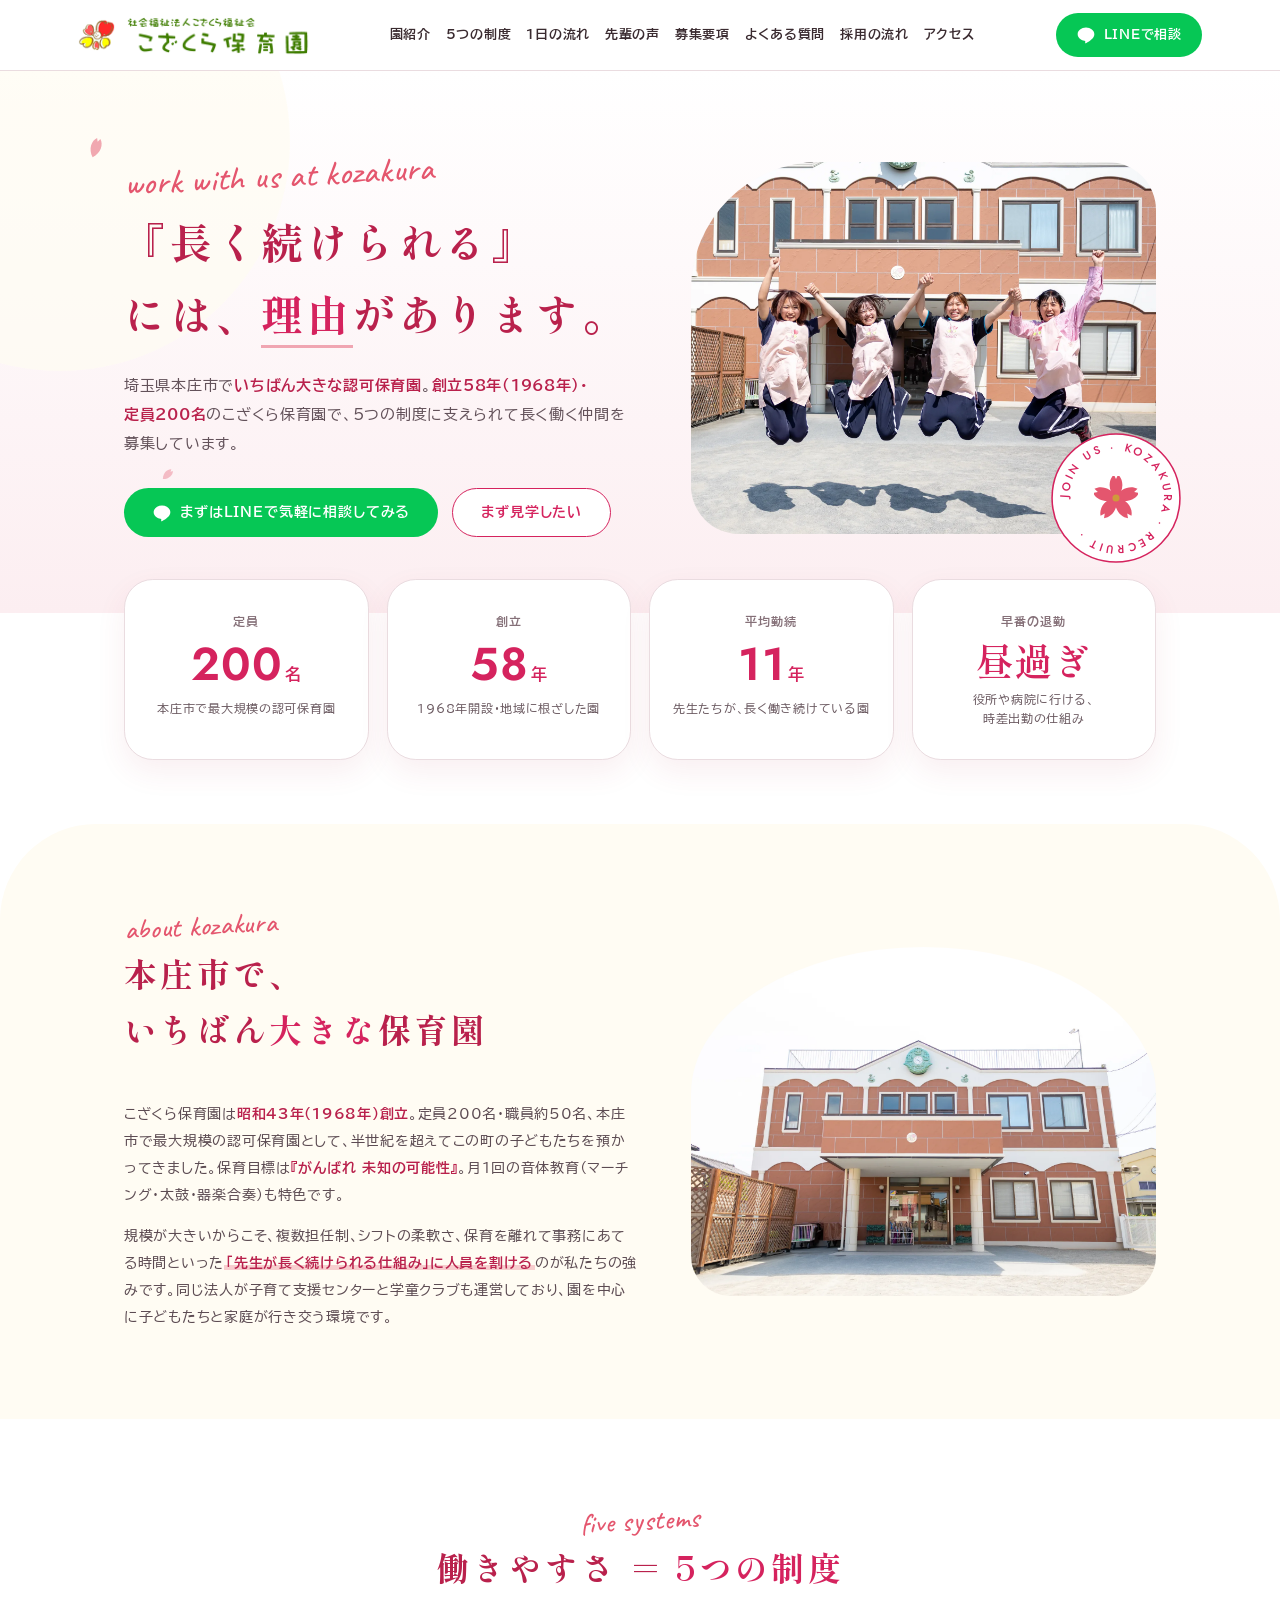
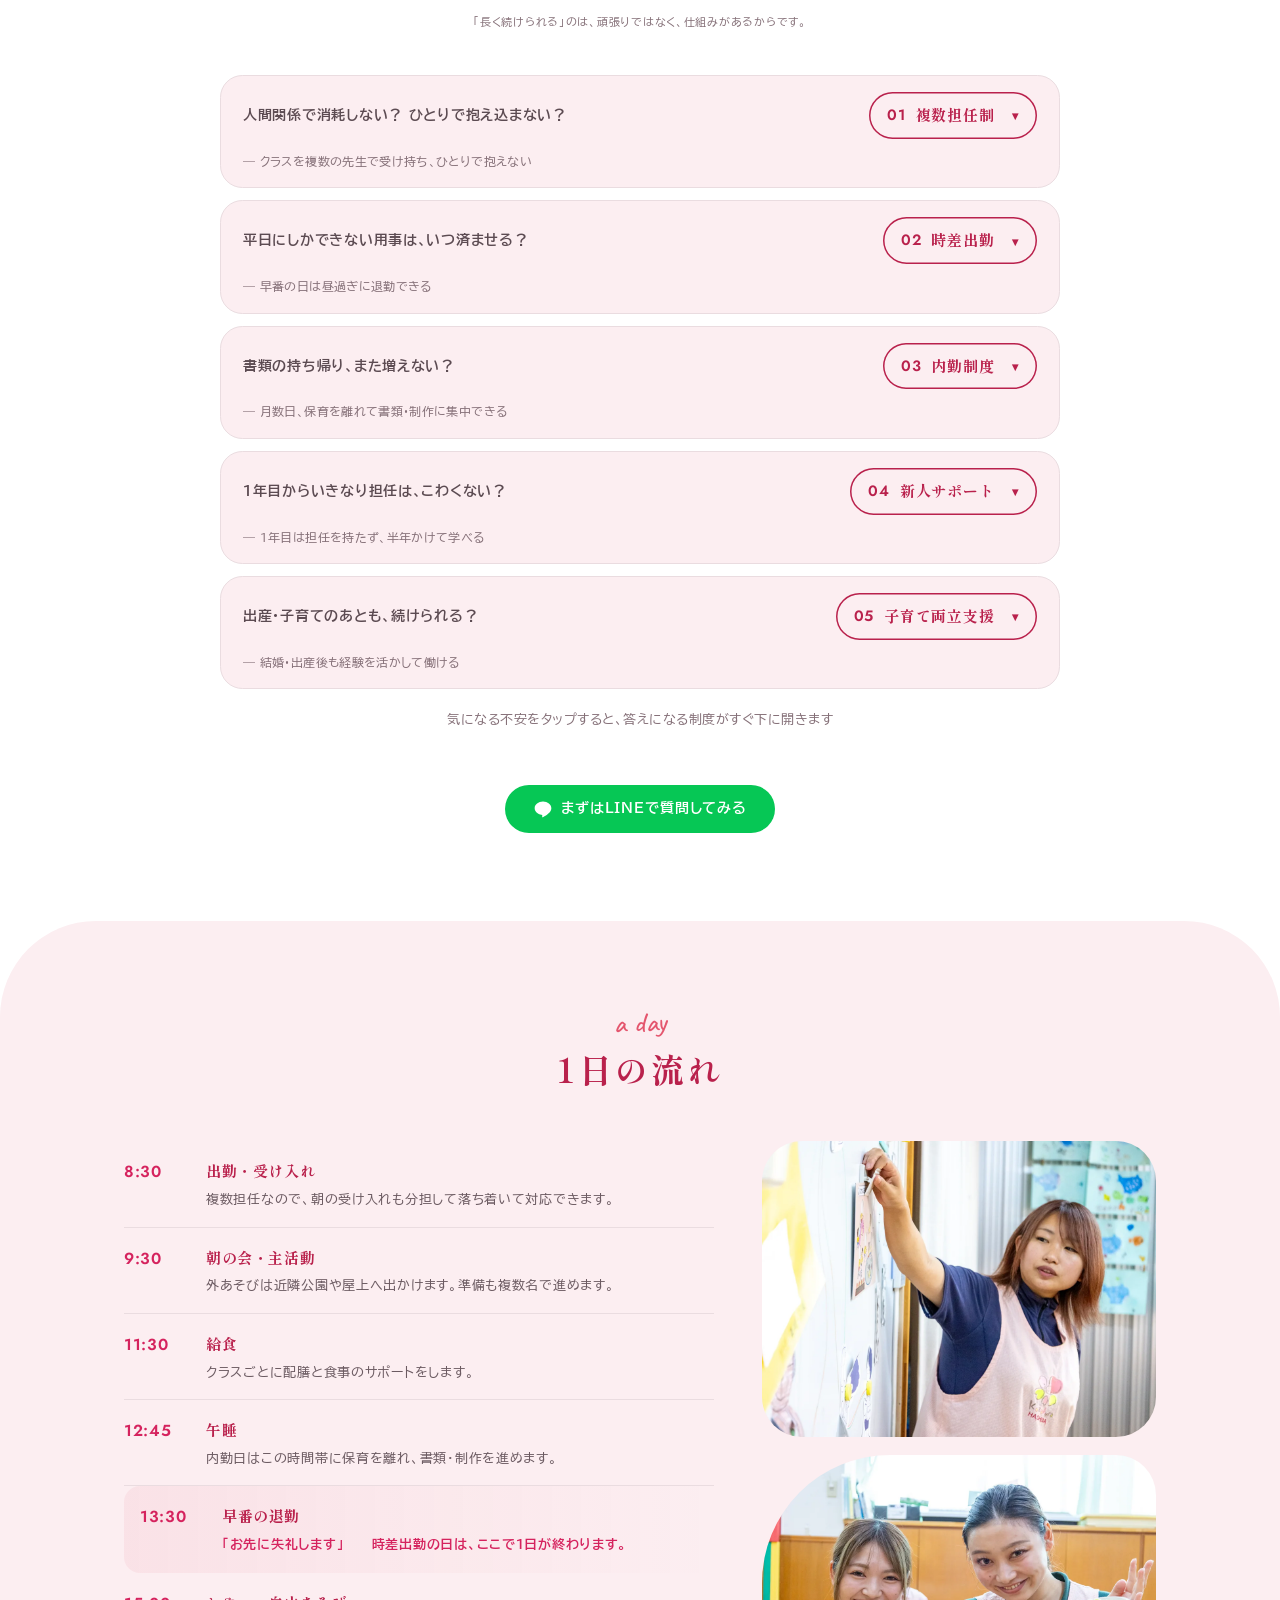
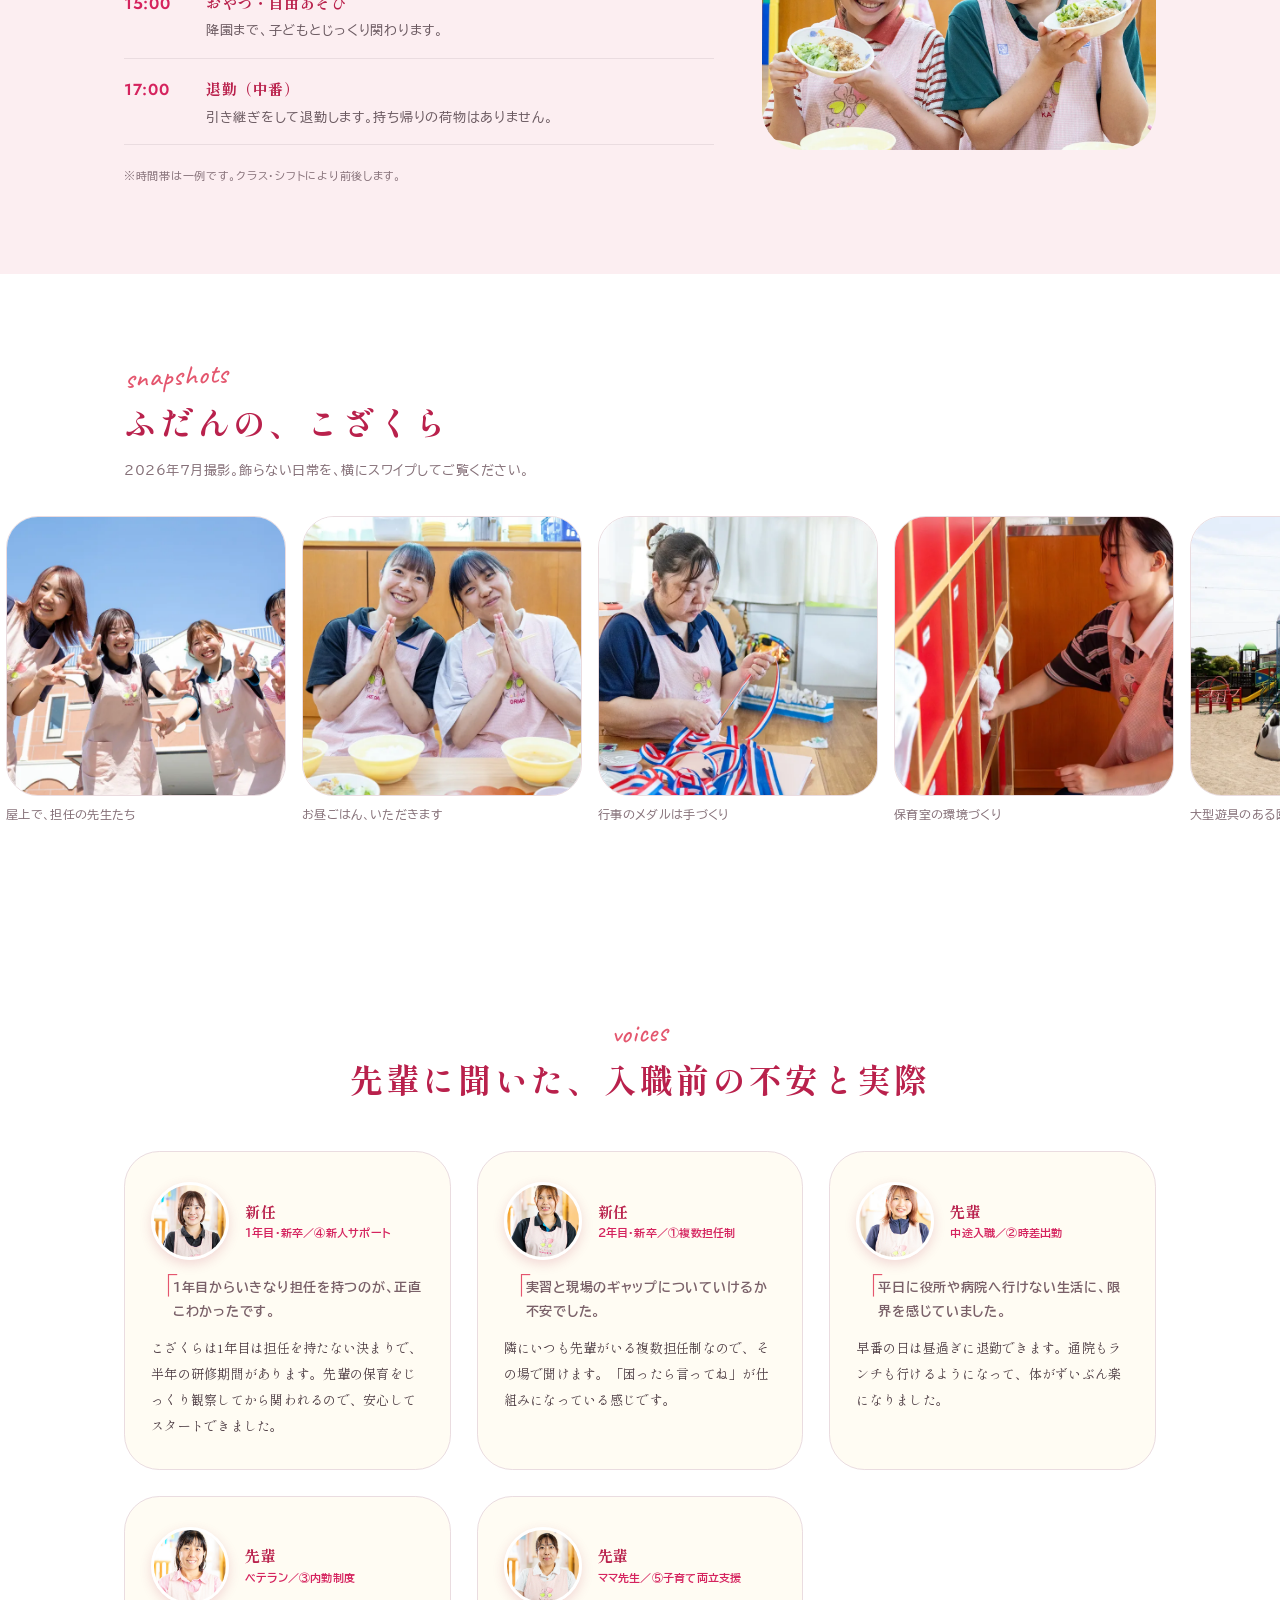
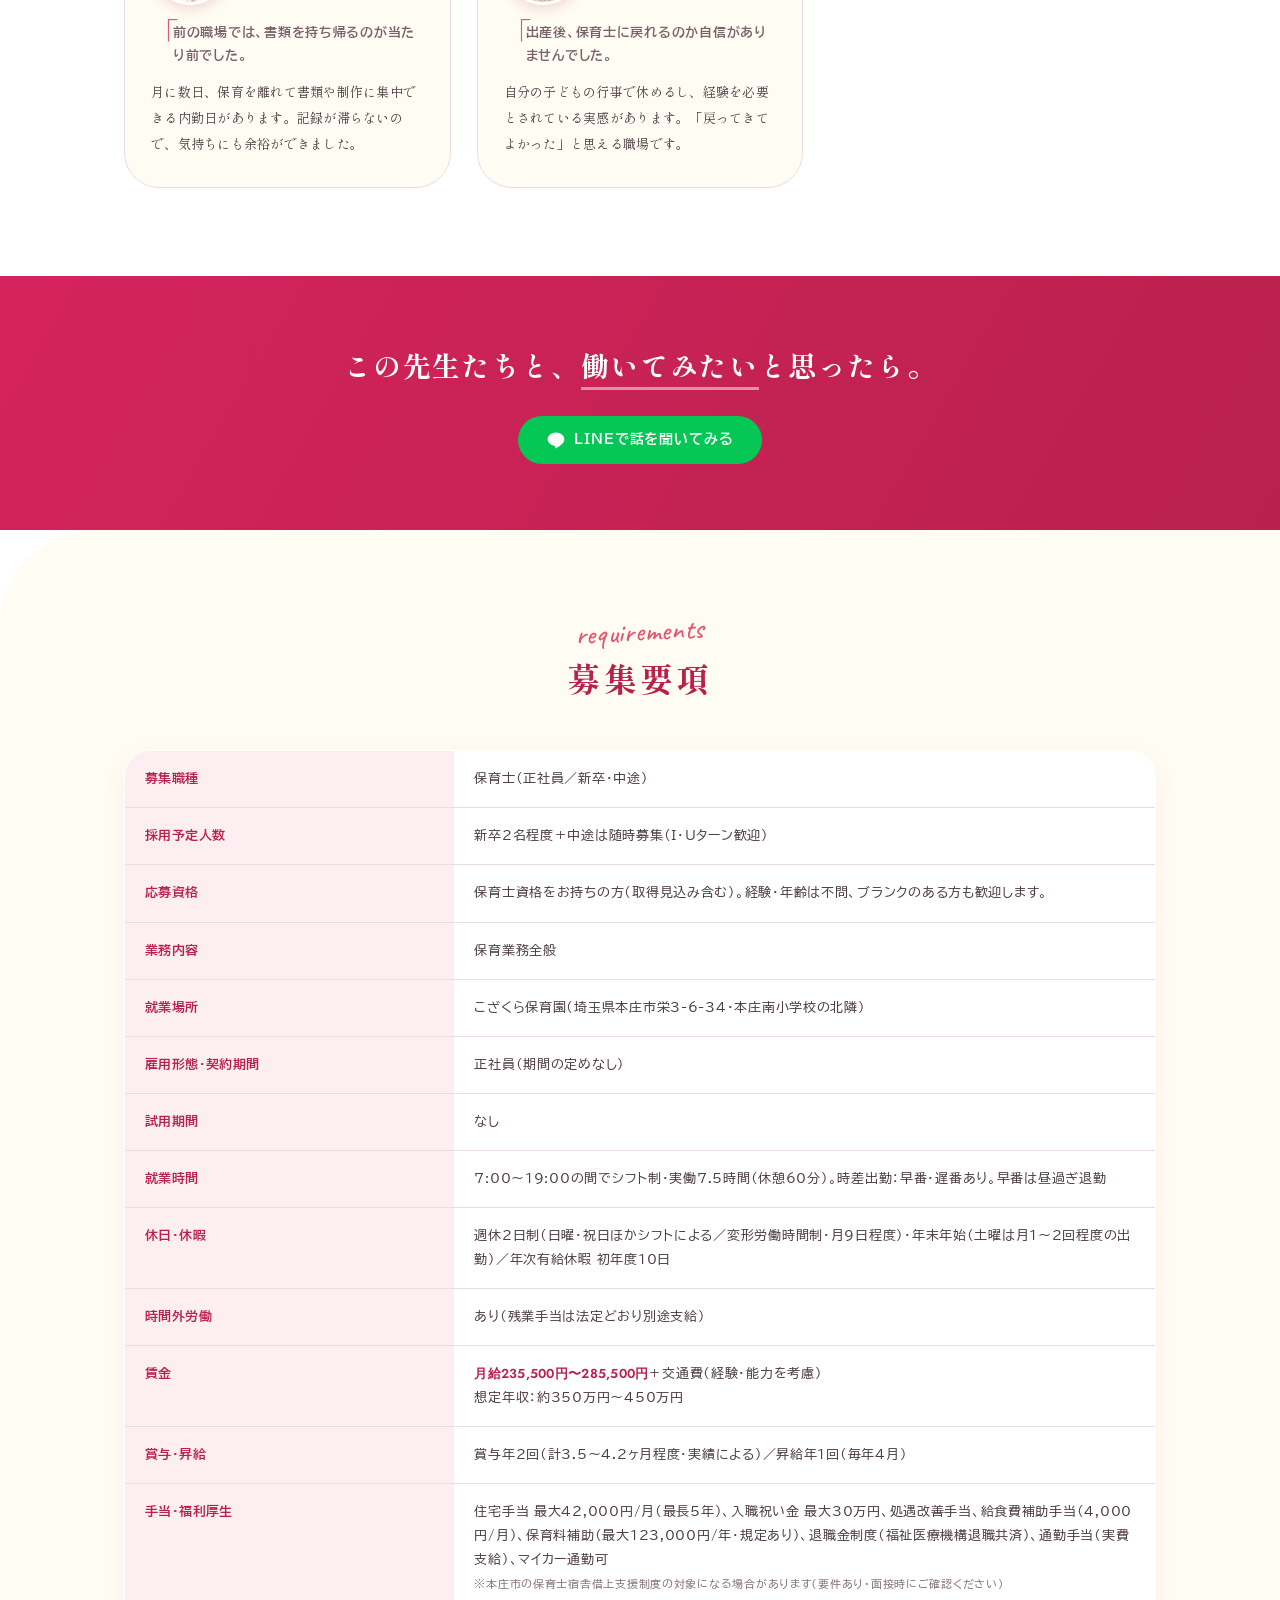
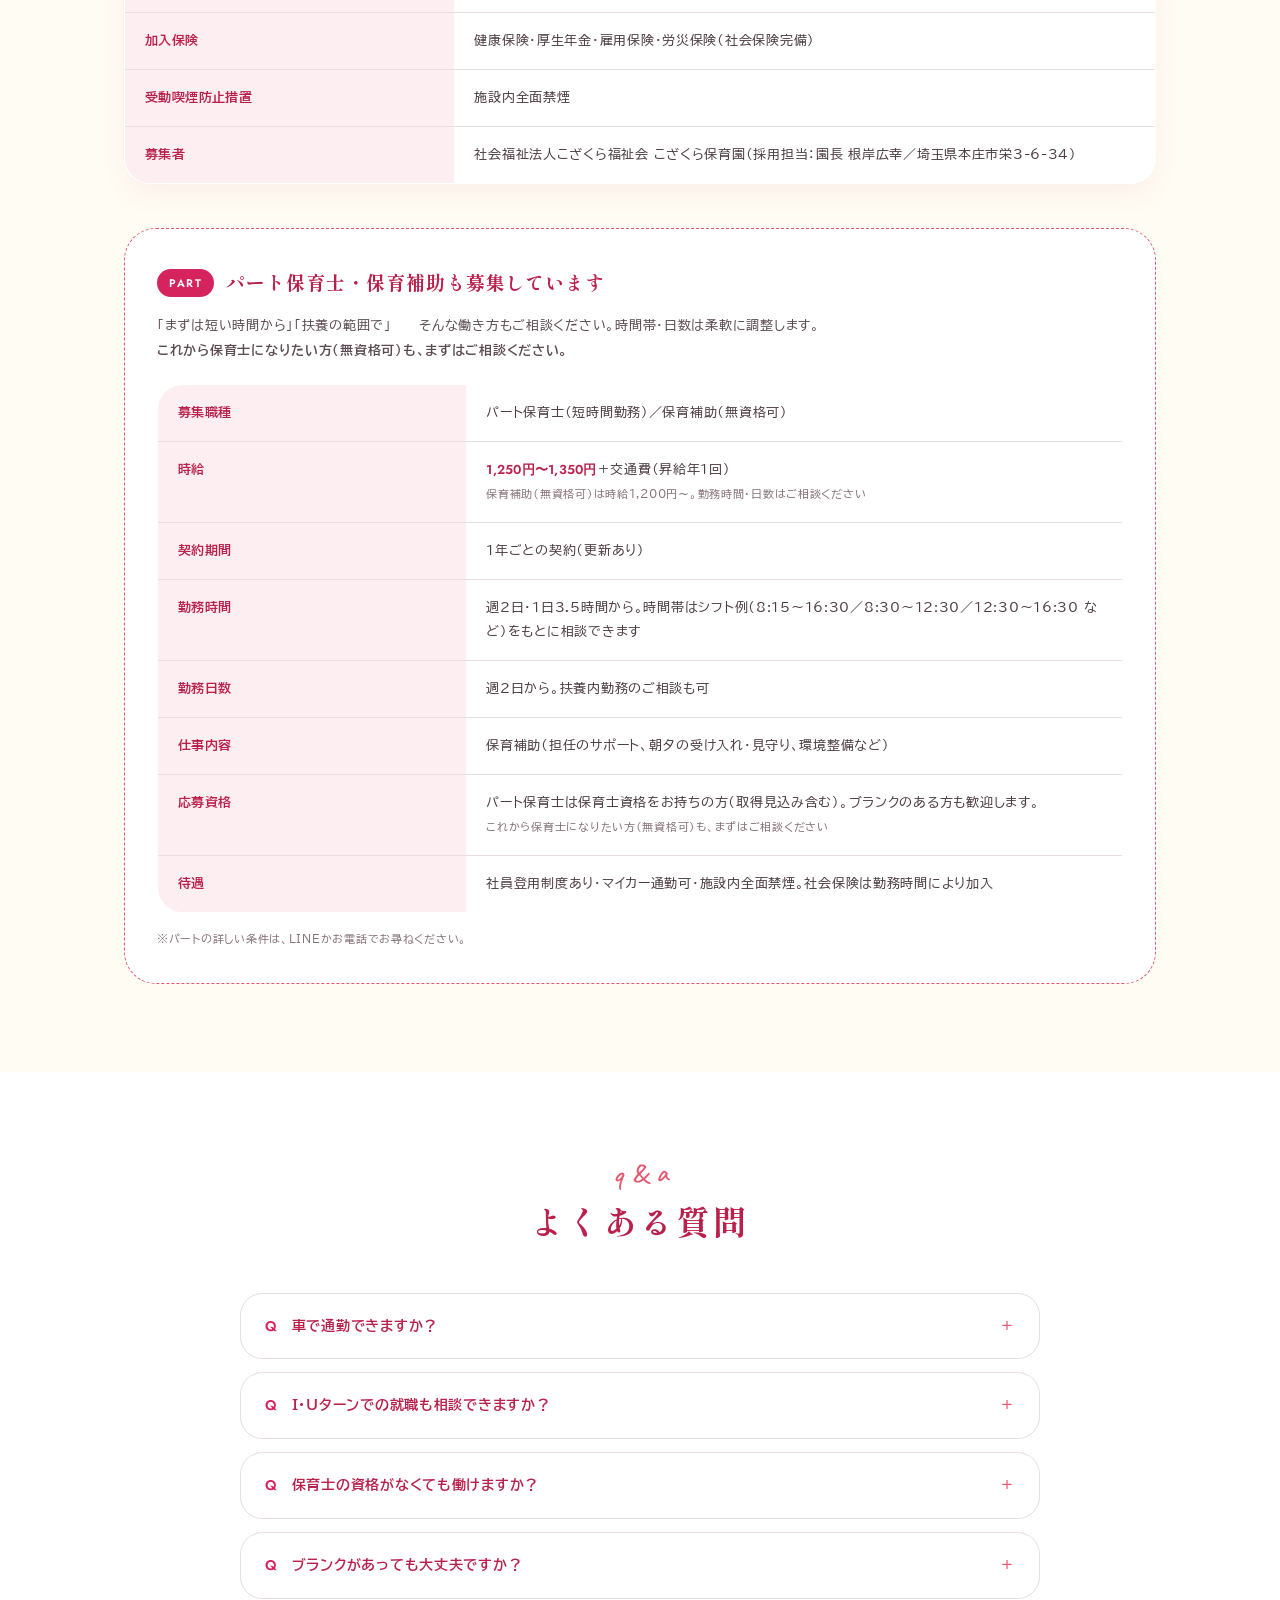
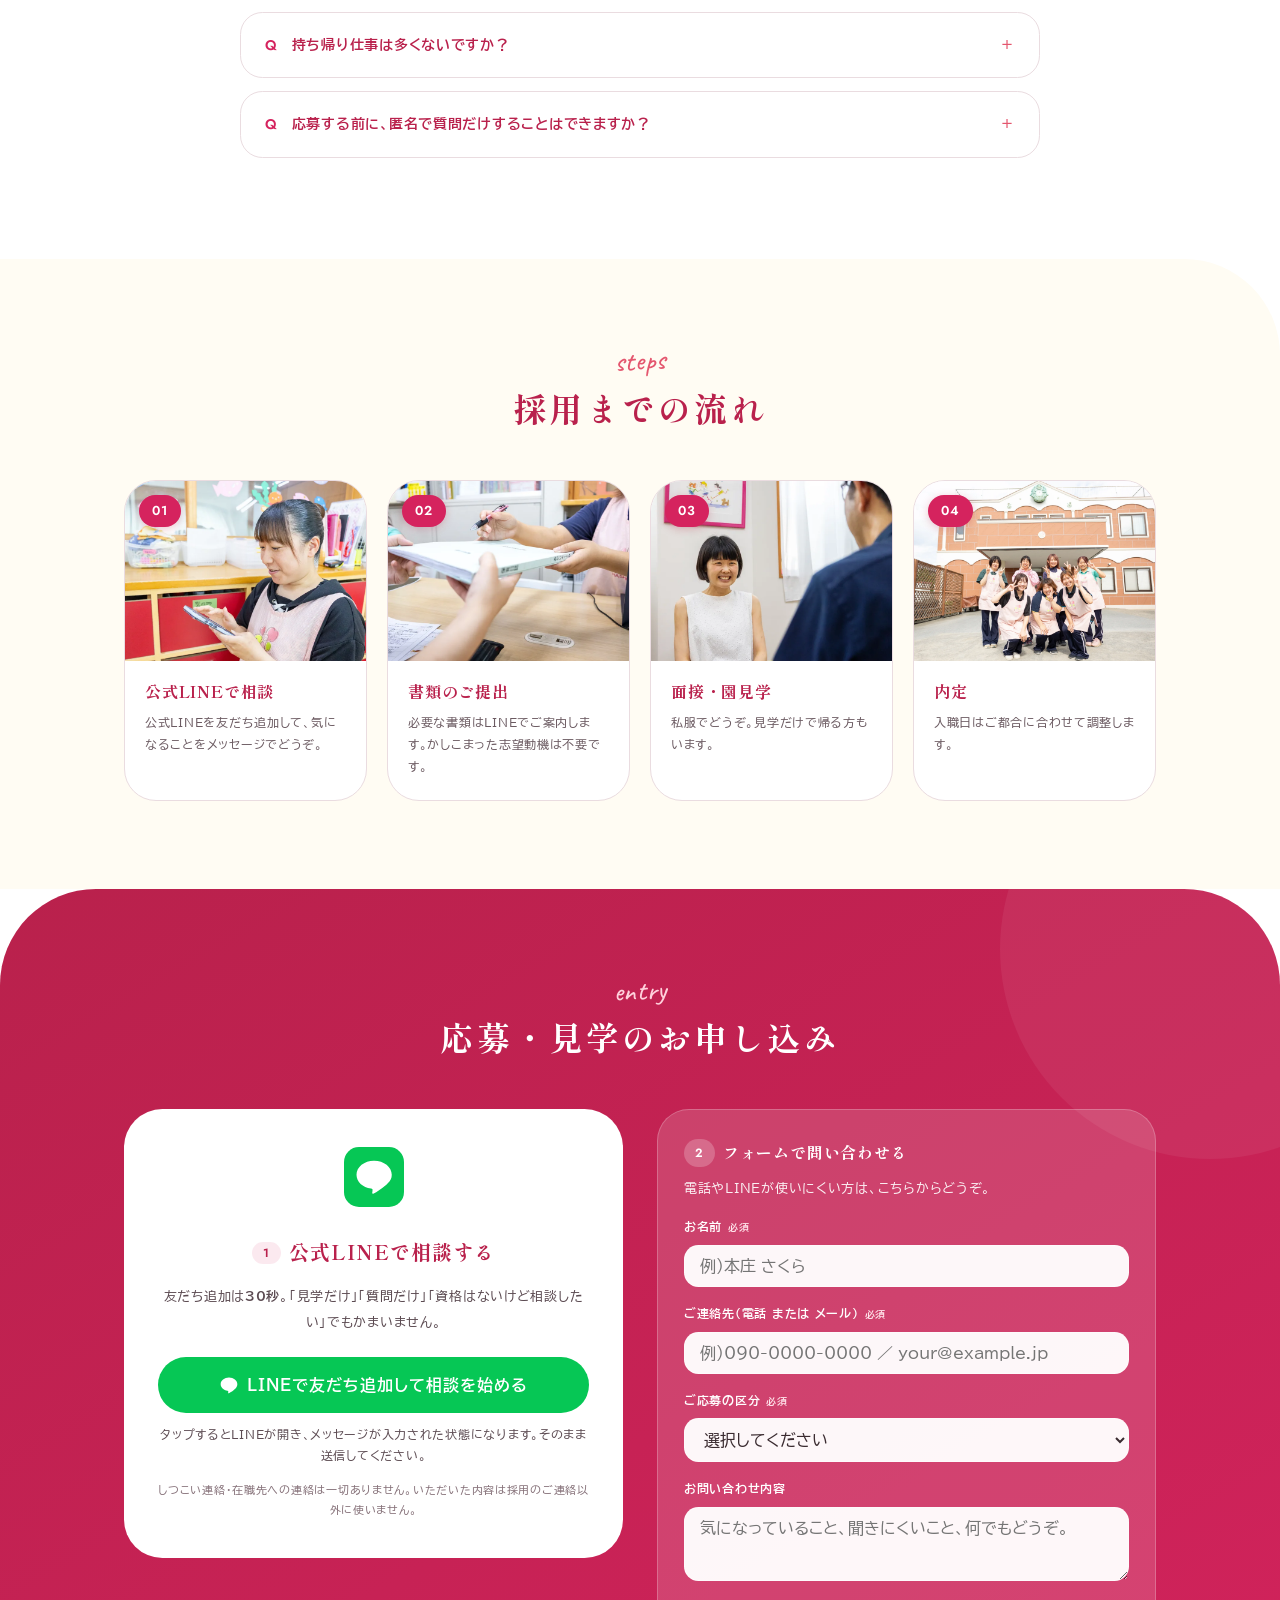
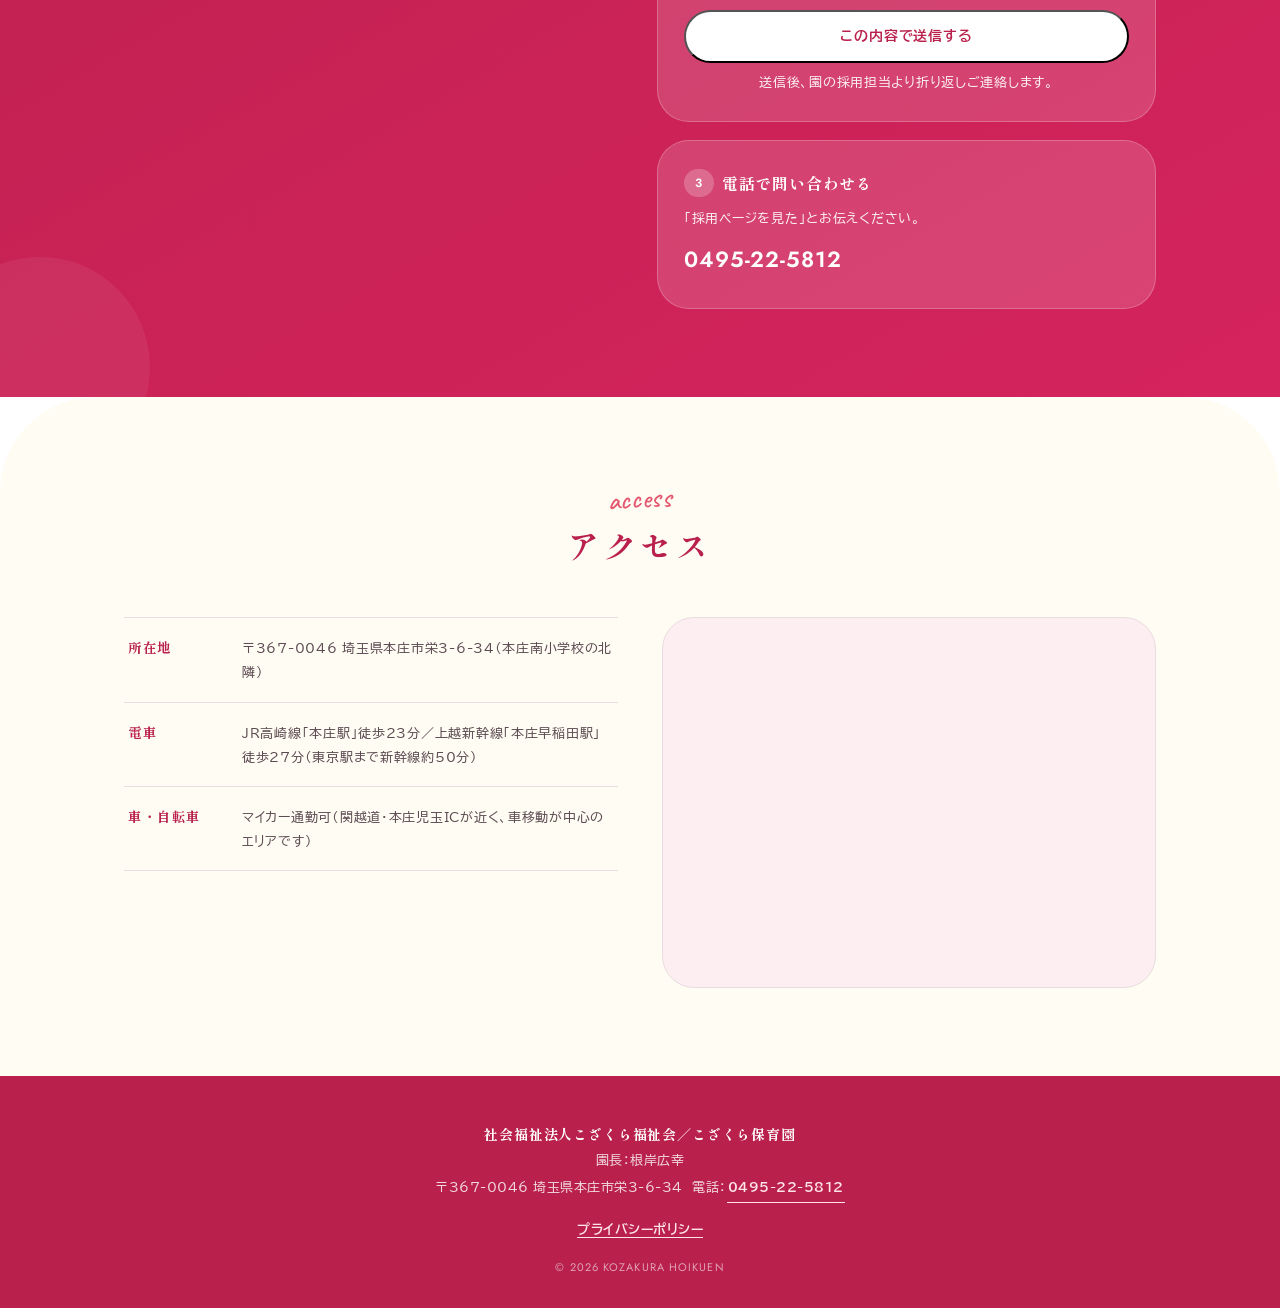
<file: index.html>
<!DOCTYPE html>
<html lang="ja">
<head>
<meta charset="UTF-8">
<meta name="viewport" content="width=device-width, initial-scale=1.0">
<!-- Google Tag Manager -->
<script>(function(w,d,s,l,i){w[l]=w[l]||[];w[l].push({'gtm.start':
new Date().getTime(),event:'gtm.js'});var f=d.getElementsByTagName(s)[0],
j=d.createElement(s),dl=l!='dataLayer'?'&l='+l:'';j.async=true;j.src=
'https://www.googletagmanager.com/gtm.js?id='+i+dl;f.parentNode.insertBefore(j,f);
})(window,document,'script','dataLayer','GTM-PXZXKWX7');</script>
<!-- End Google Tag Manager -->
<!-- 公開時: 本番ドメイン確定後にこのnoindexを削除する（レビューURLのまま公開しない） -->
<meta name="robots" content="noindex,nofollow">
<meta name="format-detection" content="telephone=no">
<title>保育士採用｜こざくら保育園（埼玉県本庄市）・5つの制度で長く働ける園</title>
<meta name="description" content="埼玉県本庄市で最大規模・創立58年のこざくら保育園の保育士採用ページ。複数担任制・時差出勤・内勤制度・新人サポート・子育て両立支援の5つの制度で、長く続けられる働き方を用意しています。相談はLINEから。">
<!-- favicon: ヘッダーロゴと同じ五弁桜（自己完結SVG・外部ファイル不要） -->
<link rel="icon" type="image/svg+xml" href="data:image/svg+xml,%3Csvg xmlns='http://www.w3.org/2000/svg' viewBox='-34 -34 68 68'%3E%3Cdefs%3E%3Cpath id='p' d='M0 8C-12 -4 -11 -20 -3 -27L0 -21L3 -27C11 -20 12 -4 0 8Z'/%3E%3C/defs%3E%3Cg fill='%23E4566E'%3E%3Cuse href='%23p' transform='translate(0 -6)'/%3E%3Cuse href='%23p' transform='rotate(72) translate(0 -6)'/%3E%3Cuse href='%23p' transform='rotate(144) translate(0 -6)'/%3E%3Cuse href='%23p' transform='rotate(216) translate(0 -6)'/%3E%3Cuse href='%23p' transform='rotate(288) translate(0 -6)'/%3E%3C/g%3E%3Ccircle r='4' fill='%23CF9A3C'/%3E%3C/svg%3E">
<!-- ▼公開時に有効化: OGP（本番ドメイン確定後にURLを入れて有効化する）
<meta property="og:type" content="website">
<meta property="og:title" content="保育士採用｜こざくら保育園（埼玉県本庄市）">
<meta property="og:description" content="5つの制度で長く続けられる園。ご相談はLINEから受け付けています。">
<meta property="og:url" content="https://＜本番ドメイン＞/">
<meta property="og:image" content="https://＜本番ドメイン＞/images/ogp.jpg">
<meta name="twitter:card" content="summary_large_image">
▲OGPここまで -->
<!-- 計測イベント: line_click / tel_click / form_submit / cta_click（本文末尾のスクリプトがdataLayerへpush） -->
<link rel="preconnect" href="https://fonts.googleapis.com">
<link rel="preconnect" href="https://fonts.gstatic.com" crossorigin>
<link href="https://fonts.googleapis.com/css2?family=Shippori+Mincho:wght@500;600;700;800&family=BIZ+UDPGothic:wght@400;700&family=Caveat:wght@500;600&family=Jost:wght@400;500;600&display=swap" rel="stylesheet">
<style>
/* ============================================================
   こざくら保育園 採用LP 確定版（ヒトトナリ流・2026-08-18 園決定）
   明朝×手書き英字×効かせ色=深い桜×有機的な丸×さりげない動き
   ============================================================ */
:root{
  /* --- 効かせ色（深い桜）--- */
  --accent:      #D5235E;   /* 主役 */
  --accent-deep: #B9214C;   /* 主役の暗部（見出し文字・フッター） */
  --accent-sub:  #E4566E;   /* 主役の明部（下線・hand英字・マーカー） */
  --accent-2nd:  #CF9A3C;   /* 第2アクセント（金茶・控えめに。文字には使わない=罫線・面のみ） */
  --accent-2nd-deep:#82611A; /* 金茶の文字用暗部（白地でAA 4.5:1以上・2026-08-18監査反映） */

  /* --- 受けの淡色 --- */
  --pale-1: #FCEEF1;   /* 桜の淡色 */
  --pale-2: #FFFCF3;   /* クリーム */
  --pale-3: #FDF0F1;   /* 差し色の淡色 */

  /* --- 基本色 --- */
  --ink:  #3a2b30;
  --gray: #857078;
  --line: #EADCE0;

  /* --- LINE緑（主導線）--- */
  --line-green: #06C755;
  --line-green-dark:#05A648;

  /* --- フォント3層 --- */
  --serif:"Shippori Mincho","Yu Mincho","Hiragino Mincho ProN",serif;
  --gothic:"BIZ UDPGothic","Hiragino Sans","Yu Gothic","Meiryo",sans-serif;
  --hand:"Caveat",cursive;
  --num:"Jost",sans-serif;
  --ease:cubic-bezier(0.4,0,0.2,1);
}
*{margin:0;padding:0;box-sizing:border-box}
html{scroll-behavior:smooth}
body{font-family:var(--gothic);color:var(--ink);line-height:2.05;letter-spacing:.05em;background:#fff;font-size:14.5px;overflow-x:hidden}
a{color:inherit;text-decoration:none}
img{max-width:100%;display:block}
.wrap{max-width:1080px;margin:0 auto;padding:0 24px}

.nw{white-space:nowrap}

/* 手書き英字ラベル（英字のみ・日本語には使わない） */
.hand{font-family:var(--hand);font-weight:500;font-size:30px;color:var(--accent-sub);transform:rotate(-3deg);display:inline-block;line-height:1}
/* 注意: 見出し下線・マーカー等の rgba(228,86,110,X) は --accent-sub の直書き値。効かせ色を変える際は手動同期が必要 */

/* ボタン */
.btn{display:inline-flex;align-items:center;justify-content:center;gap:8px;font-weight:700;border-radius:99px;font-size:14px;padding:13px 28px;min-height:48px;transition:all .4s var(--ease);font-family:var(--gothic);letter-spacing:.06em;text-align:center;line-height:1.5}
.btn:hover{transform:translateY(-2px);box-shadow:0 8px 20px rgba(0,0,0,.15)}
.btn:focus-visible{outline:3px solid var(--accent-sub);outline-offset:2px}
.btn{flex-wrap:wrap}
/* LINE緑=主導線 */
.btn-line-green{background:var(--line-green);color:#fff}
.btn-line-green:hover{box-shadow:0 8px 22px rgba(6,199,85,.38)}
.btn-line-green .ico{width:20px;height:20px;flex-shrink:0}
/* サブ導線（枠線・桜） */
.btn-outline{border:1.5px solid var(--accent);color:var(--accent);background:#fff}
/* （btn-ghost・chip-checkは未使用のため削除・2026-08-18監査反映） */

/* ============ ヘッダー（sticky） ============ */
.site-header{position:sticky;top:0;background:rgba(255,255,255,.94);backdrop-filter:blur(10px);z-index:100;border-bottom:1px solid var(--line)}
.hd-in{display:flex;align-items:center;justify-content:space-between;height:70px;max-width:1160px;margin:0 auto;padding:0 18px;gap:12px}
.logo{display:flex;align-items:center;gap:11px;font-family:var(--serif);font-weight:800;font-size:18px;color:var(--accent-deep);letter-spacing:.08em;white-space:nowrap}
.logo .logo-img{height:39px;width:auto;display:block}
.logo .logo-mark{height:32px;width:auto;display:block;flex-shrink:0}
nav.g ul{display:flex;gap:15px;list-style:none;font-size:12.5px;font-weight:700}
nav.g a{position:relative;padding:6px 0;color:var(--ink);white-space:nowrap}
nav.g a::after{content:"";position:absolute;left:0;bottom:0;width:0;height:2px;background:var(--accent);transition:width .4s var(--ease)}
nav.g a:hover::after{width:100%}
.hd-cta{display:flex;align-items:center;gap:10px}
.hd-cta .btn{padding:10px 20px;font-size:13px;min-height:44px;flex-wrap:nowrap;white-space:nowrap}
@media(max-width:1040px){nav.g{display:none}}
/* モバイルメニュー（PCナビ非表示帯=1040px以下で出す） */
.hd-cta{display:flex;align-items:center;gap:10px}
.sp-menu{display:none;position:relative}
@media(max-width:1040px){.sp-menu{display:block}}
.sp-menu summary{list-style:none;cursor:pointer;display:flex;align-items:center;gap:6px;min-height:44px;padding:9px 14px;border:1.5px solid var(--accent);border-radius:99px;color:var(--accent-deep);font-family:var(--gothic);font-weight:700;font-size:12.5px;letter-spacing:.06em;white-space:nowrap;user-select:none}
.sp-menu summary::-webkit-details-marker{display:none}
.sp-menu[open] summary{background:var(--pale-1)}
.sp-menu-panel{position:absolute;right:0;top:calc(100% + 10px);background:#fff;border-radius:1.6rem;box-shadow:0 14px 38px rgba(60,20,35,.16);padding:10px;min-width:216px;z-index:120}
.sp-menu-panel ul{list-style:none;margin:0;padding:0}
.sp-menu-panel a{display:block;padding:12px 18px;font-family:var(--gothic);font-size:14px;font-weight:700;color:var(--ink);border-radius:12px;letter-spacing:.04em}
.sp-menu-panel a:active,.sp-menu-panel a:hover{background:var(--pale-1);color:var(--accent-deep)}
section[id]{scroll-margin-top:64px}
@media(max-width:1120px){nav.g ul{gap:11px;font-size:12px}.hd-cta .btn{white-space:nowrap}} /* 8項目ナビ＋CTAを1行維持 */
@media(max-width:520px){.logo{gap:8px}.logo .logo-img{height:37px}.logo .logo-mark{height:34px}.hd-cta .btn{display:none}}  /* SPはスティッキー＋ヒーローがLINE導線＝ヘッダー内はメニューだけ残しロゴに幅を譲る */

/* ============ ヒーロー ============ */
.hero{position:relative;padding:88px 0 76px;overflow:hidden;background:linear-gradient(180deg,#fff 0%,var(--pale-1) 100%)}
.hero-bg-circle{position:absolute;border-radius:50%;background:var(--pale-2);z-index:1;opacity:.7}
/* 桜の花びら散らし */
.petal-deco{position:absolute;inset:0;z-index:1;pointer-events:none}
.petal-deco .p{position:absolute;width:34px;height:34px;opacity:.5;color:var(--accent-sub);animation:sway 7s ease-in-out infinite}
.petal-deco .p svg{width:100%;height:100%;fill:currentColor}
.petal-deco .p1{top:12%;left:6%;transform:rotate(18deg);animation-delay:-.5s}
.petal-deco .p2{top:26%;right:9%;width:24px;transform:rotate(-22deg);animation-delay:-2.4s;opacity:.4}
.petal-deco .p3{bottom:22%;left:12%;width:22px;transform:rotate(46deg);animation-delay:-4s;opacity:.35}
.petal-deco .p4{top:60%;right:16%;width:30px;transform:rotate(8deg);animation-delay:-1.2s}
.petal-deco .p5{bottom:12%;right:30%;width:20px;transform:rotate(-40deg);animation-delay:-3.2s;opacity:.4}
@keyframes sway{0%,100%{transform:translateY(0) rotate(0)}50%{transform:translateY(-12px) rotate(10deg)}}
.hero .wrap{display:grid;grid-template-columns:1.05fr .95fr;gap:52px;align-items:center;position:relative;z-index:2}
.hero .hand{font-size:34px;margin-bottom:12px}
/* 改行設計: 『長く続けられる』/には、理由があります。の2行固定（<br>）。
   サイズはこの2行が360px〜PCカラム(約515px)に収まる上限で決めている＝変えるときは両幅で再確認 */
.hero h1{font-family:var(--serif);font-weight:700;font-size:clamp(25px,4.4vw,42px);color:var(--accent-deep);line-height:1.72;letter-spacing:.09em}
@media(max-width:430px){.hero h1{font-size:24px;letter-spacing:.05em}} /* 360pxでも「には、理由があります。」を1行に収める（末尾1文字の泣き別れ防止） */
.hero h1 em{font-style:normal;color:var(--accent);border-bottom:3px solid rgba(228,86,110,.5);padding-bottom:2px}
.hero .lead{margin-top:22px;font-size:14.5px;color:#63525a;line-height:2}
.hero .lead strong{color:var(--accent-deep);font-weight:700}
.hero-cta{margin-top:30px;display:flex;gap:14px;flex-wrap:wrap}
.hero-cta .btn-note{flex-basis:100%;font-size:11.5px;color:var(--gray);margin-top:-2px;letter-spacing:.02em}
@media(max-width:767px){.hero-cta{justify-content:center}} /* SPは2段目の見学ボタンを中央に（リクレボ指示2026-08-20） */
.hero-visual{position:relative}
/* 運用: 実写真<img>への差し替え時もaspect-ratio指定を維持するか、width/height属性を必ず付与すること（CLS対策） */
.photo-ph{background:
  repeating-linear-gradient(45deg,rgba(255,255,255,.20) 0 16px,transparent 16px 32px),
  linear-gradient(140deg,#E88BA0,#D5235E 62%,#CF9A3C);
  display:flex;align-items:center;justify-content:center;color:#fff;font-weight:700;font-size:12.5px;letter-spacing:.08em;text-align:center;line-height:1.9;padding:20px}
.hero-visual .photo-ph{aspect-ratio:5/4;border-radius:8rem 3rem 3rem 3rem}
.ph-note{font-size:10.5px;letter-spacing:.04em;opacity:.9;display:block;margin-top:6px;font-weight:400}
/* 実写真差し替え済みスロット: プレースホルダ用paddingを打ち消し、枠形状は維持してcoverで敷き詰める */
img.photo-ph{object-fit:cover;width:100%;height:auto;padding:0;display:block}
/* 回転バッジ（桜色・中央に桜マーク） */
.spin-badge{position:absolute;right:-26px;bottom:-30px;width:132px;height:132px;z-index:3}
.spin-badge .rot{animation:rotation 20s linear infinite;transform-origin:50% 50%}
@keyframes rotation{to{transform:rotate(360deg)}}
.spin-badge .badge-core{position:absolute;left:50%;top:50%;transform:translate(-50%,-50%);width:44px;height:44px}
@media(prefers-reduced-motion:reduce){.spin-badge .rot,.petal-deco .p{animation:none}}
@media(max-width:900px){.hero .wrap{grid-template-columns:1fr;gap:40px}.hero{padding:52px 0 60px}.spin-badge{right:6px;width:112px;height:112px}}

/* ============ セクション共通 ============ */
section{padding:88px 0}
.sec-head{margin-bottom:44px}
.sec-head .hand{margin-bottom:2px;font-size:28px}
.sec-head h2{font-family:var(--serif);font-weight:700;font-size:clamp(23px,3vw,33px);color:var(--accent-deep);letter-spacing:.1em;line-height:1.7;text-wrap:balance}
.sec-head h2 em{font-style:normal;color:var(--accent);position:relative}
.sec-head h2 em::after{content:"";position:absolute;left:0;right:0;bottom:-2px;height:6px;background:rgba(228,86,110,.22);border-radius:99px;z-index:-1}
.sec-head.center{text-align:center}
.sec-note{font-size:11px;color:var(--gray);margin-top:16px;line-height:1.8}
@supports (animation-timeline: view()){
  @media(prefers-reduced-motion:no-preference){
    .fade-up{animation:fadeup both;animation-timeline:view();animation-range:entry 0% entry 40%}
    @keyframes fadeup{from{opacity:0;transform:translateY(30px)}to{opacity:1;transform:none}}
  }
}

/* ============ 数字 ============ */
.numbers{padding:0;margin-top:-34px;position:relative;z-index:5}
.num-grid{display:grid;grid-template-columns:repeat(4,1fr);gap:18px}
.num-card{background:#fff;border:1px solid var(--line);border-radius:1.8rem;text-align:center;padding:30px 16px;box-shadow:0 12px 30px rgba(184,50,79,.08)}
.num-card .k{font-size:11.5px;font-weight:700;color:var(--gray);letter-spacing:.08em}
.num-card .v{font-family:var(--num);font-weight:600;font-size:clamp(34px,4vw,46px);color:var(--accent);line-height:1.15;letter-spacing:.02em;margin-top:4px}
.num-card .v.txt{font-family:var(--serif);font-size:clamp(28px,3.4vw,38px)}
.num-card .v small{font-size:16px;font-family:var(--gothic);margin-left:2px}
.num-card .d{font-size:11.5px;font-weight:400;color:#6b5a61;margin-top:8px;line-height:1.7}
.num-card sup{font-size:9px;color:var(--gray)}
@media(max-width:900px){.num-grid{grid-template-columns:1fr 1fr}}
@media(max-width:460px){.num-grid{grid-template-columns:1fr}}

/* ============ 園紹介 ============ */
.about{background:var(--pale-2);border-radius:6rem 6rem 0 0;margin-top:64px}
.about-in{display:grid;grid-template-columns:1.05fr .95fr;gap:52px;align-items:center}
.about-in .photo-ph{aspect-ratio:16/12;border-radius:50% 50% 2.5rem 2.5rem / 42% 42% 2.5rem 2.5rem}
.about-body h3{font-family:var(--serif);font-weight:700;font-size:22px;color:var(--accent-deep);line-height:1.85;letter-spacing:.08em;margin-bottom:16px}
.about-body p{font-size:13.5px;color:#5c4b52;margin-top:14px;line-height:2}
.about-body strong{color:var(--accent-deep);font-weight:700}
.about-body .marker{background:linear-gradient(transparent 62%,rgba(228,86,110,.28) 62%);padding:0 2px}
.about-body .req-sub{font-size:11px;color:var(--gray)}
@media(max-width:900px){.about-in{grid-template-columns:1fr}.about{border-radius:4rem 4rem 0 0}}

/* ============ 5つの制度 ============ */
.features{background:#fff}
/* fear-map */
.fear-map{list-style:none;max-width:840px;margin:0 auto 52px;display:grid;gap:12px}
.fear-map li{display:grid;grid-template-columns:1fr auto;gap:16px;align-items:center;background:var(--pale-1);border:1px solid var(--line);border-radius:1.4rem;padding:16px 22px}
.fear-map .fear-q{font-size:13.5px;color:#5c4b52;font-weight:700;line-height:1.7}
.fear-map .fear-a{display:inline-flex;align-items:center;gap:10px;font-family:var(--serif);font-weight:700;font-size:15px;color:#fff;background:var(--accent);border-radius:99px;padding:8px 18px;white-space:nowrap;transition:all .3s var(--ease)}
.fear-map .fear-a:hover{background:var(--accent-deep);transform:translateY(-1px)}
.fear-map .fear-a .num{font-family:var(--num);font-weight:600;letter-spacing:.05em}
@media(max-width:640px){.fear-map li{grid-template-columns:1fr;gap:10px}.fear-map .fear-a{justify-self:start}}
/* --- 5制度のプルダウン化（2026-08-06）: 不安の行の直下に制度カードが開く。JS無効時は従来どおり全カード縦積み --- */
/* 1行要約: 閉じた状態でも5制度の便益を比較できるようにする（Codex反証R2の妥協案） */
.fear-sum{grid-column:1/-1;font-size:12px;color:var(--gray);letter-spacing:.03em;line-height:1.7;margin-top:-4px}
.fear-sum::before{content:"— ";opacity:.6}
.fear-hint{text-align:center;font-size:12.5px;color:var(--gray);margin:-40px auto 44px;letter-spacing:.04em}
.features.is-drop .fear-map{margin-bottom:0}
.features.is-drop .fear-hint{margin:18px auto 0}
.features.is-drop .fear-map li{cursor:pointer;transition:border-color .3s var(--ease),background-color .3s var(--ease),box-shadow .3s var(--ease)}
.features.is-drop .fear-map li.is-active{border-color:var(--accent);background:#fff;box-shadow:0 6px 18px rgba(43,43,58,.07)}
.features.is-drop .fear-a::after{content:"▾";margin-left:8px;display:inline-block;transition:transform .3s var(--ease);font-size:12px}
.features.is-drop li.is-active .fear-a::after{transform:rotate(180deg)}
.features.is-drop .fear-map li:not(.is-active) .fear-a{background:transparent;color:var(--accent-deep);box-shadow:inset 0 0 0 1.5px var(--accent-deep)}
.features.is-drop .fear-map li:not(.is-active) .fear-a:hover{background:var(--pale-3);transform:none}
.features.is-drop .fear-map li .feature-card{grid-column:1/-1;display:none;margin-top:16px;cursor:auto}
.features.is-drop .fear-map li .feature-card.is-open{display:grid;animation:featIn .45s var(--ease) both}
.features.is-drop .feature-list{display:none}
@keyframes featIn{from{opacity:0;transform:translateY(-8px)}to{opacity:1;transform:none}}
/* DOM移動でnth-childの偶奇・角丸バリエーションが失われるため、JS付与の.pos-Nで復元 */
.feature-card.pos-2,.feature-card.pos-4{grid-template-columns:1.1fr .9fr}
.feature-card.pos-2 .feature-media,.feature-card.pos-4 .feature-media{order:2}
.feature-card.pos-1 .photo-ph{border-radius:3rem 8rem 3rem 3rem}
.feature-card.pos-2 .photo-ph{border-radius:8rem 3rem 3rem 3rem}
.feature-card.pos-3 .photo-ph{border-radius:2.5rem 2.5rem 6rem 2.5rem}
.feature-card.pos-4 .photo-ph{border-radius:3rem 3rem 3rem 8rem}
.feature-card.pos-5 .photo-ph{border-radius:3rem 8rem 3rem 3rem}
@media(max-width:820px){.feature-card.pos-2,.feature-card.pos-4{grid-template-columns:1fr}.feature-card.pos-2 .feature-media,.feature-card.pos-4 .feature-media{order:0}}
/* 動きの抑制設定を尊重 */
@media(prefers-reduced-motion:reduce){
  html{scroll-behavior:auto}
  .fade-up,.features.is-drop .fear-map li .feature-card.is-open{animation:none}
  .spin-badge .rot{animation:none}
}
/* feature cards */
.feature-list{display:grid;gap:34px}
.feature-card{display:grid;grid-template-columns:.9fr 1.1fr;gap:40px;align-items:center;scroll-margin-top:90px}
.feature-card:nth-child(even){grid-template-columns:1.1fr .9fr}
.feature-card:nth-child(even) .feature-media{order:2}
.feature-media .photo-ph{aspect-ratio:4/3}
.feature-card:nth-child(4n+1) .photo-ph{border-radius:3rem 8rem 3rem 3rem}
.feature-card:nth-child(4n+2) .photo-ph{border-radius:8rem 3rem 3rem 3rem}
.feature-card:nth-child(4n+3) .photo-ph{border-radius:2.5rem 2.5rem 6rem 2.5rem}
.feature-card:nth-child(4n) .photo-ph{border-radius:3rem 3rem 3rem 8rem}
.num-label{font-family:var(--num);font-weight:600;font-size:15px;color:var(--accent-2nd-deep);letter-spacing:.28em;display:flex;align-items:center;gap:14px;margin-bottom:8px}
.num-label::after{content:"";width:52px;height:1px;background:var(--accent-2nd)}
.num-label .who{font-family:var(--gothic);font-size:11px;letter-spacing:.06em;color:#fff;background:var(--accent-2nd-deep);border-radius:99px;padding:2px 12px}
.feature-body h3{font-family:var(--serif);font-weight:700;font-size:22px;color:var(--accent-deep);letter-spacing:.06em;line-height:1.6}
.feature-body h3 .sub{display:block;font-family:var(--gothic);font-size:12.5px;font-weight:700;color:var(--accent);margin-top:6px;letter-spacing:.04em}
.feature-body .desc{font-size:13.5px;color:#5c4b52;margin-top:14px;line-height:2}
.feature-voice{margin-top:16px;background:var(--pale-2);border-left:3px solid var(--accent-sub);border-radius:0 1rem 1rem 0;padding:14px 18px;font-family:var(--serif);font-size:13px;color:#4d3c43;line-height:1.9}
.feature-voice span{display:block;font-family:var(--gothic);font-size:10.5px;color:var(--gray);margin-top:6px;font-weight:700;letter-spacing:.03em}
@media(max-width:820px){.feature-card,.feature-card:nth-child(even){grid-template-columns:1fr;gap:22px}.feature-card:nth-child(even) .feature-media{order:0}}
.sec-cta{text-align:center;margin-top:52px}

/* ============ 1日の流れ ============ */
.day{background:var(--pale-1);border-radius:6rem 6rem 0 0}
.day-in{display:grid;grid-template-columns:1.2fr .8fr;gap:48px;align-items:start}
.timeline{list-style:none}
.timeline li{display:flex;gap:22px;padding:15px 0;border-bottom:1px solid var(--line);align-items:baseline}
.timeline li.hot{background:linear-gradient(90deg,rgba(228,86,110,.08),transparent);border-radius:1rem;padding:15px 16px;border-bottom:1px solid transparent}
.timeline .t{font-family:var(--num);font-weight:600;color:var(--accent);width:60px;flex-shrink:0;font-size:16px}
.timeline .tl-body h4{font-family:var(--serif);font-weight:700;font-size:15px;color:var(--accent-deep);letter-spacing:.04em}
.timeline .tl-body p{font-size:12.5px;color:#6b5a61;margin-top:2px;line-height:1.8}
.timeline .tl-body strong{color:var(--accent);font-weight:700}
.day-photos{display:grid;gap:18px}
.day-photos .photo-ph{aspect-ratio:4/3;border-radius:2.5rem}
.day-photos .photo-ph:nth-child(2){border-radius:8rem 2.5rem 2.5rem 2.5rem}
@media(max-width:820px){.day-in{grid-template-columns:1fr}.day{border-radius:4rem 4rem 0 0}}

/* ============ 先輩の声 ============ */
.voices{background:#fff}
.voice-grid{display:grid;grid-template-columns:repeat(3,1fr);gap:26px}
.voice-card{background:var(--pale-2);border:1px solid var(--line);border-radius:2.2rem;padding:30px 26px}
.voice-head{display:flex;align-items:center;gap:16px;margin-bottom:16px}
.voice-face{width:78px;height:78px;border-radius:50%;flex-shrink:0;background:linear-gradient(135deg,#EDA9BA,#C64B6A);display:flex;align-items:center;justify-content:center;color:#fff;font-size:9.5px;font-weight:700;text-align:center;line-height:1.5;border:3px solid #fff;box-shadow:0 4px 12px rgba(184,50,79,.18);padding:6px}
.voice-name{font-family:var(--serif);font-weight:700;font-size:15px;color:var(--accent-deep);line-height:1.5}
/* 実写真差し替え済み: 円形のまま写真をcoverで敷き詰める */
img.voice-face{object-fit:cover;padding:0}
/* SPもPCと同じ横構図（玄関前ジャンプ・2026-08-20社長指示）＝基本の5/4がそのまま効く */
.voice-name span{display:block;font-family:var(--gothic);font-size:10.5px;font-weight:700;color:var(--accent);margin-top:3px;letter-spacing:.02em}
.voice-q{font-size:12.5px;color:#7a6169;font-weight:700;line-height:1.85;position:relative;padding-left:22px}
.voice-q::before{content:"「";position:absolute;left:0;top:-4px;font-family:var(--serif);font-size:28px;color:var(--accent-sub);line-height:1}
.voice-a{font-family:var(--serif);font-size:13px;color:#4d3c43;margin-top:12px;line-height:2;letter-spacing:.02em}
@media(max-width:900px){.voice-grid{grid-template-columns:1fr 1fr}}
@media(max-width:620px){.voice-grid{grid-template-columns:1fr}}

/* ============ CTAバンド（効かせ色地・全幅） ============ */
.cta-band{background:linear-gradient(120deg,var(--accent),var(--accent-deep));color:#fff;text-align:center;padding:66px 0}
.cta-band .copy{font-family:var(--serif);font-weight:700;font-size:clamp(20px,3vw,28px);letter-spacing:.06em;line-height:1.7;margin-bottom:26px}
.cta-band .copy em{font-style:normal;border-bottom:3px solid rgba(255,255,255,.5);padding-bottom:2px}
.cta-band .note{font-size:11.5px;opacity:.9;margin-top:16px}

/* ============ 募集要項 ============ */
.requirements{background:var(--pale-2);border-radius:6rem 0 0 0}
.req-table{width:100%;border-collapse:collapse;background:#fff;border-radius:1.6rem;overflow:hidden;box-shadow:0 10px 28px rgba(184,50,79,.06);border:1px solid var(--line)}
.req-table th,.req-table td{text-align:left;padding:16px 20px;font-size:13px;line-height:1.85;border-bottom:1px solid var(--line);vertical-align:top}
.req-table tr:last-child th,.req-table tr:last-child td{border-bottom:none}
.req-table th{width:32%;background:var(--pale-1);font-weight:700;color:var(--accent-deep);letter-spacing:.03em;white-space:nowrap}
.req-table td{color:#4d3c43}
.req-table td strong{color:var(--accent-deep);font-family:var(--num);font-weight:600;letter-spacing:.02em}
.req-sub{display:inline-block;font-size:10.5px;color:var(--gray);margin-top:2px}
.req-parttime{margin-top:44px;background:#fff;border:1px dashed var(--accent-sub);border-radius:2rem;padding:34px 32px}
.req-parttime-title{font-family:var(--serif);font-weight:700;font-size:19px;color:var(--accent-deep);display:flex;align-items:center;gap:12px;letter-spacing:.05em}
.tag-pt{font-family:var(--num);font-size:11px;font-weight:600;letter-spacing:.14em;color:#fff;background:var(--accent);border-radius:99px;padding:3px 12px}
.req-parttime-lead{font-size:13px;color:#5c4b52;margin:12px 0 20px;line-height:1.9}
.req-table--pt{box-shadow:none}
@media(max-width:720px){.req-table th,.req-table td{display:block;width:100%;white-space:normal}.req-table th{border-bottom:none;padding-bottom:4px}.req-table td{padding-top:4px;padding-bottom:16px}.requirements{border-radius:4rem 0 0 0}}

/* ============ FAQ ============ */
.faq{background:#fff}
.faq-list{max-width:800px;margin:0 auto}
details.faq-item{background:#fff;border:1px solid var(--line);border-radius:1.4rem;margin-bottom:13px;overflow:hidden;transition:box-shadow .3s}
details.faq-item[open]{box-shadow:0 8px 24px rgba(184,50,79,.08)}
details.faq-item summary{cursor:pointer;list-style:none;padding:18px 24px;font-weight:700;font-size:14px;color:var(--accent-deep);display:flex;gap:14px;align-items:baseline;min-height:44px}
details.faq-item summary::-webkit-details-marker{display:none}
details.faq-item summary::before{content:"Q";font-family:var(--num);font-weight:600;color:var(--accent);flex-shrink:0}
details.faq-item summary::after{content:"＋";margin-left:auto;color:var(--accent-sub);font-weight:700;flex-shrink:0}
details.faq-item[open] summary::after{content:"−"}
details.faq-item p{padding:0 24px 20px 52px;font-size:13px;color:#5c4b52;line-height:2}

/* 理事長メッセージのCSSは削除済み（本文は園の意向で非掲載・2026-08-05。復活時はgit履歴から） */

/* ============ 応募（効かせ色地） ============ */
.apply{background:linear-gradient(150deg,var(--accent-deep),var(--accent));color:#fff;border-radius:6rem 6rem 0 0;position:relative;overflow:hidden}
.apply .deco-circle{position:absolute;border-radius:50%;background:rgba(255,255,255,.06)}
.apply .wrap{position:relative;z-index:2}
.apply .sec-head .hand{color:#FFD1DC}
.apply .sec-head h2{color:#fff}
.apply-grid{display:grid;grid-template-columns:1fr 1fr;gap:34px;align-items:start}
/* 主役=LINE */
.apply-line{background:#fff;border-radius:2.4rem;padding:38px 34px;color:var(--ink);text-align:center}
.apply-line .lg-mark{width:60px;height:60px;margin:0 auto 14px}
.apply-line h3{font-family:var(--serif);font-weight:700;font-size:20px;color:var(--accent-deep);letter-spacing:.05em}
.apply-line .num2{font-family:var(--num);font-size:12px;background:rgba(213,35,94,.1);color:var(--accent-deep);border-radius:99px;padding:2px 11px;font-weight:600;letter-spacing:.06em;margin-right:8px;vertical-align:3px}
.apply-line .lead{font-size:13px;color:#5c4b52;margin:12px 0 22px;line-height:1.95}
.apply-line .btn{width:100%;font-size:16px;padding:16px}
.apply-line .safe{font-size:11px;color:var(--gray);margin-top:14px;line-height:1.8}
.apply-line .line-howto{font-size:11.5px;color:#5c4b52;margin-top:12px;line-height:1.8}
.apply-line .line-fb{font-size:11.5px;margin-top:10px;color:var(--accent-deep);font-weight:700}
.apply-line .line-fb a{border-bottom:1px solid currentColor}
/* 第2導線=フォーム / 第3=電話 */
.apply-secondary{display:flex;flex-direction:column;gap:18px}
.apply-box{background:rgba(255,255,255,.15);border:1px solid rgba(255,255,255,.22);border-radius:2rem;padding:26px 26px;scroll-margin-top:84px}
.apply-box h4{font-family:var(--serif);font-weight:700;font-size:16px;letter-spacing:.05em;display:flex;align-items:center;gap:8px}
.apply-box .num2{font-family:var(--num);font-size:12px;background:rgba(255,255,255,.22);border-radius:99px;padding:2px 11px;font-weight:600;letter-spacing:.06em}
.apply-box p{font-size:12.5px;opacity:.92;margin-top:8px;line-height:1.85}
.f-row{margin-bottom:14px}
.f-row label{display:block;font-size:12px;font-weight:700;margin-bottom:6px}
.f-row label .req{color:#FFE3EA;font-size:10px;margin-left:6px}
.f-row input,.f-row select,.f-row textarea{width:100%;border:1.5px solid rgba(255,255,255,.4);border-radius:.9rem;padding:12px 15px;font-size:16px;font-family:var(--gothic);background:rgba(255,255,255,.96);color:var(--ink)}
.f-row input:focus,.f-row select:focus,.f-row textarea:focus{outline:2px solid #fff;border-color:#fff}
.f-row textarea{resize:vertical;min-height:74px}
.apply-box .btn{margin-top:6px}
.apply-box .btn-form{width:100%;background:#fff;color:var(--accent-deep);font-size:14px;padding:14px}
.apply-box .btn-form:hover{box-shadow:0 8px 20px rgba(0,0,0,.25)}
.apply-box .tel-num{font-family:var(--num);font-size:22px;font-weight:600;letter-spacing:.04em;margin-top:6px;display:inline-block}
.form-note{font-size:10.5px;opacity:.82;margin-top:12px;text-align:center;line-height:1.7}
@media(max-width:820px){.apply-grid{grid-template-columns:1fr}.apply{border-radius:4rem 4rem 0 0}}

/* ============ アクセス ============ */
.access{background:var(--pale-2);border-radius:6rem 6rem 0 0}
@media(max-width:820px){.access{border-radius:4rem 4rem 0 0}}
.access-in{display:grid;grid-template-columns:1fr 1fr;gap:44px;align-items:start}
.access-info dl{border-top:1px solid var(--line)}
.access-info .row{display:grid;grid-template-columns:96px 1fr;gap:18px;padding:16px 4px;border-bottom:1px solid var(--line);align-items:baseline}
.access-info dt{font-family:var(--serif);font-weight:700;font-size:13.5px;color:var(--accent-deep);letter-spacing:.04em}
.access-info dd{font-size:13px;color:#5c4b52;line-height:1.85}
.access-map{border-radius:2rem;overflow:hidden;border:1px solid var(--line);background:var(--pale-1)}
.access-map iframe{display:block;width:100%;aspect-ratio:4/3;border:0}
@media(max-width:820px){.access-in{grid-template-columns:1fr}}

/* ============ フッター ============ */
footer{background:var(--accent-deep);color:#F1D8DF;padding:44px 0 30px;font-size:12.5px;text-align:center;letter-spacing:.04em;line-height:2}
footer .f-org{font-family:var(--serif);font-weight:700;font-size:14px;color:#fff;letter-spacing:.06em}
footer .f-nav{margin:14px 0}
footer .f-nav a{color:#FFE3EA;font-weight:700;border-bottom:1px solid currentColor;padding-bottom:1px}
footer .f-tel{color:#FFE3EA;font-weight:700;border-bottom:1px solid currentColor;padding:2px 1px;display:inline-block}
footer .f-draft{font-size:11px;opacity:.85;margin-top:12px;line-height:1.8}
footer .f-copy{font-family:var(--num);font-size:11px;opacity:.7;margin-top:12px;letter-spacing:.1em}

/* ============ スティッキーCTA（モバイル・LINE主導） ============ */
.s-req{flex:0 0 auto;white-space:nowrap;font-size:12.5px;font-weight:700;color:var(--accent-deep);background:var(--pale-1);border:1px solid var(--line);border-radius:99px;padding:0 13px;min-height:44px;display:flex;align-items:center}
.sticky-cta{position:fixed;left:0;right:0;bottom:0;z-index:90;display:none;gap:8px;padding:9px 12px calc(9px + env(safe-area-inset-bottom));background:rgba(255,255,255,.96);backdrop-filter:blur(8px);border-top:1px solid var(--line);box-shadow:0 -4px 18px rgba(0,0,0,.08)}
.sticky-cta .s-btn{flex:0 0 auto;display:inline-flex;align-items:center;justify-content:center;gap:6px;min-height:48px;border-radius:99px;font-size:12.5px;font-weight:700;padding:0 14px}
.sticky-cta .s-tel{flex:0 0 auto;border:1.5px solid var(--line);color:var(--accent-deep);background:#fff;gap:5px;padding:0 12px}
.sticky-cta .s-line{flex:1 1 auto;background:var(--line-green);color:#fff;white-space:nowrap}
/* 3ボタン（給与・条件／電話／LINE）が狭い端末でも1行に収まるよう詰める */
@media(max-width:400px){.sticky-cta{gap:6px;padding-left:8px;padding-right:8px}.sticky-cta .s-btn{font-size:11.5px}.s-req{padding:0 10px}.sticky-cta .s-tel{padding:0 9px;gap:4px}}
.sticky-cta .s-line .ico{width:18px;height:18px}
@media(max-width:1040px){.sticky-cta{display:flex}main{padding-bottom:0}footer{padding-bottom:calc(114px + env(safe-area-inset-bottom))}}

/* ============ ふだんのこざくら（横スワイプギャラリー・A案から移植 2026-08-18） ============ */
.snaps{background:#fff}
.snaps .sec-head{margin-bottom:8px} /* 左揃え=about・ヒーローと同じ左寄せ系の文法（意図的） */
.snaps .snaps-lead{font-size:12.5px;color:var(--gray);margin-bottom:26px;letter-spacing:.04em}
.snaps-strip{display:flex;gap:16px;overflow-x:auto;scroll-snap-type:x mandatory;-webkit-overflow-scrolling:touch;padding:6px max(24px,calc((100vw - 1032px)/2)) 18px;scrollbar-width:thin}
.snaps-strip figure{flex:0 0 auto;width:min(280px,70vw);scroll-snap-align:start;margin:0}
.snaps-strip img{width:100%;height:auto;aspect-ratio:1/1;object-fit:cover;border-radius:2rem;border:1px solid var(--line)}
.snaps-strip figcaption{font-size:11.5px;color:var(--gray);margin-top:9px;letter-spacing:.03em;line-height:1.7}

/* ============ 採用までの流れ（園の指定カット3枚＋集合・A案から移植 2026-08-18） ============ */
.flow{background:var(--pale-2);border-radius:0 6rem 0 0}
.flow-steps{list-style:none;display:grid;grid-template-columns:repeat(4,1fr);gap:20px;counter-reset:fs}
.flow-step{background:#fff;border:1px solid var(--line);border-radius:2rem;overflow:hidden;position:relative;display:flex;flex-direction:column}
.flow-step img{width:100%;height:auto;aspect-ratio:4/3;object-fit:cover}
.flow-step .fs-body{padding:18px 20px 22px;flex:1}
.flow-step .fs-num{position:absolute;left:14px;top:14px;font-family:var(--num);font-weight:600;font-size:13px;letter-spacing:.08em;color:#fff;background:var(--accent);border-radius:99px;padding:3px 13px;box-shadow:0 2px 8px rgba(184,50,79,.28)}
.flow-step h3{font-family:var(--serif);font-weight:700;font-size:16px;color:var(--accent-deep);letter-spacing:.05em;line-height:1.6}
.flow-step p{font-size:12px;color:#6b5a61;margin-top:6px;line-height:1.85}
@media(max-width:900px){.flow-steps{grid-template-columns:1fr 1fr}}
@media(max-width:520px){.flow-steps{grid-template-columns:1fr}.flow{border-radius:0 4rem 0 0}}

/* ============ CTA直前の顔（視線の受け皿・A案から移植 2026-08-18） ============ */

/* ============ レスポンシブ安全策（グリッド/フレックス子のはみ出し防止） ============ */
.hero .wrap>*,.about-in>*,.feature-card>*,.day-in>*,.director-in>*,.apply-grid>*,.access-in>*,.timeline li>.tl-body{min-width:0}

/* ============ 効かせ色トークン追従 ============
   ヒトトナリ流は「--accent系トークンの差し替えだけで着替わる」設計。
   桜モチーフ(花びら/バッジ/ロゴ)と写真プレースホルダも効かせ色に追従させ、全体を調和させる。
   確定色=桜（2026-08-18 園決定・:rootの値が正）。※LINE緑(--line-green)＝行動色は固定。 */
.spin-badge .badge-core g{fill:var(--accent-sub)}
.spin-badge .badge-core circle{fill:var(--accent-2nd)}
.spin-badge > svg.rot > circle{stroke:var(--accent)}
.spin-badge > svg.rot text{fill:var(--accent)}
.photo-ph{background:
  repeating-linear-gradient(45deg,rgba(255,255,255,.20) 0 16px,transparent 16px 32px),
  linear-gradient(140deg,var(--accent-sub),var(--accent) 62%,var(--accent-2nd))}
.voice-face{background:linear-gradient(135deg,var(--accent-sub),var(--accent))}
</style>
<!-- FAQPage構造化データ（本文FAQと文言完全一致・同時更新が規約） -->
<script type="application/ld+json">
{
  "@context": "https://schema.org",
  "@type": "FAQPage",
  "mainEntity": [
    {
      "@type": "Question",
      "name": "車で通勤できますか？",
      "acceptedAnswer": { "@type": "Answer", "text": "できます。マイカー通勤可で、JR高崎線「本庄駅」から徒歩23分の立地のため、車・自転車通勤の職員が多数です。" }
    },
    {
      "@type": "Question",
      "name": "I・Uターンでの就職も相談できますか？",
      "acceptedAnswer": { "@type": "Answer", "text": "はい、歓迎します。本庄市に住民票を移して勤務する場合、市の制度による家賃補助（最大47,000円/月・最長5年）の対象になります。本庄駅周辺の家賃相場は都心より大幅に低く、新幹線なら東京駅まで約50分です。まずはLINEでご状況をお聞かせください。" }
    },
    {
      "@type": "Question",
      "name": "保育士の資格がなくても働けますか？",
      "acceptedAnswer": { "@type": "Answer", "text": "働けます。保育補助として、資格がなくても働いていただけます（時給1,200円〜）。これから保育士をめざしたい方も歓迎です。勤務時間や日数はご相談に応じますので、まずはLINEからお問い合わせください。" }
    },
    {
      "@type": "Question",
      "name": "ブランクがあっても大丈夫ですか？",
      "acceptedAnswer": { "@type": "Answer", "text": "大丈夫です。全クラス複数担任制のため、一人で抱え込まずに再スタートできます。研修期間で少しずつ感覚を取り戻せます。" }
    },
    {
      "@type": "Question",
      "name": "持ち帰り仕事は多くないですか？",
      "acceptedAnswer": { "@type": "Answer", "text": "内勤制度で減らしています。月数日、保育を離れて書類・制作・事務にあてる時間があり、記録が滞らない仕組みです。" }
    },
    {
      "@type": "Question",
      "name": "応募する前に、匿名で質問だけすることはできますか？",
      "acceptedAnswer": { "@type": "Answer", "text": "できます。LINEでは名乗らずに質問だけでもかまいません。応募や見学の意思が固まっていなくても、給与や休日など聞きにくいことこそ気軽にお尋ねください。" }
    }
  ]
}
</script>
<!-- ▼公開時に有効化: JobPosting構造化データ。
     賃金235,500〜285,500円は園公式求人サイト値（2026-08-19取得）で記入済み＝本文と一致。
     有効化の条件: ①datePosted/validThroughを実日付にする ②全角＜＞placeholderの全置換 ③JSON.parseで機械検証
<script type="application/ld+json">
{
  "@context": "https://schema.org",
  "@type": "JobPosting",
  "title": "保育士（正社員／新卒・中途）",
  "description": "埼玉県本庄市で最大規模・創立58年のこざくら保育園での保育業務全般。複数担任制・時差出勤・内勤制度・新人サポート・子育て両立支援の5つの制度があります。",
  "datePosted": "＜公開日 YYYY-MM-DD＞",
  "validThrough": "＜掲載期限 YYYY-MM-DD＞",
  "employmentType": "FULL_TIME",
  "hiringOrganization": { "@type": "Organization", "name": "社会福祉法人こざくら福祉会" },
  "jobLocation": { "@type": "Place", "address": { "@type": "PostalAddress", "streetAddress": "栄3-6-34", "addressLocality": "本庄市", "addressRegion": "埼玉県", "postalCode": "367-0046", "addressCountry": "JP" } },
  "baseSalary": { "@type": "MonetaryAmount", "currency": "JPY", "value": { "@type": "QuantitativeValue", "minValue": 235500, "maxValue": 285500, "unitText": "MONTH" } }
}
</script>
▲JobPostingここまで -->
</head>
<body>
<!-- Google Tag Manager (noscript) -->
<noscript><iframe src="https://www.googletagmanager.com/ns.html?id=GTM-PXZXKWX7"
height="0" width="0" style="display:none;visibility:hidden"></iframe></noscript>
<!-- End Google Tag Manager (noscript) -->

<!-- ===== 共通インラインSVG defs（桜モチーフ＝こざくらのブランド意匠） ===== -->
<svg width="0" height="0" style="position:absolute" aria-hidden="true">
  <defs>
    <!-- ※未適用（評価指摘あり）: #softDropは現在どのCSSからもfilter:url(#softDrop)で参照されておらず未使用。活用/削除は目視ゲート後に判断 -->
    <filter id="softDrop" x="-25%" y="-25%" width="150%" height="150%">
      <feGaussianBlur in="SourceAlpha" stdDeviation="4"/>
      <feOffset dx="0" dy="3"/>
      <feComponentTransfer><feFuncA type="linear" slope="0.18"/></feComponentTransfer>
      <feMerge><feMergeNode/><feMergeNode in="SourceGraphic"/></feMerge>
    </filter>
    <!-- 桜の花びら（先端に切れ込み） -->
    <g id="sakuraPetal">
      <path d="M0 8 C -12 -4 -11 -20 -3 -27 L 0 -21 L 3 -27 C 11 -20 12 -4 0 8 Z"/>
    </g>
    <!-- 五弁の桜 -->
    <g id="sakuraFlower">
      <use href="#sakuraPetal" transform="translate(0 -6)"/>
      <use href="#sakuraPetal" transform="rotate(72) translate(0 -6)"/>
      <use href="#sakuraPetal" transform="rotate(144) translate(0 -6)"/>
      <use href="#sakuraPetal" transform="rotate(216) translate(0 -6)"/>
      <use href="#sakuraPetal" transform="rotate(288) translate(0 -6)"/>
    </g>
  </defs>
</svg>

<!-- 公開前メモ（表示なし）: 本ページはnoindexの公開前プレビュー。数値・労働条件の一部は園の最終確認前
     （確認項目の一覧は docs/launch-checklist.md と引き渡し資料が正本）。先輩の声はインタビュー文字起こし待ち。 -->

<!-- ===== (1) ヘッダー ===== -->
<header class="site-header">
  <div class="hd-in">
    <a class="logo" href="#top">
      <!-- 園名ロゴ: 社長支給 top_header.gif（原本控え=images/logo-src/）から帯を切除し白を透過化した正規ロゴ。リクレボ指示2026-08-20 -->
      <img class="logo-mark" src="images/logo-mark-kozakura.png?v=20260821" width="42" height="36" alt="">
      <img class="logo-img" src="images/logo-kozakura.png?v=20260821" width="374" height="80" alt="社会福祉法人こざくら福祉会 こざくら保育園">
    </a>
    <nav class="g" aria-label="採用ナビ">
      <ul>
        <li><a href="#about">園紹介</a></li>
        <li><a href="#features">5つの制度</a></li>
        <li><a href="#day">1日の流れ</a></li>
        <li><a href="#voices">先輩の声</a></li>
        <li><a href="#requirements">募集要項</a></li>
        <li><a href="#faq">よくある質問</a></li>
        <li><a href="#flow">採用の流れ</a></li>
        <li><a href="#access">アクセス</a></li>
      </ul>
    </nav>
    <div class="hd-cta">
      <a class="btn btn-line-green" href="https://line.me/R/oaMessage/@529wdnfx/?%E8%B3%AA%E5%95%8F%E3%81%99%E3%82%8B" target="_blank" rel="noopener" id="cta-line-header" data-cta-location="header">
        <svg class="ico" viewBox="0 0 24 24" aria-hidden="true"><path fill="currentColor" d="M12 3C6.5 3 2 6.6 2 11c0 3.9 3.5 7.2 8.2 7.9.3.1.8.2.9.5.1.3.1.7 0 1l-.1.9c0 .3-.2 1 .9.6s6-3.5 8.2-6C21.4 14.2 22 12.7 22 11c0-4.4-4.5-8-10-8z"/></svg>
        LINEで相談
      </a>
      <!-- モバイル用メニュー: PCナビが1040px以下で消える帯のアンカー導線（2026-08-20社長指摘で新設） -->
      <details class="sp-menu" id="spMenu">
        <summary aria-label="メニューを開く">
          <svg viewBox="0 0 24 24" width="20" height="20" aria-hidden="true"><path d="M4 6.5h16M4 12h16M4 17.5h16" stroke="currentColor" stroke-width="2.2" stroke-linecap="round" fill="none"/></svg>
          メニュー
        </summary>
        <nav class="sp-menu-panel" aria-label="採用ナビ（モバイル）">
          <ul>
            <li><a href="#about">園紹介</a></li>
            <li><a href="#features">5つの制度</a></li>
            <li><a href="#day">1日の流れ</a></li>
            <li><a href="#voices">先輩の声</a></li>
            <li><a href="#requirements">募集要項</a></li>
            <li><a href="#faq">よくある質問</a></li>
            <li><a href="#flow">採用の流れ</a></li>
            <li><a href="#access">アクセス</a></li>
          </ul>
        </nav>
      </details>
    </div>
  </div>
</header>

<main>
<!-- ===== (2) ヒーロー ===== -->
<div class="hero" id="top">
  <div class="hero-bg-circle" style="width:460px;height:460px;left:-170px;top:-160px"></div>
  <div class="petal-deco" aria-hidden="true">
    <span class="p p1"><svg viewBox="-30 -30 60 60"><use href="#sakuraPetal"/></svg></span>
    <span class="p p2"><svg viewBox="-30 -30 60 60"><use href="#sakuraPetal"/></svg></span>
    <span class="p p3"><svg viewBox="-30 -30 60 60"><use href="#sakuraPetal"/></svg></span>
    <span class="p p4"><svg viewBox="-30 -30 60 60"><use href="#sakuraPetal"/></svg></span>
    <span class="p p5"><svg viewBox="-30 -30 60 60"><use href="#sakuraPetal"/></svg></span>
  </div>
  <div class="wrap">
    <div>
      <span class="hand">work with us at kozakura</span>
      <h1>『長く続けられる』<br>には、<em>理由</em>があります。</h1>
      <p class="lead">埼玉県本庄市で<strong><span class="nw">いちばん大きな認可保育園</span></strong>。<strong><span class="nw">創立58年（1968年）</span>・<span class="nw">定員200名</span></strong>の<span class="nw">こざくら保育園</span>で、5つの制度に支えられて長く働く仲間を<span class="nw">募集しています。</span></p>
      <div class="hero-cta">
        <a class="btn btn-line-green" href="https://line.me/R/oaMessage/@529wdnfx/?%E8%B3%AA%E5%95%8F%E3%81%99%E3%82%8B" target="_blank" rel="noopener" id="cta-line-fv" data-cta-location="hero">
          <svg class="ico" viewBox="0 0 24 24" aria-hidden="true"><path fill="currentColor" d="M12 3C6.5 3 2 6.6 2 11c0 3.9 3.5 7.2 8.2 7.9.3.1.8.2.9.5.1.3.1.7 0 1l-.1.9c0 .3-.2 1 .9.6s6-3.5 8.2-6C21.4 14.2 22 12.7 22 11c0-4.4-4.5-8-10-8z"/></svg>
          まずはLINEで気軽に相談してみる
        </a>
        <a class="btn btn-outline" href="#contact">まず見学したい</a>
      </div>
    </div>
    <div class="hero-visual">
      <picture>
        <source media="(max-width: 767px)" srcset="images/hero-b-sp.webp?v=20260821" width="800" height="640">
        <img class="photo-ph" src="images/hero-b.webp?v=20260821" width="1750" height="1400" alt="こざくら保育園の先生たち" fetchpriority="high">
      </picture>
      <div class="spin-badge" aria-hidden="true">
        <svg viewBox="0 0 128 128" class="rot">
          <defs><path id="circPath" d="M64,64 m-46,0 a46,46 0 1,1 92,0 a46,46 0 1,1 -92,0"/></defs>
          <circle cx="64" cy="64" r="62" fill="#fff" stroke="#D5235E" stroke-width="1.5"/>
          <text font-family="Jost,sans-serif" font-size="11" letter-spacing="3" fill="#D5235E" font-weight="500"><textPath href="#circPath">JOIN US · KOZAKURA · RECRUIT · </textPath></text>
        </svg>
        <svg class="badge-core" viewBox="-28 -28 56 56"><g fill="#E4566E"><use href="#sakuraFlower" transform="scale(0.9)"/></g><circle r="4.5" fill="#CF9A3C"/></svg>
      </div>
    </div>
  </div>
</div>

<!-- ===== (3) 数字 ===== -->
<div class="numbers">
  <div class="wrap">
    <div class="num-grid">
      <div class="num-card fade-up"><div class="k">定員</div><div class="v">200<small>名</small></div><div class="d">本庄市で最大規模の認可保育園</div></div>
      <div class="num-card fade-up"><div class="k">創立</div><div class="v">58<small>年</small></div><div class="d">1968年開設・地域に根ざした園</div></div>
      <div class="num-card fade-up"><div class="k">平均勤続</div><div class="v">11<small>年</small></div><div class="d">先生たちが、長く働き続けている園</div></div>
      <div class="num-card fade-up"><div class="k">早番の退勤</div><div class="v txt">昼過ぎ</div><div class="d">役所や病院に行ける、<span class="nw">時差出勤の仕組み</span></div></div>
    </div>
    <!-- 出典注記※1〜3はリクレボ指示（2026-08-20）で削除。出典の控え: 定員=本庄市公式一覧／創立=園公式サイト沿革／平均勤続・早番=園ヒアリング2026年時点（launch-checklist A8=勤続実データ裏取りが未了のまま断り書きが消えた点に注意） -->
  </div>
</div>

<!-- ===== (3b) 園紹介 ===== -->
<section class="about" id="about">
  <div class="wrap">
    <div class="about-in">
      <div class="about-body">
        <div class="sec-head">
          <span class="hand">about kozakura</span>
          <h2>本庄市で、<br>いちばん<em>大きな</em>保育園</h2>
        </div>
        <p>こざくら保育園は<strong><span class="nw">昭和43年（1968年）創立</span></strong>。<span class="nw">定員200名</span>・<span class="nw">職員約50名</span>、本庄市で最大規模の認可保育園として、半世紀を超えてこの町の子どもたちを預かってきました。保育目標は<strong>『がんばれ 未知の可能性』</strong>。月1回の音体教育（マーチング・太鼓・器楽合奏）も特色です。</p>
        <p>規模が大きいからこそ、複数担任制、シフトの柔軟さ、保育を離れて事務にあてる時間といった<strong class="marker">「先生が長く続けられる仕組み」に人員を割ける</strong>のが私たちの強みです。同じ法人が子育て支援センターと学童クラブも運営しており、園を中心に子どもたちと家庭が行き交う環境です。</p>
      </div>
      <div class="fade-up"><img class="photo-ph" src="images/facade.webp?v=20260821" width="1600" height="1200" alt="こざくら保育園の園舎外観" loading="lazy"></div>
    </div>
  </div>
</section>

<!-- ===== (4) 5つの制度 ===== -->
<section class="features" id="features">
  <div class="wrap">
    <div class="sec-head center">
      <span class="hand">five systems</span>
      <h2>働きやすさ ＝ <em>5つの制度</em></h2>
      <p class="sec-note">「長く続けられる」のは、頑張りではなく、仕組みがあるからです。</p>
    </div>

    <!-- fear-map: 不安 → それを消す制度 -->
    <ul class="fear-map">
      <li><span class="fear-q">人間関係で消耗しない？ ひとりで抱え込まない？</span><a class="fear-a" href="#f1"><span class="num">01</span>複数担任制</a><span class="fear-sum">クラスを複数の先生で受け持ち、ひとりで抱えない</span></li>
      <li><span class="fear-q">平日にしかできない用事は、いつ済ませる？</span><a class="fear-a" href="#f2"><span class="num">02</span>時差出勤</a><span class="fear-sum">早番の日は昼過ぎに退勤できる</span></li>
      <li><span class="fear-q">書類の持ち帰り、また増えない？</span><a class="fear-a" href="#f3"><span class="num">03</span>内勤制度</a><span class="fear-sum">月数日、保育を離れて書類・制作に集中できる</span></li>
      <li><span class="fear-q">1年目からいきなり担任は、こわくない？</span><a class="fear-a" href="#f4"><span class="num">04</span>新人サポート</a><span class="fear-sum">1年目は担任を持たず、半年かけて学べる</span></li>
      <li><span class="fear-q">出産・子育てのあとも、続けられる？</span><a class="fear-a" href="#f5"><span class="num">05</span>子育て両立支援</a><span class="fear-sum">結婚・出産後も経験を活かして働ける</span></li>
    </ul>
    <p class="fear-hint">気になる不安をタップすると、答えになる制度がすぐ下に開きます</p>

    <div class="feature-list">
      <article class="feature-card" id="f1">
        <div class="feature-media"><img class="photo-ph" src="images/feature-1.webp?v=20260821" width="1600" height="1200" alt="タブレットを見ながら相談し合う2人の保育士" loading="lazy"></div>
        <div class="feature-body">
          <p class="num-label">01<span class="who">全員に</span></p>
          <h3>複数担任制<span class="sub">ひとりで抱え込まずに働ける</span></h3>
          <p class="desc">クラスを複数の先生で受け持ちます。負担が軽くなるだけでなく、保育観がひとりに偏らず、先生同士で学び合えるのも利点です。</p>
          <p class="feature-voice">「困ってもすぐ相談できるし、他の先生から学べます。休みも取りやすいです」<span>先輩保育士</span></p>
        </div>
      </article>
      <article class="feature-card" id="f2">
        <div class="feature-media"><img class="photo-ph" src="images/feature-2.webp?v=20260821" width="1600" height="1200" alt="早番を終えて昼過ぎに退勤する保育士" loading="lazy"></div>
        <div class="feature-body">
          <p class="num-label">02<span class="who">中途の方に</span></p>
          <h3>時差出勤（早番・遅番）<span class="sub">早番の日は昼過ぎに帰れる</span></h3>
          <p class="desc">役所や病院、銀行など、平日にしかできない用事のための時間を、シフトの中で確保しています。</p>
          <p class="feature-voice">「平日の昼間に用事を済ませられるのは、想像以上に大きいです」<span>先輩保育士</span></p>
        </div>
      </article>
      <article class="feature-card" id="f3">
        <div class="feature-media"><img class="photo-ph" src="images/feature-3.webp?v=20260821" width="1600" height="1200" alt="内勤日に落ち着いて書類作成をする保育士" loading="lazy"></div>
        <div class="feature-body">
          <p class="num-label">03<span class="who">中途の方に</span></p>
          <h3>内勤制度<span class="sub">月数日、保育を離れて書類・制作に集中できる</span></h3>
          <p class="desc">持ち帰りを減らすため、書類・制作・事務にあてる時間を勤務の中に確保しています。</p>
          <p class="feature-voice">「書類を家に持ち帰ることが、ほとんどなくなりました」<span>先輩保育士</span></p>
        </div>
      </article>
      <article class="feature-card" id="f4">
        <div class="feature-media"><img class="photo-ph" src="images/feature-4.webp?v=20260821" width="1600" height="1200" alt="先輩に教わりながら学ぶ新任保育士" loading="lazy"></div>
        <div class="feature-body">
          <p class="num-label">04<span class="who">新卒の方に</span></p>
          <h3>新人サポート<span class="sub">担任を持たずに、半年かけて学べる</span></h3>
          <p class="desc">1年目は、担任を持ちません。半年の研修期間に先輩の保育をじっくり見て、学んでからのスタートです。</p>
          <p class="feature-voice">「先輩のやり方を近くで見てから始められました」<span>新任保育士</span></p>
        </div>
      </article>
      <article class="feature-card" id="f5">
        <div class="feature-media"><img class="photo-ph" src="images/feature-5.webp?v=20260821" width="1600" height="1200" alt="わが子とハイタッチする子育て中の保育士" loading="lazy"></div>
        <div class="feature-body">
          <p class="num-label">05<span class="who">中途の方に</span></p>
          <h3>子育て両立支援<span class="sub">結婚・出産後も、経験を活かして働ける</span></h3>
          <p class="desc">結婚・出産のあとも、続けられる職場です。実際に、子育て中の先生が経験を活かして働いています。</p>
          <p class="feature-voice">「行事のたびに、ちゃんと休みをもらえるのがありがたいです」<span>ママ先生</span></p>
        </div>
      </article>
    </div>

    <div class="sec-cta">
      <a class="btn btn-line-green" href="https://line.me/R/oaMessage/@529wdnfx/?%E8%B3%AA%E5%95%8F%E3%81%99%E3%82%8B" target="_blank" rel="noopener" id="cta-line-features" data-cta-location="features">
        <svg class="ico" viewBox="0 0 24 24" aria-hidden="true"><path fill="currentColor" d="M12 3C6.5 3 2 6.6 2 11c0 3.9 3.5 7.2 8.2 7.9.3.1.8.2.9.5.1.3.1.7 0 1l-.1.9c0 .3-.2 1 .9.6s6-3.5 8.2-6C21.4 14.2 22 12.7 22 11c0-4.4-4.5-8-10-8z"/></svg>
        まずはLINEで質問してみる
      </a>
    </div>
  </div>
</section>

<!-- ===== (5) 1日の流れ ===== -->
<section class="day" id="day">
  <div class="wrap">
    <div class="sec-head center">
      <span class="hand">a day</span>
      <h2>1日の流れ</h2>
    </div>
    <div class="day-in">
      <ol class="timeline">
        <li><span class="t">8:30</span><div class="tl-body"><h4>出勤・受け入れ</h4><p>複数担任なので、朝の受け入れも分担して落ち着いて対応できます。</p></div></li>
        <li><span class="t">9:30</span><div class="tl-body"><h4>朝の会・主活動</h4><p>外あそびは近隣公園や屋上へ出かけます。準備も複数名で進めます。</p></div></li>
        <li><span class="t">11:30</span><div class="tl-body"><h4>給食</h4><p>クラスごとに配膳と食事のサポートをします。</p></div></li>
        <li><span class="t">12:45</span><div class="tl-body"><h4>午睡</h4><p>内勤日はこの時間帯に保育を離れ、書類・制作を進めます。</p></div></li>
        <li class="hot"><span class="t">13:30</span><div class="tl-body"><h4>早番の退勤</h4><p><strong>「お先に失礼します」——時差出勤の日は、ここで1日が終わります。</strong></p></div></li>
        <li><span class="t">15:00</span><div class="tl-body"><h4>おやつ・自由あそび</h4><p>降園まで、子どもとじっくり関わります。</p></div></li>
        <li><span class="t">17:00</span><div class="tl-body"><h4>退勤（中番）</h4><p>引き継ぎをして退勤します。持ち帰りの荷物はありません。</p></div></li>
      </ol>
      <div class="day-photos">
        <img class="photo-ph" src="images/daily-1.webp?v=20260821" width="1200" height="900" alt="朝の保育準備をする先生" loading="lazy">
        <img class="photo-ph" src="images/daily-2.webp?v=20260821" width="1200" height="900" alt="連絡帳を記入する先生たち" loading="lazy">
      </div>
    </div>
    <!-- 公開前メモ: 時間帯は園のシフト実態との突合待ち（launch-checklist参照） -->
    <p class="sec-note">※時間帯は一例です。クラス・シフトにより前後します。</p>
  </div>
</section>

<!-- ===== (5b) ふだんのこざくら（横スワイプギャラリー・2026-08-18 A案から移植） ===== -->
<section class="snaps" id="snaps">
  <div class="wrap">
    <div class="sec-head">
      <span class="hand">snapshots</span>
      <h2>ふだんの、こざくら</h2>
    </div>
    <p class="snaps-lead">2026年7月撮影。飾らない日常を、横にスワイプしてご覧ください。</p>
  </div>
  <div class="snaps-strip" role="region" tabindex="0" aria-label="園の日常写真ギャラリー（横スクロール）">
    <figure><img src="images/gallery-1.webp?v=20260821" width="640" height="640" alt="青空の下でピースをする先生たち" loading="lazy"><figcaption>屋上で、担任の先生たち</figcaption></figure>
    <figure><img src="images/gallery-2.webp?v=20260821" width="640" height="640" alt="いただきますをする2人の先生" loading="lazy"><figcaption>お昼ごはん、いただきます</figcaption></figure>
    <figure><img src="images/gallery-3.webp?v=20260821" width="640" height="640" alt="行事のメダルを手づくりする先生" loading="lazy"><figcaption>行事のメダルは手づくり</figcaption></figure>
    <figure><img src="images/gallery-4.webp?v=20260821" width="640" height="640" alt="保育室のロッカーを整える先生" loading="lazy"><figcaption>保育室の環境づくり</figcaption></figure>
    <figure><img src="images/gallery-5.webp?v=20260821" width="640" height="640" alt="カラフルな大型遊具のある園庭" loading="lazy"><figcaption>大型遊具のある園庭</figcaption></figure>
    <figure><img src="images/gallery-6.webp?v=20260821" width="640" height="640" alt="階段に飾られた歴代の共同制作" loading="lazy"><figcaption>階段には歴代の共同制作</figcaption></figure>
    <figure><img src="images/gallery-7.webp?v=20260821" width="640" height="640" alt="こざくら保育園の園名看板" loading="lazy"><figcaption>創立58年の園名看板</figcaption></figure>
    <figure><img src="images/gallery-8.webp?v=20260821" width="640" height="640" alt="玄関前でジャンプする先生たち" loading="lazy"><figcaption>撮影日のワンシーン</figcaption></figure>
  </div>
</section>

<!-- ===== (6) 先輩の声 ===== -->
<section class="voices" id="voices">
  <div class="wrap">
    <div class="sec-head center">
      <span class="hand">voices</span>
      <h2>先輩に聞いた、<span class="nw">入職前の不安と実際</span></h2>
    </div>
    <div class="voice-grid">
      <article class="voice-card fade-up">
        <div class="voice-head">
          <img class="voice-face" src="images/staff-1.webp?v=20260821" width="900" height="1200" alt="新任1年目の保育士" loading="lazy">
          <h3 class="voice-name">新任<span>1年目・新卒／④新人サポート</span></h3>
        </div>
        <p class="voice-q">1年目からいきなり担任を持つのが、正直こわかったです。</p>
        <p class="voice-a">こざくらは1年目は担任を持たない決まりで、半年の研修期間があります。先輩の保育をじっくり観察してから関われるので、安心してスタートできました。</p>
      </article>
      <article class="voice-card fade-up">
        <div class="voice-head">
          <img class="voice-face" src="images/staff-3.webp?v=20260821" width="900" height="1200" alt="新任2年目の保育士" loading="lazy">
          <h3 class="voice-name">新任<span>2年目・新卒／①複数担任制</span></h3>
        </div>
        <p class="voice-q">実習と現場のギャップについていけるか不安でした。</p>
        <p class="voice-a">隣にいつも先輩がいる複数担任制なので、その場で聞けます。「困ったら言ってね」が仕組みになっている感じです。</p>
      </article>
      <article class="voice-card fade-up">
        <div class="voice-head">
          <img class="voice-face" src="images/staff-2.webp?v=20260821" width="900" height="1200" alt="中途入職の保育士" loading="lazy">
          <h3 class="voice-name">先輩<span>中途入職／②時差出勤</span></h3>
        </div>
        <p class="voice-q">平日に役所や病院へ行けない生活に、限界を感じていました。</p>
        <p class="voice-a">早番の日は昼過ぎに退勤できます。通院もランチも行けるようになって、体がずいぶん楽になりました。</p>
      </article>
      <article class="voice-card fade-up">
        <div class="voice-head">
          <img class="voice-face" src="images/staff-5.webp?v=20260821" width="900" height="1200" alt="ベテラン保育士" loading="lazy">
          <h3 class="voice-name">先輩<span>ベテラン／③内勤制度</span></h3>
        </div>
        <p class="voice-q">前の職場では、書類を持ち帰るのが当たり前でした。</p>
        <p class="voice-a">月に数日、保育を離れて書類や制作に集中できる内勤日があります。記録が滞らないので、気持ちにも余裕ができました。</p>
      </article>
      <article class="voice-card fade-up">
        <div class="voice-head">
          <img class="voice-face" src="images/staff-4.webp?v=20260821" width="900" height="1200" alt="子育て中の保育士" loading="lazy">
          <h3 class="voice-name">先輩<span>ママ先生／⑤子育て両立支援</span></h3>
        </div>
        <p class="voice-q">出産後、保育士に戻れるのか自信がありませんでした。</p>
        <p class="voice-a">自分の子どもの行事で休めるし、経験を必要とされている実感があります。「戻ってきてよかった」と思える職場です。</p>
      </article>
    </div>
    <!-- 公開前メモ: コメントは構成用のたたき台。撮影日に収録済みのインタビュー文字起こしの共有後、
         実コメント（実名か匿名かは園の意向に従う）へ差し替える（launch-checklist A9/A10参照）。
         「更新中」を匂わせる可視注記は置かない（未完成感の排除・2026-08-18監査反映） -->
  </div>
</section>

<!-- ===== CTAバンド（効かせ色地・全幅） ===== -->
<section class="cta-band">
  <div class="wrap">
    <p class="copy">この先生たちと、<span class="nw"><em>働いてみたい</em>と思ったら。</span></p>
    <a class="btn btn-line-green" href="https://line.me/R/oaMessage/@529wdnfx/?%E8%B3%AA%E5%95%8F%E3%81%99%E3%82%8B" target="_blank" rel="noopener" id="cta-line-voices" data-cta-location="voices-band">
      <svg class="ico" viewBox="0 0 24 24" aria-hidden="true"><path fill="currentColor" d="M12 3C6.5 3 2 6.6 2 11c0 3.9 3.5 7.2 8.2 7.9.3.1.8.2.9.5.1.3.1.7 0 1l-.1.9c0 .3-.2 1 .9.6s6-3.5 8.2-6C21.4 14.2 22 12.7 22 11c0-4.4-4.5-8-10-8z"/></svg>
      LINEで話を聞いてみる
    </a>
  </div>
</section>

<!-- ===== (7) 募集要項 ===== -->
<section class="requirements" id="requirements">
  <div class="wrap">
    <div class="sec-head center">
      <span class="hand">requirements</span>
      <h2>募集要項</h2>
    </div>
    <table class="req-table">
      <tbody>
        <tr><th>募集職種</th><td>保育士（正社員／新卒・中途）</td></tr>
        <tr><th>採用予定人数</th><td>新卒2名程度＋中途は随時募集（I・Uターン歓迎）</td></tr>
        <tr><th>応募資格</th><td>保育士資格をお持ちの方（取得見込み含む）。経験・年齢は不問、ブランクのある方も歓迎します。</td></tr>
        <!-- 出典メモ（2026-08-19更新）: 就業時間・休日・賃金・賞与・手当・試用期間・時間外は
             園公式求人サイト kozakura-recruit.jp（EntryPocket）＋新卒求人票PDFの値に更新済み。
             出典間の食い違いと園への最終確認は docs/こざくら求人情報まとめ_20260819.xlsx シート2が正本。
             残る園確定待ちは「変更の範囲（業務内容・就業場所）」のみ（職安法の明示項目・公開時必須）。
             2026-08-21: 求人サイトを再取得して突合し直し、①代表者表記を求人票どおり「園長 根岸広幸」に訂正
             ②駐車場は有料（社長情報）のため「無料駐車場」表記を削除 ③保育料補助の金額（最大123,000円/年）を追記
             ④変形労働時間制を明示 ⑤無資格の保育補助枠を明記（園の意向・時給1,200円〜／条件詳細は書かず相談ベースにする指示）
             ⑥処遇改善手当・給食費補助を手当欄に追加 ⑦先輩5枠の写真を入れ替え（上段中央↔右・下段左↔右）。本庄駅からの徒歩分数は求人票「15分」と
             実測（直線1.66km＝徒歩23〜25分相当）が食い違うため、実測どおり23分のまま＝園の確認事項 -->
        <tr><th>業務内容</th><td>保育業務全般</td></tr>
        <tr><th>就業場所</th><td>こざくら保育園（埼玉県本庄市栄3-6-34・本庄南小学校の北隣）</td></tr>
        <tr><th>雇用形態・契約期間</th><td>正社員（期間の定めなし）</td></tr>
        <tr><th>試用期間</th><td>なし</td></tr>
        <tr><th>就業時間</th><td>7:00〜19:00の間でシフト制・実働7.5時間（休憩60分）。時差出勤：早番・遅番あり。早番は昼過ぎ退勤</td></tr>
        <tr><th>休日・休暇</th><td>週休2日制（日曜・祝日ほかシフトによる／変形労働時間制・月9日程度）・年末年始（土曜は月1〜2回程度の出勤）／年次有給休暇 初年度10日</td></tr>
        <tr><th>時間外労働</th><td>あり（残業手当は法定どおり別途支給）</td></tr>
        <tr><th>賃金</th><td><strong>月給235,500円〜285,500円</strong>＋交通費（経験・能力を考慮）<br>想定年収：約350万円〜450万円</td></tr>
        <tr><th>賞与・昇給</th><td>賞与年2回（計3.5〜4.2ヶ月程度・実績による）／昇給年1回（毎年4月）</td></tr>
        <tr><th>手当・福利厚生</th><td>住宅手当 最大42,000円/月（最長5年）、入職祝い金 最大30万円、処遇改善手当、給食費補助手当（4,000円/月）、保育料補助（最大123,000円/年・規定あり）、退職金制度（福祉医療機構退職共済）、通勤手当（実費支給）、マイカー通勤可<br><span class="req-sub">※本庄市の保育士宿舎借上支援制度の対象になる場合があります（要件あり・面接時にご確認ください）</span></td></tr>
        <tr><th>加入保険</th><td>健康保険・厚生年金・雇用保険・労災保険（社会保険完備）</td></tr>
        <tr><th>受動喫煙防止措置</th><td>施設内全面禁煙</td></tr>
        <tr><th>募集者</th><td>社会福祉法人こざくら福祉会 こざくら保育園（採用担当：園長 根岸広幸／埼玉県本庄市栄3-6-34）</td></tr>
      </tbody>
    </table>

    <div class="req-parttime" id="parttime">
      <h3 class="req-parttime-title"><span class="tag-pt">PART</span>パート保育士・保育補助も募集しています</h3>
      <p class="req-parttime-lead">「まずは短い時間から」「扶養の範囲で」——そんな働き方もご相談ください。時間帯・日数は柔軟に調整します。<br><strong class="marker">これから保育士になりたい方（無資格可）も、まずはご相談ください。</strong></p>
      <table class="req-table req-table--pt">
        <tbody>
          <tr><th>募集職種</th><td>パート保育士（短時間勤務）／保育補助（無資格可）</td></tr>
          <!-- 出典メモ（2026-08-19）: 時給・時間・日数は園公式求人サイトのパート保育士求人（M0000078/79）の値に更新済み -->
          <tr><th>時給</th><td><strong>1,250円〜1,350円</strong>＋交通費（昇給年1回）<br><span class="req-sub">保育補助（無資格可）は時給1,200円〜。勤務時間・日数はご相談ください</span></td></tr>
          <tr><th>契約期間</th><td>1年ごとの契約（更新あり）</td></tr>
          <tr><th>勤務時間</th><td>週2日・1日3.5時間から。時間帯はシフト例（8:15〜16:30／8:30〜12:30／12:30〜16:30 など）をもとに相談できます</td></tr>
          <tr><th>勤務日数</th><td>週2日から。扶養内勤務のご相談も可</td></tr>
          <tr><th>仕事内容</th><td>保育補助（担任のサポート、朝夕の受け入れ・見守り、環境整備など）</td></tr>
          <tr><th>応募資格</th><td>パート保育士は保育士資格をお持ちの方（取得見込み含む）。ブランクのある方も歓迎します。<br><span class="req-sub">これから保育士になりたい方（無資格可）も、まずはご相談ください</span></td></tr>
          <tr><th>待遇</th><td>社員登用制度あり・マイカー通勤可・施設内全面禁煙。社会保険は勤務時間により加入</td></tr>
        </tbody>
      </table>
      <p class="sec-note">※パートの詳しい条件は、LINEかお電話でお尋ねください。</p>
    </div>
  </div>
</section>

<!-- ===== (8) FAQ ===== -->
<section class="faq" id="faq">
  <div class="wrap">
    <div class="sec-head center">
      <span class="hand">q &amp; a</span>
      <h2>よくある質問</h2>
    </div>
    <div class="faq-list">
      <details class="faq-item"><summary>車で通勤できますか？</summary><p>できます。マイカー通勤可で、JR高崎線「本庄駅」から徒歩23分の立地のため、車・自転車通勤の職員が多数です。</p></details>
      <details class="faq-item"><summary>I・Uターンでの就職も相談できますか？</summary><p>はい、歓迎します。本庄市に住民票を移して勤務する場合、市の制度による家賃補助（最大47,000円/月・最長5年）の対象になります。本庄駅周辺の家賃相場は都心より大幅に低く、新幹線なら東京駅まで約50分です。まずはLINEでご状況をお聞かせください。</p></details>
      <details class="faq-item"><summary>保育士の資格がなくても働けますか？</summary><p>働けます。保育補助として、資格がなくても働いていただけます（時給1,200円〜）。これから保育士をめざしたい方も歓迎です。勤務時間や日数はご相談に応じますので、まずはLINEからお問い合わせください。</p></details>
      <details class="faq-item"><summary>ブランクがあっても大丈夫ですか？</summary><p>大丈夫です。全クラス複数担任制のため、一人で抱え込まずに再スタートできます。研修期間で少しずつ感覚を取り戻せます。</p></details>
      <details class="faq-item"><summary>持ち帰り仕事は多くないですか？</summary><p>内勤制度で減らしています。月数日、保育を離れて書類・制作・事務にあてる時間があり、記録が滞らない仕組みです。</p></details>
      <details class="faq-item"><summary>応募する前に、匿名で質問だけすることはできますか？</summary><p>できます。LINEでは名乗らずに質問だけでもかまいません。応募や見学の意思が固まっていなくても、給与や休日など聞きにくいことこそ気軽にお尋ねください。</p></details>
    </div>
  </div>
</section>

<!-- ===== (9) 理事長メッセージは園の意向で非掲載（2026-08-05 社長指示） ===== -->

<!-- ===== (9b) 採用までの流れ（写真=園が事前設計した指定カット・2026-08-18 A案から移植） ===== -->
<section class="flow" id="flow">
  <div class="wrap">
    <div class="sec-head center">
      <span class="hand">steps</span>
      <h2>採用までの流れ</h2>
    </div>
    <ol class="flow-steps">
      <li class="flow-step">
        <img src="images/flow-1.webp?v=20260821" width="800" height="600" alt="スマホでLINEを操作するイメージ" loading="lazy">
        <span class="fs-num">01</span>
        <div class="fs-body"><h3>公式LINEで相談</h3><p>公式LINEを友だち追加して、気になることをメッセージでどうぞ。</p></div>
      </li>
      <li class="flow-step">
        <img src="images/flow-2.webp?v=20260821" width="800" height="600" alt="書類を手渡しするイメージ" loading="lazy">
        <span class="fs-num">02</span>
        <div class="fs-body"><h3>書類のご提出</h3><p>必要な書類はLINEでご案内します。かしこまった志望動機は不要です。</p></div>
      </li>
      <li class="flow-step">
        <img src="images/flow-3.webp?v=20260821" width="800" height="600" alt="面接のイメージ" loading="lazy">
        <span class="fs-num">03</span>
        <div class="fs-body"><h3>面接・園見学</h3><p>私服でどうぞ。見学だけで帰る方もいます。</p></div>
      </li>
      <li class="flow-step">
        <img src="images/group.webp?v=20260821" width="1600" height="1200" alt="園舎前に集まったこざくら保育園の先生たち" loading="lazy">
        <span class="fs-num">04</span>
        <div class="fs-body"><h3>内定</h3><p>入職日はご都合に合わせて調整します。</p></div>
      </li>
    </ol>
  </div>
</section>

<!-- ===== (10) 応募（効かせ色地・LINE主役） ===== -->
<section class="apply" id="apply">
  <div class="deco-circle" style="width:420px;height:420px;right:-140px;top:-150px"></div>
  <div class="deco-circle" style="width:220px;height:220px;left:-70px;bottom:-80px"></div>
  <div class="wrap">
    <div class="sec-head center">
      <span class="hand">entry</span>
      <h2>応募・見学のお申し込み</h2>
    </div>
    <div class="apply-grid">
      <!-- 主役: LINE -->
      <div class="apply-line">
        <svg class="lg-mark" viewBox="0 0 24 24" aria-hidden="true"><rect width="24" height="24" rx="6" fill="#06C755"/><path fill="#fff" d="M12 5.5c-3.9 0-7 2.5-7 5.6 0 2.8 2.5 5.1 5.8 5.5.2 0 .5.1.6.3 0 .2 0 .5 0 .7l-.1.6c0 .2-.1.7.6.4s4.2-2.5 5.7-4.2c1-.9 1.5-1.9 1.5-3.3 0-3.1-3.1-5.6-7.1-5.6z"/></svg>
        <h3><span class="num2">1</span>公式LINEで相談する</h3>
        <p class="lead">友だち追加は<strong>30秒</strong>。「見学だけ」「質問だけ」「資格はないけど相談したい」でもかまいません。</p>
        <a class="btn btn-line-green" href="https://line.me/R/oaMessage/@529wdnfx/?%E8%B3%AA%E5%95%8F%E3%81%99%E3%82%8B" target="_blank" rel="noopener" id="cta-line-apply" data-cta-location="apply-line">
          <svg class="ico" viewBox="0 0 24 24" aria-hidden="true"><path fill="currentColor" d="M12 3C6.5 3 2 6.6 2 11c0 3.9 3.5 7.2 8.2 7.9.3.1.8.2.9.5.1.3.1.7 0 1l-.1.9c0 .3-.2 1 .9.6s6-3.5 8.2-6C21.4 14.2 22 12.7 22 11c0-4.4-4.5-8-10-8z"/></svg>
          LINEで友だち追加して相談を始める
        </a>
        <p class="line-howto">タップするとLINEが開き、メッセージが入力された状態になります。そのまま送信してください。</p>
        <p class="safe">しつこい連絡・在職先への連絡は一切ありません。いただいた内容は採用のご連絡以外に使いません。</p>
        <p class="line-fb" id="line-fallback" hidden>LINEが開かない場合は<a href="https://line.me/R/ti/p/@529wdnfx">こちらから友だち追加</a>してください。</p>
      </div>
      <!-- 第2導線: フォーム / 第3導線: 電話（2026-08-19後段: 「フォーム必要」へ方針転換→復活） -->
      <div class="apply-secondary">
        <div class="apply-box" id="contact">
          <h4><span class="num2">2</span>フォームで問い合わせる</h4>
          <p>電話やLINEが使いにくい方は、こちらからどうぞ。</p>
          <form id="contact-form" action="#" style="margin-top:14px">
            <div style="position:absolute;left:-9999px;top:auto;overflow:hidden" aria-hidden="true"><label for="f-company">会社名（記入しないでください）</label><input type="text" id="f-company" name="company" tabindex="-1" autocomplete="off"></div>
            <div class="f-row"><label for="f-name">お名前<span class="req">必須</span></label><input type="text" id="f-name" name="f-name" placeholder="例）本庄 さくら" required autocomplete="name"></div>
            <div class="f-row"><label for="f-contact">ご連絡先（電話 または メール）<span class="req">必須</span></label><input type="text" id="f-contact" name="f-contact" placeholder="例）090-0000-0000 ／ your@example.jp" required></div>
            <div class="f-row"><label for="f-type">ご応募の区分<span class="req">必須</span></label>
              <select id="f-type" name="f-type" required>
                <option value="">選択してください</option>
                <option>新卒</option>
                <option>中途</option>
                <option>パート・保育補助</option>
                <option>見学・質問のみ</option>
              </select>
            </div>
            <div class="f-row"><label for="f-message">お問い合わせ内容</label><textarea id="f-message" name="f-message" placeholder="気になっていること、聞きにくいこと、何でもどうぞ。"></textarea></div>
            <button class="btn btn-form" type="submit">この内容で送信する</button>
            <!-- 公開前メモ: 本文末尾スクリプトの FORM_ENDPOINT が空の間は受付案内の表示のみ（実送信されない）。
                 接続手順= scripts/gas-form-endpoint.gs（受信先: まず社長Gmailでテスト→合格後に園アドレスへ差し替え・launch-checklist A12/B3） -->
            <p class="form-note form-done" hidden>※フォームからの送信は、ページの正式公開と同時にご利用いただけます。お急ぎの場合はLINEまたはお電話（0495-22-5812）でご連絡ください。</p>
            <p class="form-note" id="form-error" hidden>送信できませんでした。お手数ですが、時間をおいてもう一度お試しいただくか、LINEまたはお電話（0495-22-5812）でご連絡ください。</p>
            <p class="form-note">送信後、園の採用担当より折り返しご連絡します。</p>
          </form>
        </div>
        <div class="apply-box">
          <h4><span class="num2">3</span>電話で問い合わせる</h4>
          <p>「採用ページを見た」とお伝えください。</p>
          <a class="tel-num" href="tel:0495225812" id="cta-tel-apply" data-cta-location="apply-tel">0495-22-5812</a>
        </div>
      </div>
    </div>
  </div>
</section>

<!-- ===== (11) アクセス ===== -->
<section class="access" id="access">
  <div class="wrap">
    <div class="sec-head center">
      <span class="hand">access</span>
      <h2>アクセス</h2>
    </div>
    <div class="access-in">
      <div class="access-info">
        <dl>
          <div class="row"><dt>所在地</dt><dd>〒367-0046 埼玉県本庄市栄3-6-34（本庄南小学校の北隣）</dd></div>
          <div class="row"><dt>電車</dt><dd>JR高崎線「本庄駅」徒歩23分／上越新幹線「本庄早稲田駅」徒歩27分（東京駅まで新幹線約50分）</dd></div>
          <div class="row"><dt>車・自転車</dt><dd>マイカー通勤可（関越道・本庄児玉ICが近く、車移動が中心のエリアです）</dd></div>
        </dl>
      </div>
      <div class="access-map"><iframe src="https://www.google.com/maps?q=%E5%9F%BC%E7%8E%89%E7%9C%8C%E6%9C%AC%E5%BA%84%E5%B8%82%E6%A0%843-6-34%20%E3%81%93%E3%81%96%E3%81%8F%E3%82%89%E4%BF%9D%E8%82%B2%E5%9C%92&output=embed" title="こざくら保育園の地図" loading="lazy" referrerpolicy="no-referrer-when-downgrade" allowfullscreen></iframe></div>
    </div>
  </div>
</section>
</main>

<!-- ===== (12) フッター ===== -->
<footer>
  <div class="wrap">
    <p class="f-org">社会福祉法人こざくら福祉会／こざくら保育園</p>
    <p>園長：根岸広幸</p>
    <p>〒367-0046 埼玉県本庄市栄3-6-34　電話：<a class="f-tel" href="tel:0495225812" id="cta-tel-footer" data-cta-location="footer-tel">0495-22-5812</a></p>
    <p class="f-nav"><a href="privacy.html">プライバシーポリシー</a></p>
    <!-- 公開前メモ（表示なし）: 数値・労働条件の一部は園の最終確認前・先輩の声は文字起こし待ち。
         公開前の確定項目一覧は docs/launch-checklist.md が正本 -->
    <p class="f-copy">&copy; 2026 KOZAKURA HOIKUEN</p>
  </div>
</footer>

<!-- ===== スティッキーCTA（モバイル・LINE主導） ===== -->
<div class="sticky-cta" role="navigation" aria-label="お問い合わせ">
  <!-- 条件を先に確かめたい層の離脱を防ぐ直リンク（ペルソナ検証で中途層の最重要要望・2026-08-06追加） -->
  <a class="s-btn s-req" href="#requirements" data-cta-location="sticky-requirements">給与・条件</a>
  <a class="s-btn s-tel" href="tel:0495225812" id="cta-tel-sticky" data-cta-location="sticky-tel">
    <svg viewBox="0 0 24 24" width="17" height="17" aria-hidden="true"><path fill="currentColor" d="M6.6 10.8c1.4 2.8 3.8 5.1 6.6 6.6l2.2-2.2c.3-.3.7-.4 1-.2 1.1.4 2.3.6 3.6.6.6 0 1 .4 1 1V20c0 .6-.4 1-1 1C10.6 21 3 13.4 3 4c0-.6.4-1 1-1h3.5c.6 0 1 .4 1 1 0 1.2.2 2.4.6 3.6.1.3 0 .7-.2 1l-2.3 2.2z"/></svg>
    電話
  </a>
  <a class="s-btn s-line" href="https://line.me/R/oaMessage/@529wdnfx/?%E8%B3%AA%E5%95%8F%E3%81%99%E3%82%8B" target="_blank" rel="noopener" id="cta-line-sticky" data-cta-location="sticky">
    <svg class="ico" viewBox="0 0 24 24" aria-hidden="true"><path fill="currentColor" d="M12 3C6.5 3 2 6.6 2 11c0 3.9 3.5 7.2 8.2 7.9.3.1.8.2.9.5.1.3.1.7 0 1l-.1.9c0 .3-.2 1 .9.6s6-3.5 8.2-6C21.4 14.2 22 12.7 22 11c0-4.4-4.5-8-10-8z"/></svg>
    LINEで相談する
  </a>
</div>

<script>
/* LINE導線（oaMessage方式・2026-08-21実URL投入）
   ベーシックID=@529wdnfx／合言葉=「質問する」。タップでトーク画面が開き合言葉が入力済みになる。
   本人が送信した時点で友だち追加＋（Lステップ側の）タグ付与が成立する仕組み。
   - href直書きが本体＝JSが動かない環境でもそのまま機能する
   - UTM出し分けは対応表（石橋さん支給予定）が来たら UTM_MAP に足すだけで有効化される。
     取得できない場合は既定の合言葉にフォールバックし、空文字では送らせない
   - 起動できなかった場合のみ、救済リンク（友だち追加）を表示する（通常時は最後まで非表示） */
(function () {
  var BASIC_ID = '@529wdnfx';
  var DEFAULT_CODE = '質問する';
  var UTM_MAP = {};   /* 例) { gps: '募集を見ましたA1' } ← 対応表が届いたらここに追記 */
  var code = DEFAULT_CODE;
  try {
    var u = new URLSearchParams(location.search).get('utm_source');
    if (u && UTM_MAP[u]) code = UTM_MAP[u];
  } catch (e) {}
  var url = 'https://line.me/R/oaMessage/' + BASIC_ID + '/?' + encodeURIComponent(code);

  /* 送信は共通化: GTM未設置の間は dataLayer が無いので安全に何もしない */
  function track(event, location) {
    if (window.dataLayer) window.dataLayer.push({ event: event, cta_location: location || '' });
  }
  function loc(el) { return el.id || el.getAttribute('data-cta-location') || ''; }

  /* 電話タップ（応募セクション／フッター／スティッキー） */
  document.querySelectorAll('a[href^="tel:"]').forEach(function (a) {
    a.addEventListener('click', function () { track('tel_click', loc(a)); });
  });

  /* 「給与・条件」など、LINE以外のCTAクリック */
  document.querySelectorAll('a[data-cta-location="sticky-requirements"]').forEach(function (a) {
    a.addEventListener('click', function () { track('cta_click', loc(a)); });
  });

  /* フォーム送信: 計測＋実送信。FORM_ENDPOINT（GASウェブアプリの /exec URL）を貼ると実送信が有効になり、
     空の間は従来どおり受付案内の表示だけ（安全側）。受信先の切替はGAS側の CONFIG.TO（scripts/gas-form-endpoint.gs） */
  var FORM_ENDPOINT = '';
  var cf = document.getElementById('contact-form');
  if (cf) {
    cf.addEventListener('submit', function (ev) {
      ev.preventDefault();
      var t = cf.querySelector('#f-type');
      if (window.dataLayer) window.dataLayer.push({
        event: 'form_submit', cta_location: 'apply-form',
        entry_type: t && t.value ? t.value : ''   /* 新卒／中途／パート／見学・質問のみ */
      });
      var btn = cf.querySelector('button[type="submit"]');
      if (!FORM_ENDPOINT) {   /* 未接続の間は案内表示のみ */
        var d = cf.querySelector('.form-done'); if (d) d.hidden = false;
        if (btn) btn.disabled = true;
        return;
      }
      if (btn) { btn.disabled = true; btn.textContent = '送信中…'; }
      var data = new URLSearchParams();
      ['company', 'f-name', 'f-contact', 'f-type', 'f-message'].forEach(function (k) {
        var el = cf.querySelector('[name="' + k + '"]');
        if (el) data.append(k, el.value || '');
      });
      try {
        var q = new URLSearchParams(location.search);
        ['utm_source', 'utm_medium', 'utm_campaign'].forEach(function (k) {
          if (q.get(k)) data.append(k, q.get(k));
        });
      } catch (e) {}
      data.append('page', location.href);
      fetch(FORM_ENDPOINT, { method: 'POST', mode: 'no-cors', body: data })
        .then(function () {
          try { sessionStorage.setItem('lp_form_submitted', '1'); } catch (e) {}
          location.href = 'thanks.html';
        })
        .catch(function () {
          if (btn) { btn.disabled = false; btn.textContent = 'この内容で送信する'; }
          var er = document.getElementById('form-error'); if (er) er.hidden = false;
        });
    });
  }

  document.querySelectorAll('a[href*="oaMessage"]').forEach(function (a) {
    a.href = url;
    a.addEventListener('click', function () {
      if (window.dataLayer) window.dataLayer.push({ event: 'line_click', cta_location: a.id || a.getAttribute('data-cta-location') || '' });
      var t = Date.now();
      setTimeout(function () {   /* 3秒後もこのページが前面＝LINEが開けていない */
        if (!document.hidden && Date.now() - t < 5000) {
          var fb = document.getElementById('line-fallback');
          if (fb) fb.hidden = false;
        }
      }, 3000);
    });
  });
})();
</script>

<script>
/* 5制度プルダウン（2026-08-06）: 不安の行をタップ→その行の直下に制度カードが開く（アコーディオン・同時に開くのは1つ）。
   JSが動かない環境では is-drop が付かず、従来どおり全カード表示＋#アンカーで動く（安全側） */
(function () {
  try {
    var sec = document.getElementById('features');
    if (!sec) return;
    var rows = [].slice.call(sec.querySelectorAll('.fear-map li'));
    var cards = [].slice.call(sec.querySelectorAll('.feature-list .feature-card'));
    if (!rows.length || rows.length !== cards.length) return;
    function toggle(i) {
      var willOpen = !rows[i].classList.contains('is-active');
      rows.forEach(function (r, j) {
        var on = willOpen && i === j;
        r.classList.toggle('is-active', on);
        cards[j].classList.toggle('is-open', on);
        var a = r.querySelector('.fear-a');
        if (a) a.setAttribute('aria-expanded', on ? 'true' : 'false');
      });
      if (willOpen) {
        var rect = rows[i].getBoundingClientRect();
        if (rect.top < 60) rows[i].scrollIntoView({ behavior: 'smooth', block: 'start' });
      }
    }
    /* リスナー登録→DOM移動→is-drop付与の順（途中で失敗しても「全カード表示」の安全側に倒す） */
    rows.forEach(function (row, i) {
      row.addEventListener('click', function (e) {
        if (e.target.closest('.feature-card')) return; /* 開いたカード内の操作では閉じない */
        e.preventDefault();
        toggle(i);
      });
    });
    rows.forEach(function (row, i) {
      row.appendChild(cards[i]);
      cards[i].classList.add('pos-' + (i + 1)); /* nth-child依存の意匠を復元 */
      var a = row.querySelector('.fear-a');
      if (a) { a.setAttribute('aria-expanded', 'false'); a.setAttribute('aria-controls', cards[i].id || ''); }
    });
    sec.classList.add('is-drop');
    /* #f1〜#f5 への直接着地・ハッシュ遷移で該当カードを開く */
    function openFromHash() {
      var m = /^#f([1-5])$/.exec(location.hash || '');
      if (m) toggle(parseInt(m[1], 10) - 1);
    }
    window.addEventListener('hashchange', openFromHash);
    openFromHash();
  } catch (err) {
    var s = document.getElementById('features');
    if (s) s.classList.remove('is-drop'); /* 失敗時は全カード表示へ戻す */
  }
})();
</script>
<script>
/* モバイルメニュー（2026-08-20）: 項目タップ・パネル外タップで閉じる。JS無効でもdetailsの標準開閉だけで機能する */
(function () {
  try {
    var menu = document.getElementById('spMenu');
    if (!menu) return;
    menu.querySelectorAll('a').forEach(function (a) {
      a.addEventListener('click', function () { menu.removeAttribute('open'); });
    });
    document.addEventListener('click', function (e) {
      if (menu.open && !menu.contains(e.target)) menu.removeAttribute('open');
    });
  } catch (err) { /* 失敗しても標準のdetails開閉は生きる */ }
})();
</script>
</body>
</html>
</file>
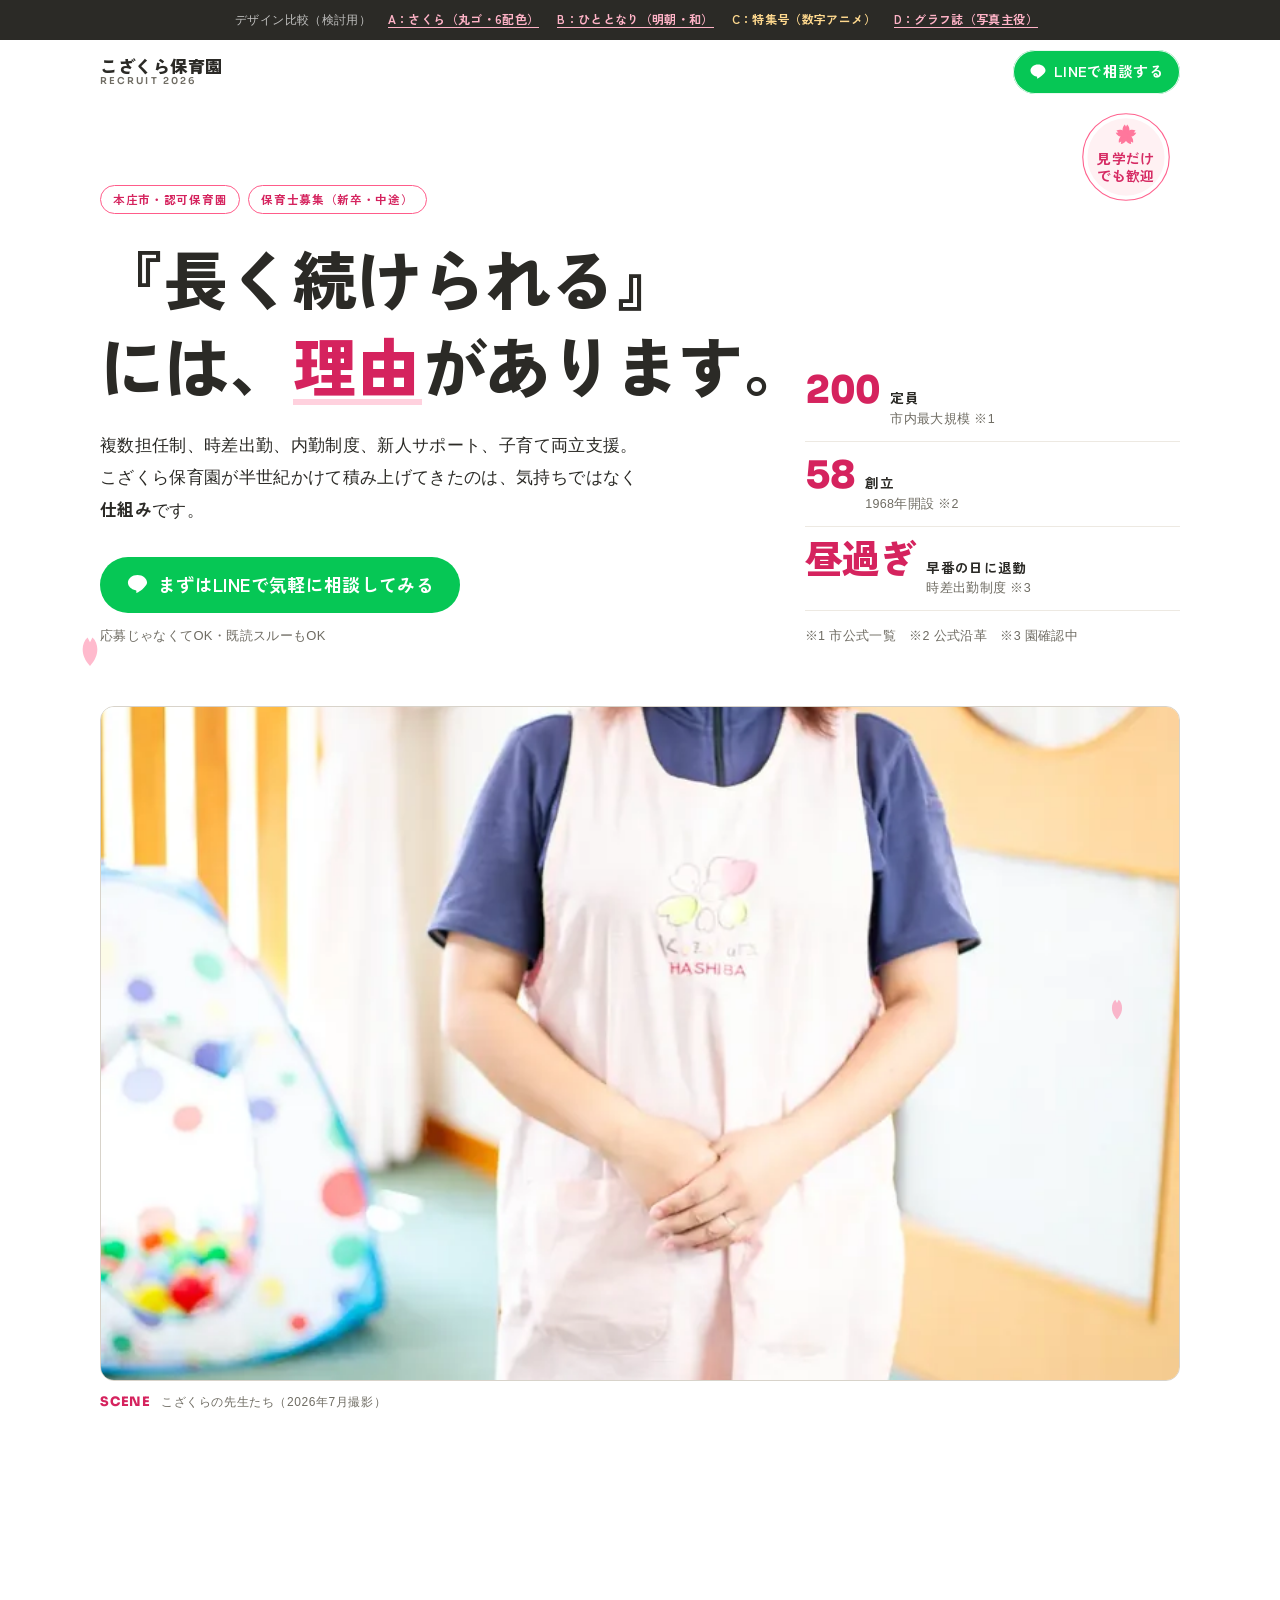
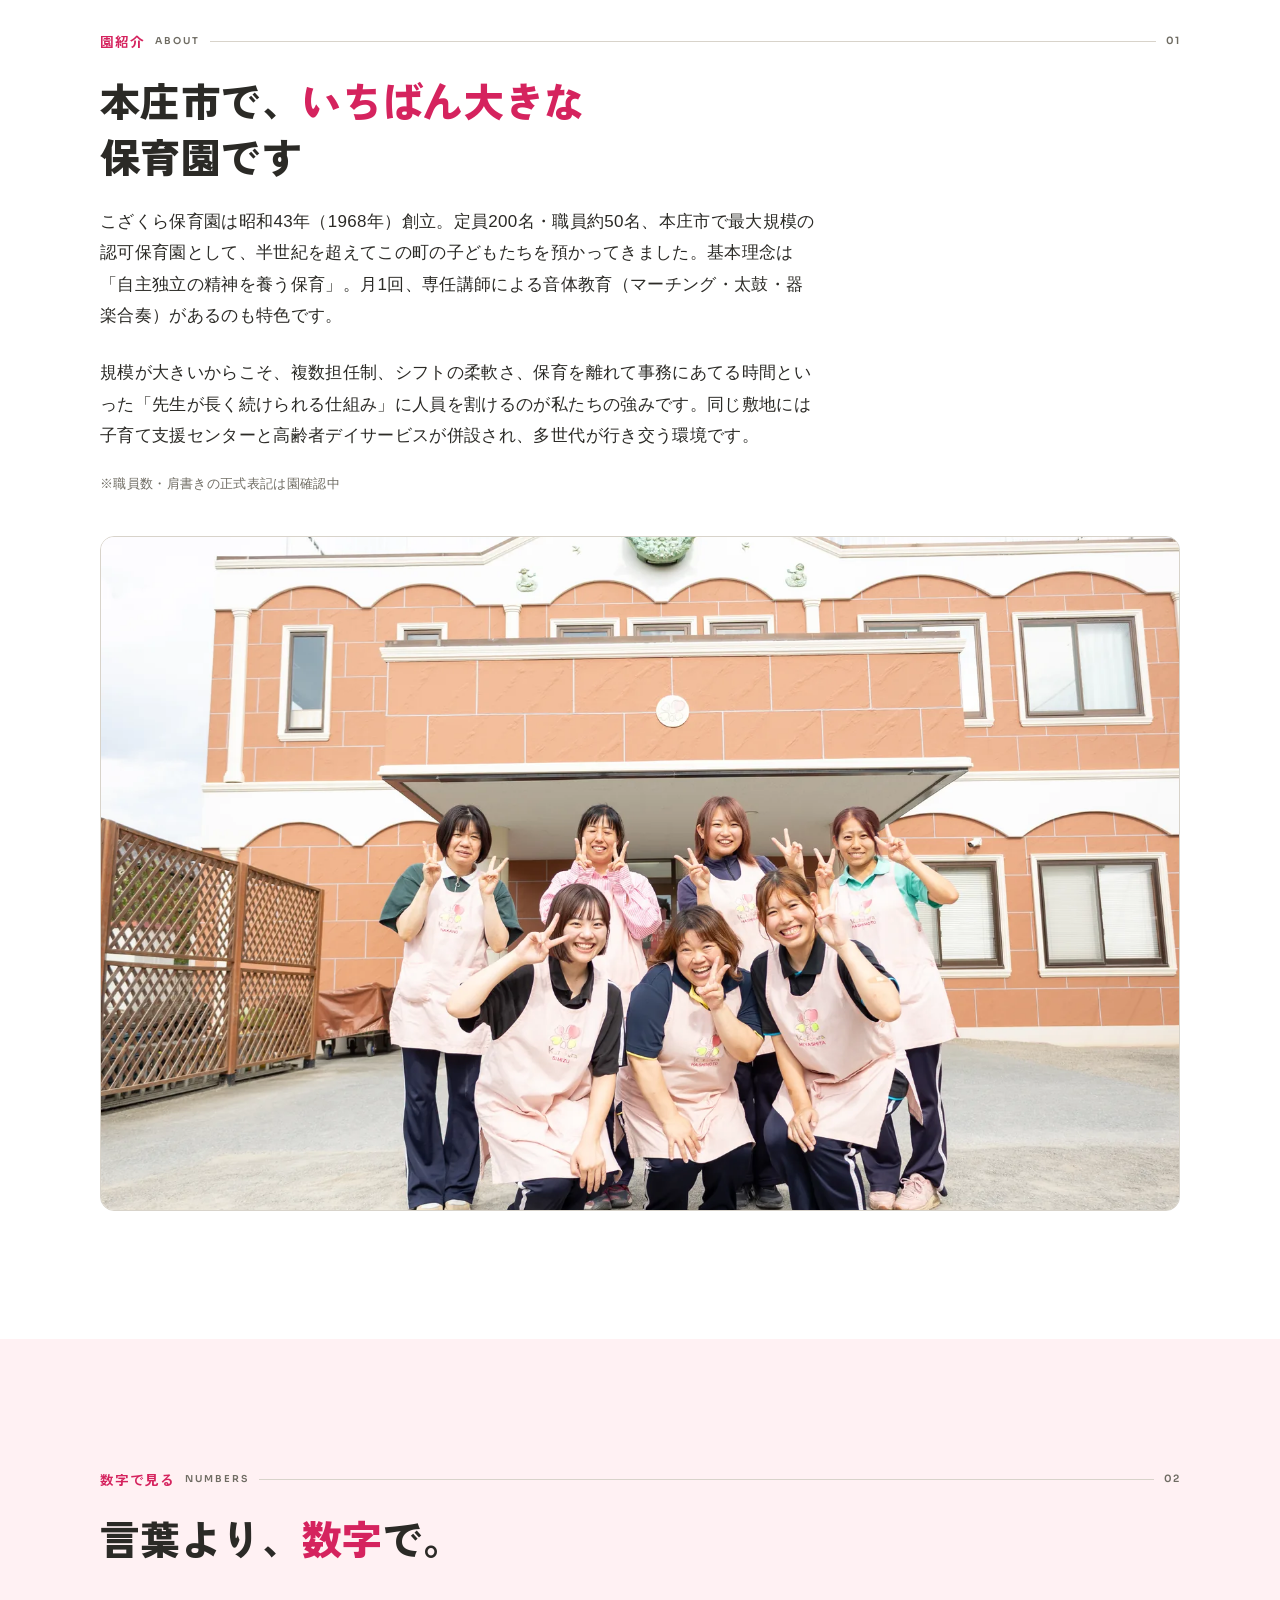
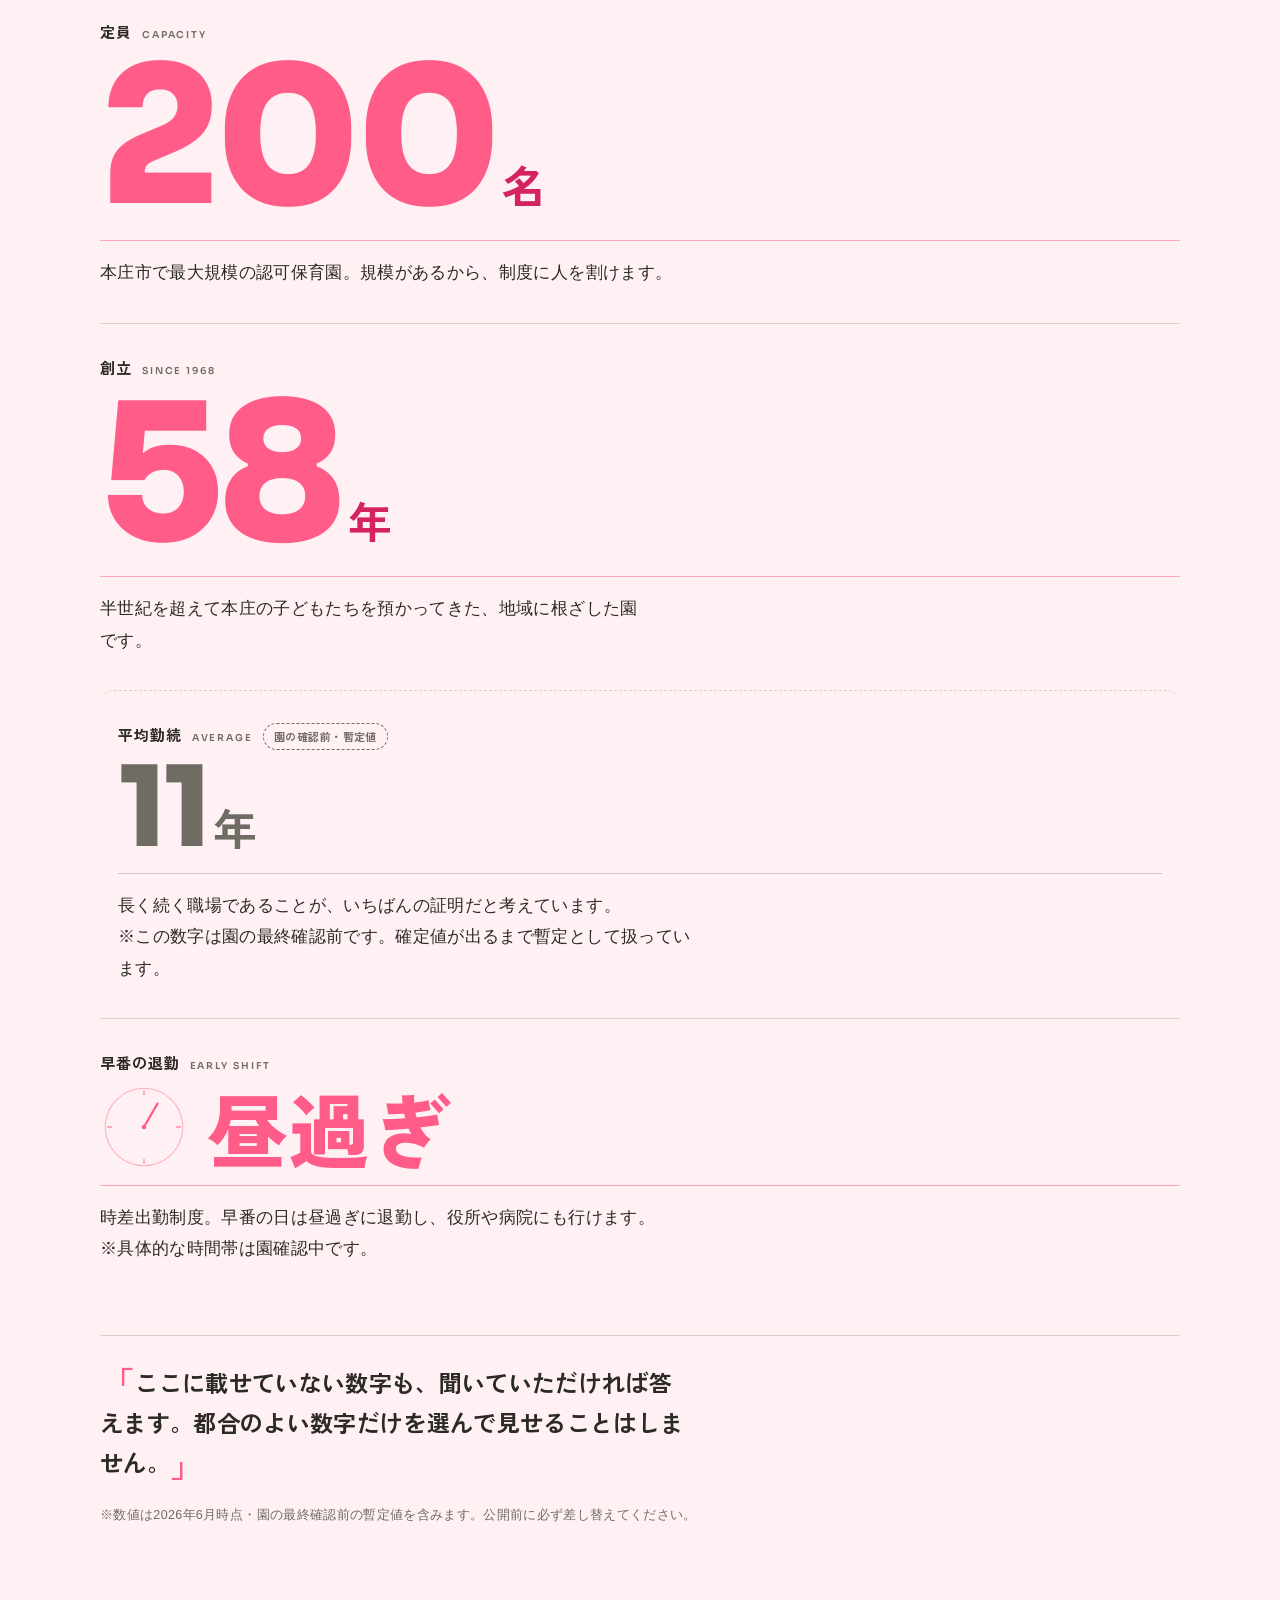
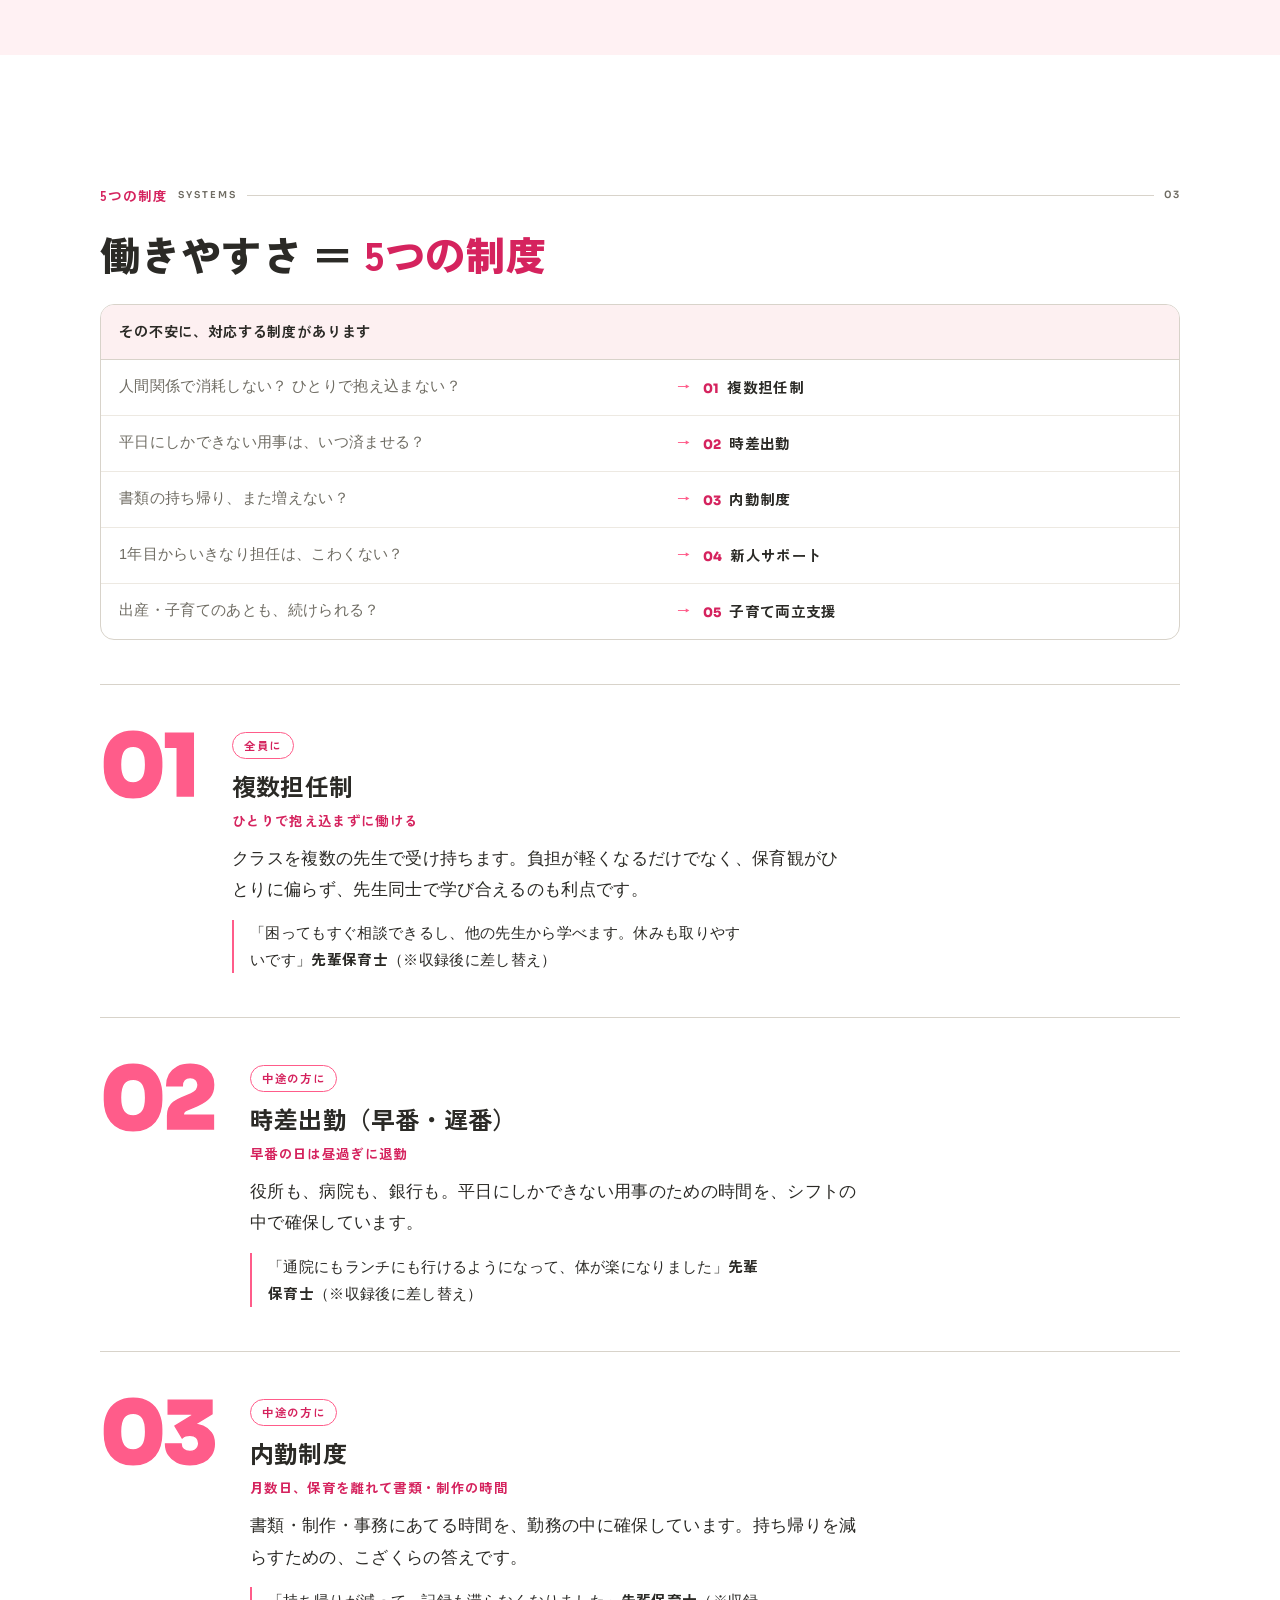
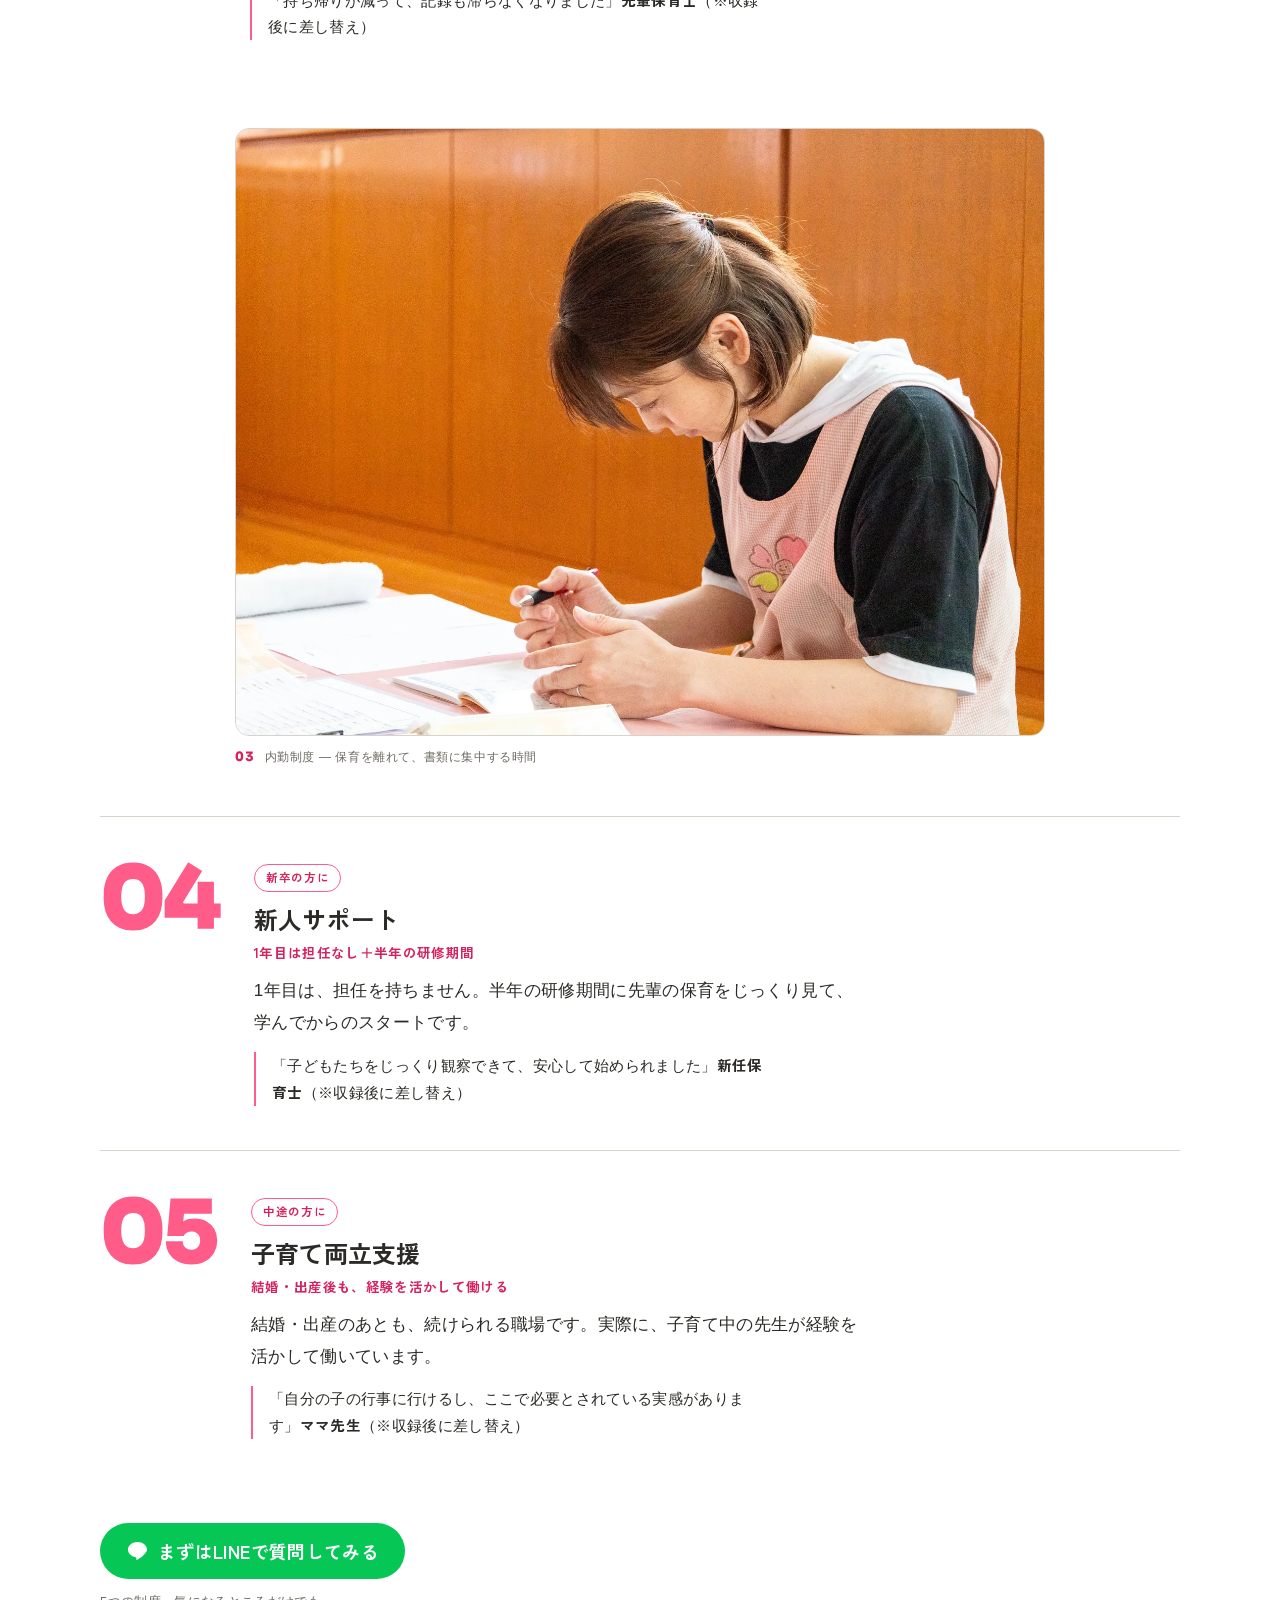
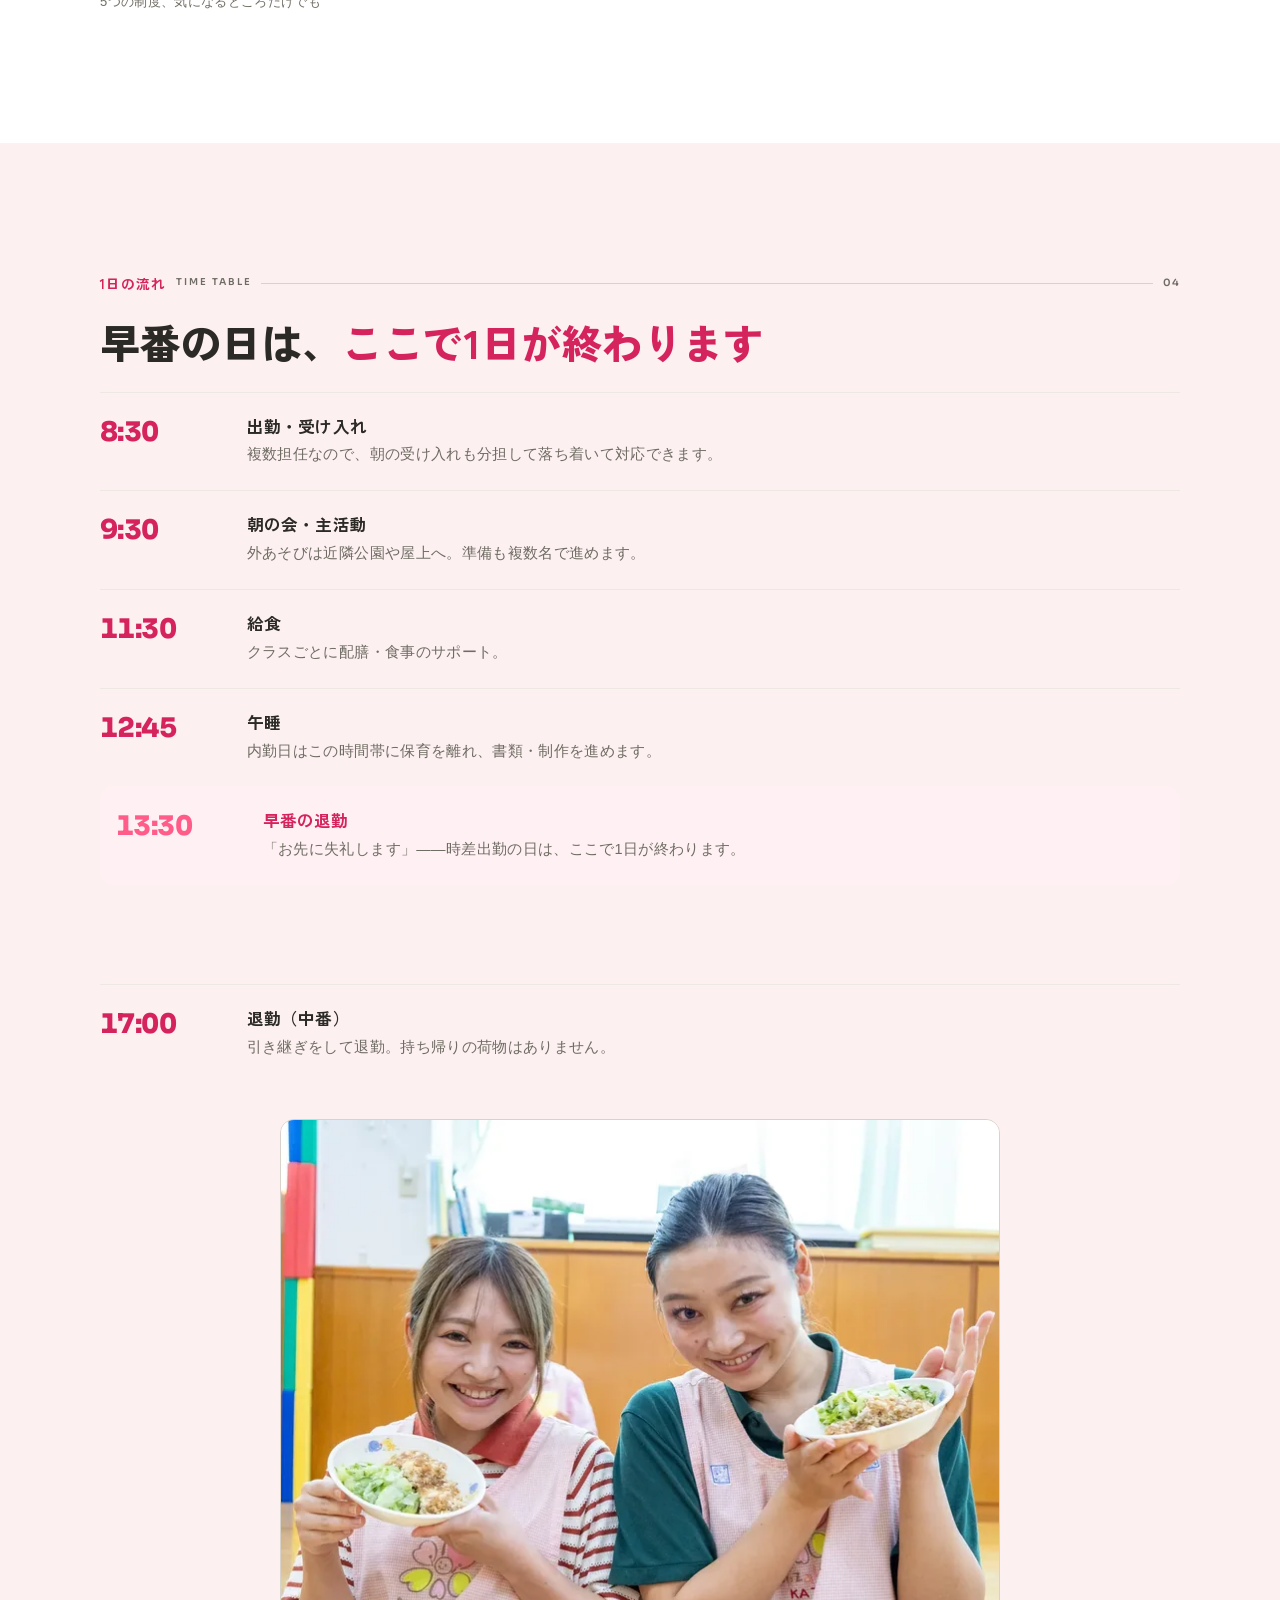
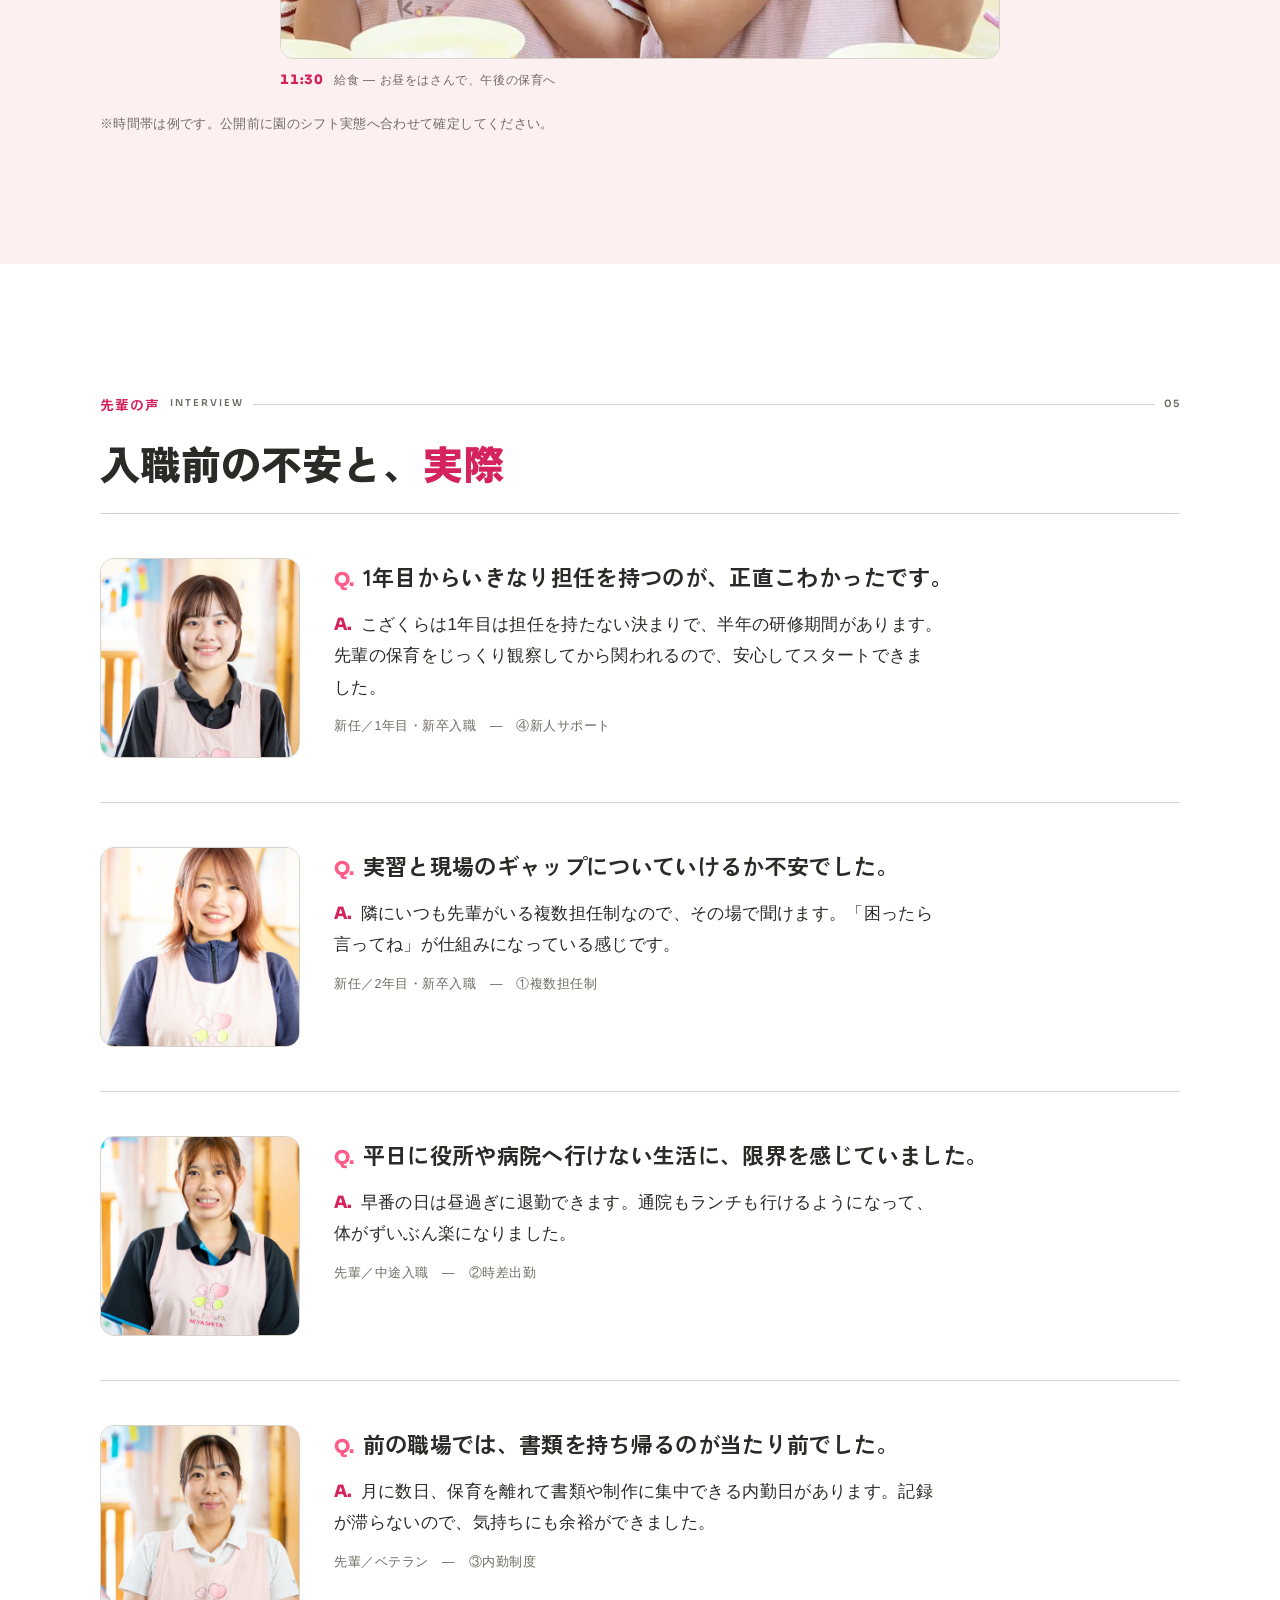
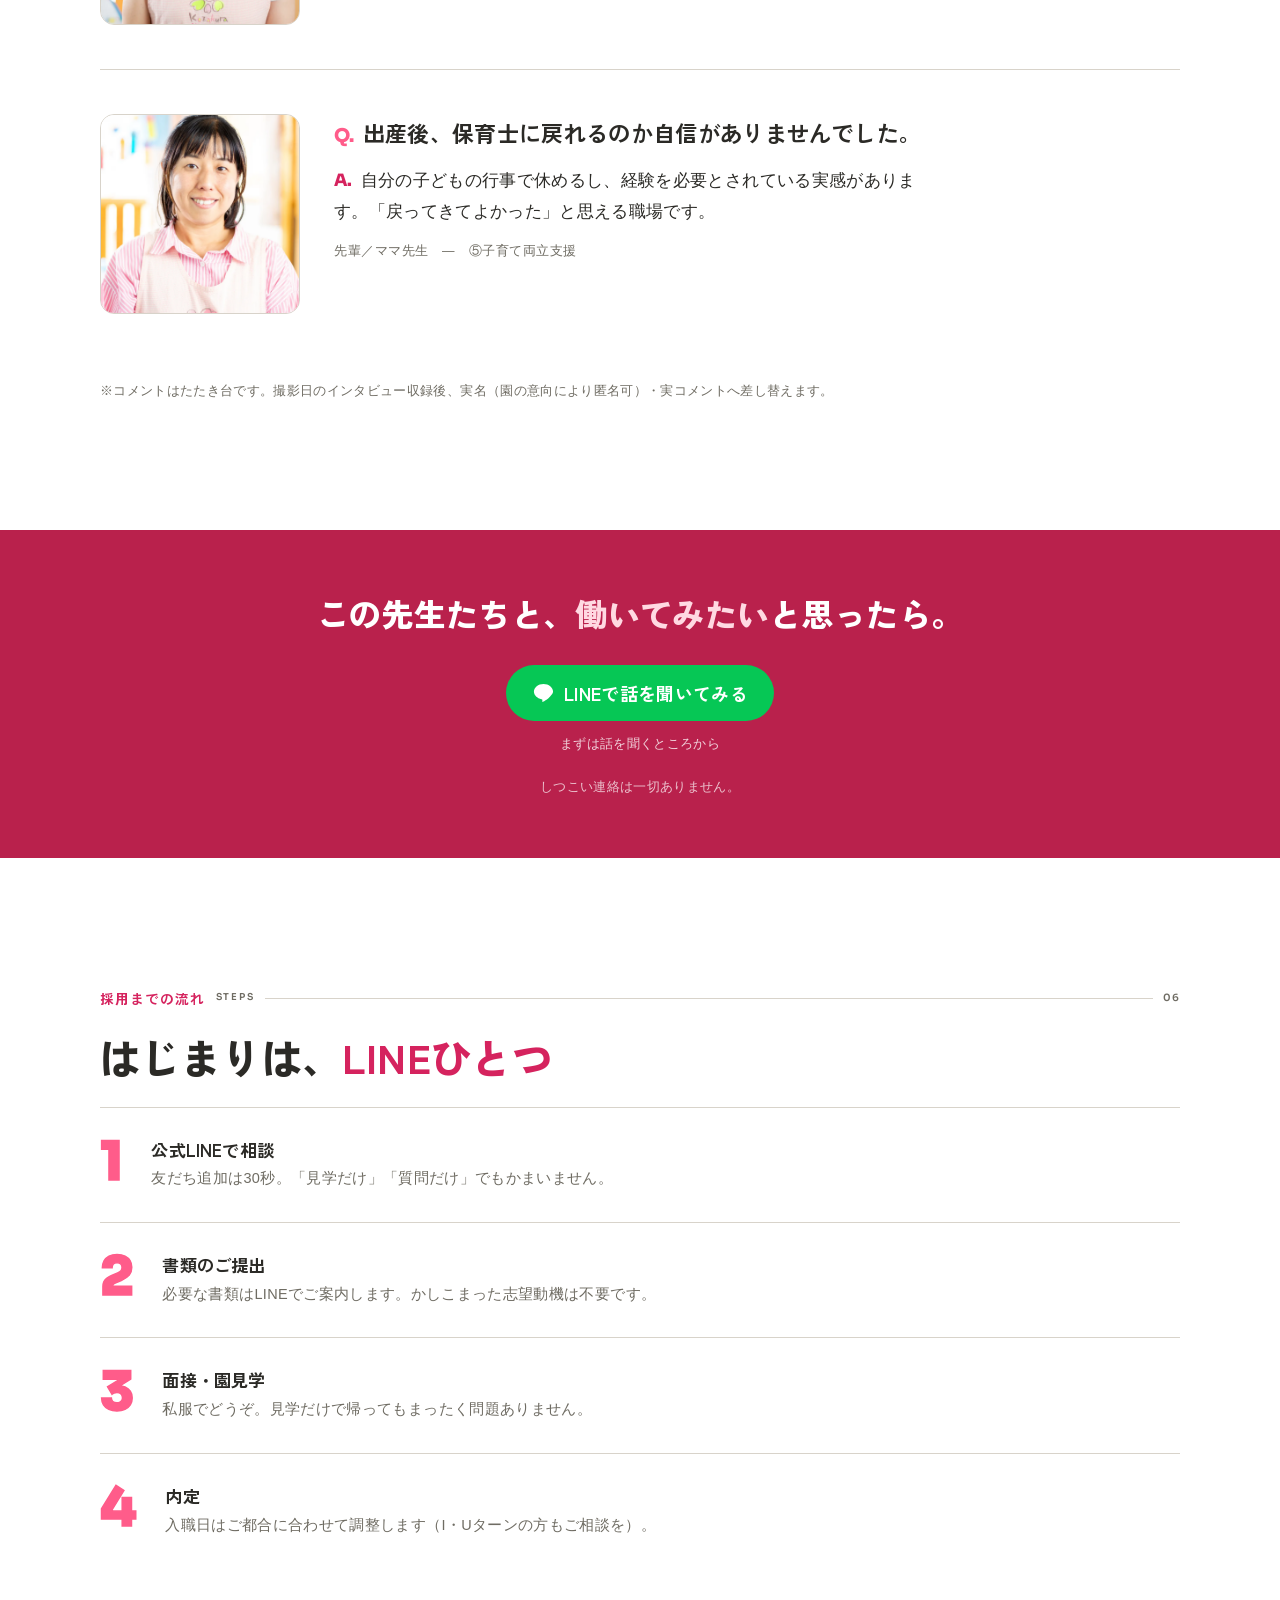
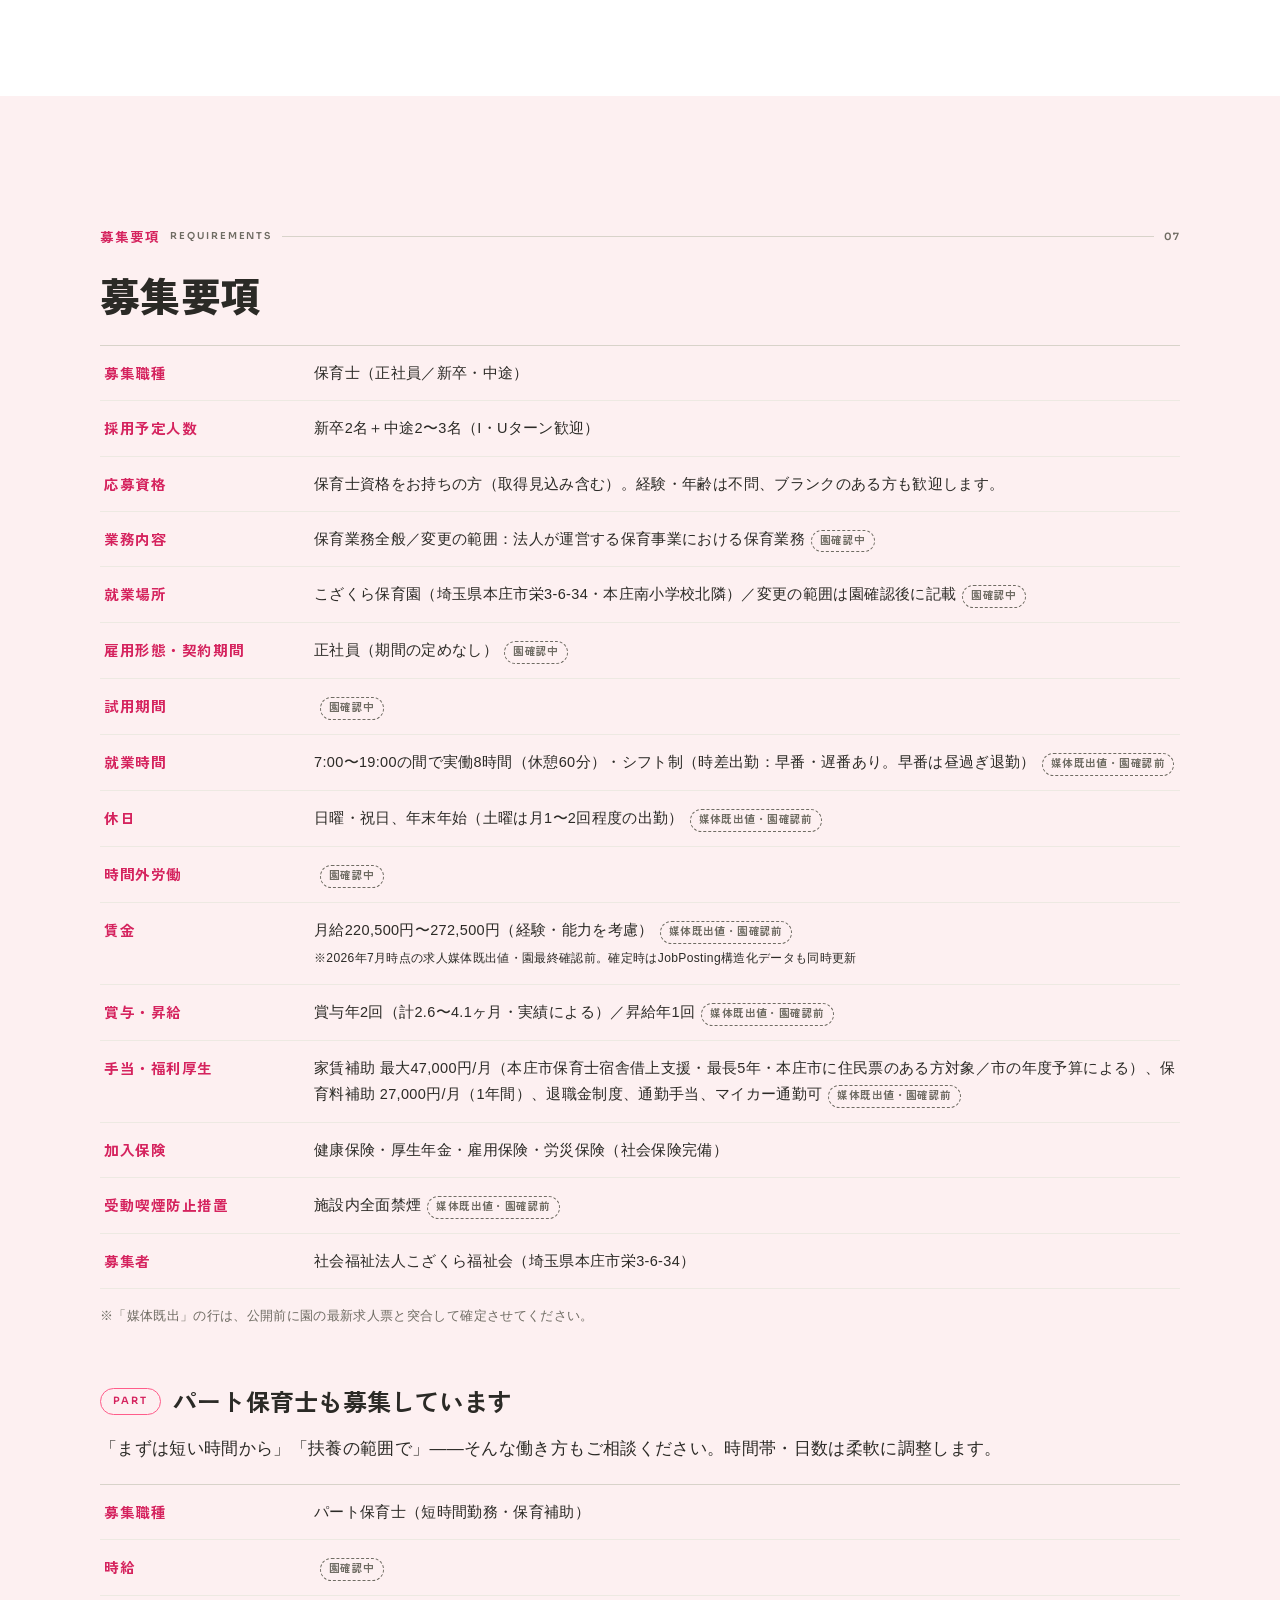
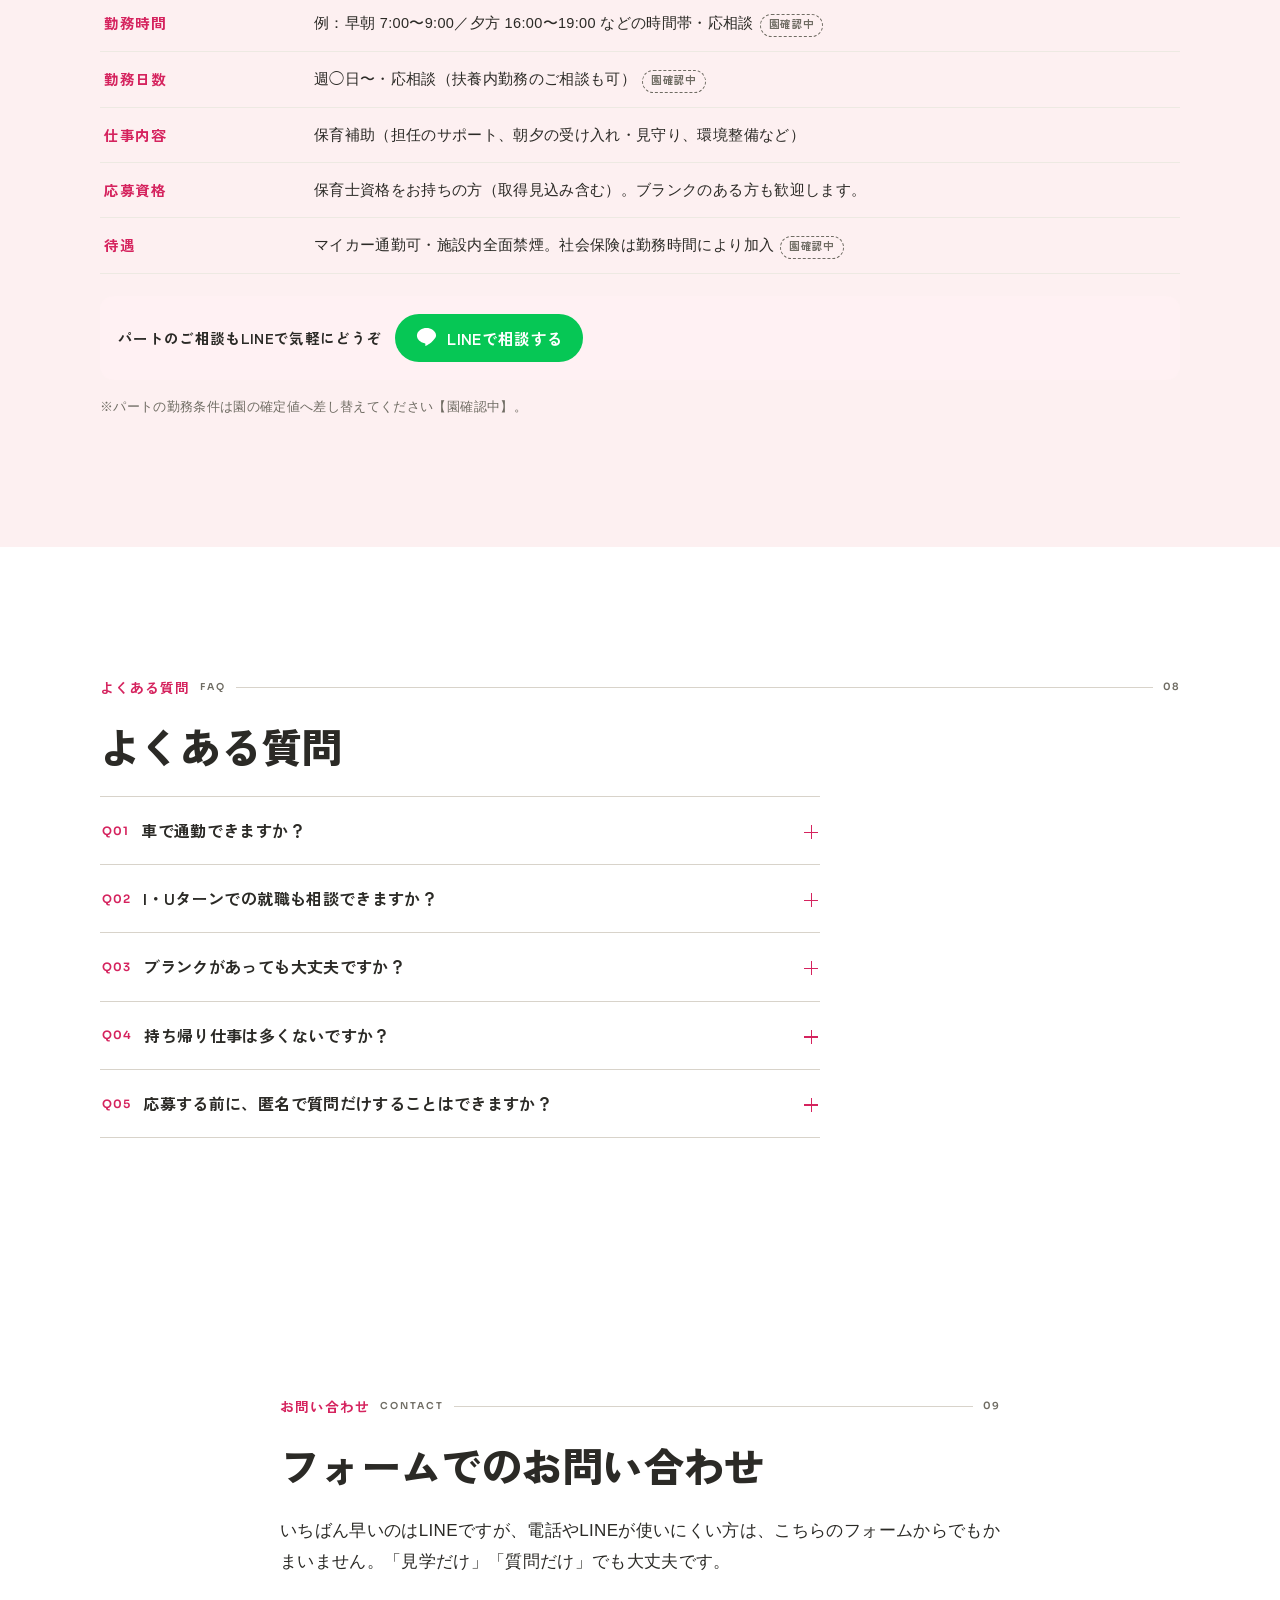
<file: editorial.html>
<!DOCTYPE html>
<html lang="ja">
<head>
<meta charset="UTF-8">
<meta name="viewport" content="width=device-width, initial-scale=1.0">
<meta name="robots" content="noindex,nofollow">
<meta name="format-detection" content="telephone=no">
<title>こざくら保育園 保育士採用｜数字で見る、5つの制度（検討用ドラフト C案）</title>
<meta name="description" content="埼玉県本庄市・創立58年・定員200名のこざくら保育園の保育士採用ページ。複数担任制・時差出勤・内勤制度・新人サポート・子育て両立支援の5つの制度で長く働ける園。家賃補助 最大4.7万円/月（市制度）。まずはLINEで気軽に相談OK。">
<link rel="preconnect" href="https://fonts.googleapis.com">
<link rel="preconnect" href="https://fonts.gstatic.com" crossorigin>
<link href="https://fonts.googleapis.com/css2?family=Zen+Kaku+Gothic+Antique:wght@500;700;900&family=Zen+Kaku+Gothic+New:wght@400;500;700&family=Sora:wght@600;800&display=swap" rel="stylesheet">

<!-- ===== 構造化データ 1/3 JobPosting（本文の募集要項と完全一致させること。給与確定時は本文と同時更新） ===== -->
<script type="application/ld+json">
{"@context":"https://schema.org","@type":"JobPosting",
"title":"保育士（正社員）",
"description":"<p>埼玉県本庄市・定員200名のこざくら保育園で、正社員の保育士を募集しています。複数担任制・時差出勤・内勤制度・新人サポート・子育て両立支援の5つの制度で、長く続けられる環境を整えています。</p><p>必須：保育士資格（取得見込みを含む）。歓迎：新卒・中途とも歓迎、I・Uターンのご相談も可能です。</p>",
"identifier":{"@type":"PropertyValue","name":"こざくら保育園","value":"KZKR-2026-001"},
"datePosted":"2026-07-02","validThrough":"2026-12-31T23:59:00+09:00",
"employmentType":"FULL_TIME","directApply":true,
"hiringOrganization":{"@type":"Organization","name":"社会福祉法人こざくら福祉会","sameAs":"https://kosodate-web.com/kozakura/01/"},
"jobLocation":{"@type":"Place","address":{"@type":"PostalAddress","streetAddress":"栄3-6-34","addressLocality":"本庄市","addressRegion":"埼玉県","postalCode":"367-0046","addressCountry":"JP"}},
"baseSalary":{"@type":"MonetaryAmount","currency":"JPY","value":{"@type":"QuantitativeValue","minValue":220500,"maxValue":272500,"unitText":"MONTH"}},
"educationRequirements":"保育士資格","experienceRequirements":{"@type":"OccupationalExperienceRequirements","monthsOfExperience":0},
"jobBenefits":"賞与年2回（計2.6〜4.1ヶ月・実績による）／家賃補助 最大47,000円/月（本庄市保育士宿舎借上支援・最長5年・本庄市に住民票のある方対象）／保育料補助 27,000円/月（1年間）／退職金制度／社会保険完備／マイカー通勤可／5つの制度（複数担任制・時差出勤・内勤制度・新人サポート・子育て両立支援）",
"workHours":"7:00〜19:00の間のシフト制（実働8時間・休憩60分。時差出勤：早番・遅番あり、早番は昼過ぎ退勤）"}
</script>
<!-- ===== 構造化データ 2/3 FAQPage（本文FAQと一言一句一致。同時更新必須） ===== -->
<script type="application/ld+json">
{"@context":"https://schema.org","@type":"FAQPage","mainEntity":[
{"@type":"Question","name":"車で通勤できますか？","acceptedAnswer":{"@type":"Answer","text":"できます。マイカー通勤可で、JR高崎線「本庄駅」から徒歩23分の立地のため、車・自転車通勤の職員が多数です。"}},
{"@type":"Question","name":"I・Uターンでの就職も相談できますか？","acceptedAnswer":{"@type":"Answer","text":"はい、歓迎します。本庄市に住民票を移して勤務する場合、市の制度による家賃補助（最大47,000円/月・最長5年）の対象になります。本庄駅周辺の家賃相場は都心より大幅に低く、新幹線なら東京駅まで約50分です。まずはLINEでご状況をお聞かせください。"}},
{"@type":"Question","name":"ブランクがあっても大丈夫ですか？","acceptedAnswer":{"@type":"Answer","text":"大丈夫です。全クラス複数担任制のため、一人で抱え込まずに再スタートできます。研修期間で少しずつ感覚を取り戻せます。"}},
{"@type":"Question","name":"持ち帰り仕事は多くないですか？","acceptedAnswer":{"@type":"Answer","text":"内勤制度で減らしています。月数日、保育を離れて書類・制作・事務にあてる時間があり、記録が滞らない仕組みです。"}},
{"@type":"Question","name":"応募する前に、匿名で質問だけすることはできますか？","acceptedAnswer":{"@type":"Answer","text":"できます。LINEでは名乗らずに質問だけでもかまいません。応募や見学の意思が固まっていなくても、給与や休日など聞きにくいことこそ気軽にお尋ねください。"}}]}
</script>
<!-- ===== 構造化データ 3/3 Organization ===== -->
<script type="application/ld+json">
{"@context":"https://schema.org","@type":"Organization","name":"社会福祉法人こざくら福祉会","url":"https://kosodate-web.com/kozakura/01/",
"contactPoint":{"@type":"ContactPoint","telephone":"+81-495-22-5812","contactType":"recruiting"}}
</script>

<style>
/* ==========================================================================
   こざくら保育園 採用LP ／ C案「白桜特集号」（エディトリアル・数字主役）
   骨格 : 版面（誌面）＝影ゼロ・罫線主義・大きな余白・非対称グリッド
   明るさ: 純白の地 ＋ 淡桜バンドの面積 ＋ 数字を書き出す光マスク
   桜色 : 大数字・キッカー下線・強調の一点にのみ使用（面で塗らない）
   行動色: LINE緑のみ（変更不可）。桜色はCTAに使わない（design-note.md 原則2）
   ========================================================================== */

:root{
  /* --- 地 --- */
  --paper:#FFFFFF;          /* 純白＝誌面。A案クリーム地／B案生成りから明確に離す */
  --pale-1:#FFF1F3;         /* 淡桜バンド（明るさの主担当。面積を惜しまない） */
  --pale-2:#FDF0F1;         /* さらに淡い区分け */

  /* --- 桜（ブランド記号）--- */
  --sakura:#FF5C8A;         /* 大数字・下線・記号。48px以上の太字か線にのみ使う */
  --sakura-ink:#D5235E;     /* 文字に使える桜（白地 6.46:1 = AA） */
  --sakura-deep:#B9214C;    /* CTAバンドの地（既存B案トークンと同値） */

  /* --- 文字・罫線 --- */
  --ink:#2B2A26;            /* 本文 */
  --weak:#6F6C63;           /* 補助・暫定値 */
  --rule:#D8D3CA;           /* 版面グレー（罫線・仕切り。彩度のある罫線は使わない） */
  --rule-soft:#EDE9E2;

  /* --- 行動色（固定）--- */
  --green:#06C755;
  --green-dark:#05A648;

  /* --- 角丸は3値まで（規律）--- */
  --r-pill:999px;           /* ボタン・タグ */
  --r-m:14px;               /* 写真枠・面 */
  --r-s:6px;                /* 入力欄・小チップ */

  /* --- イージングは2種に統一 --- */
  --e-out:cubic-bezier(.19,1,.22,1);   /* 出現・リビール */
  --e-io:cubic-bezier(.4,0,0,1);       /* ホバー・下線 */

  --gothic:"Zen Kaku Gothic New","BIZ UDPGothic","Hiragino Sans","Yu Gothic UI","Meiryo",sans-serif;
  --display:"Zen Kaku Gothic Antique","Zen Kaku Gothic New","Hiragino Sans","Yu Gothic UI","Meiryo",sans-serif;
  --num:"Sora","Zen Kaku Gothic New",sans-serif;
}

*,*::before,*::after{box-sizing:border-box}
html{scroll-padding-top:76px}
body{
  margin:0;background:var(--paper);color:var(--ink);
  font-family:var(--gothic);font-size:17px;line-height:1.85;letter-spacing:.02em;
  font-weight:400;-webkit-font-smoothing:antialiased;
  overflow-x:clip;
}
img{max-width:100%;height:auto;display:block}
a{color:inherit}
h1,h2,h3,h4{font-family:var(--display);font-weight:700;line-height:1.45;letter-spacing:.01em;margin:0;word-break:keep-all}
p{margin:0}
/* 行末の1文字だけ落ちる「泣き別れ」を抑える（未対応ブラウザは通常折返し） */
p,li,dd,.sec-lead,.fig-desc{text-wrap:pretty}
ul,ol{margin:0;padding:0;list-style:none}
.wrap{width:min(100% - 40px,1080px);margin-inline:auto}
.narrow{width:min(100% - 40px,720px);margin-inline:auto}   /* 7カラム相当＝読ませる幅 */
.nw{white-space:nowrap}
.num{font-family:var(--num);font-variant-numeric:tabular-nums;font-feature-settings:"tnum" 1}
:focus-visible{outline:2px solid var(--sakura-ink);outline-offset:3px}

/* ---------- スクロール進捗バー（常時可動①）---------- */
.progress{position:fixed;inset:0 0 auto 0;height:2px;z-index:120;transform-origin:0 50%;transform:scaleX(0);
  background:linear-gradient(90deg,var(--sakura),var(--sakura-deep));pointer-events:none}
@supports (animation-timeline:scroll()){
  .progress{animation:progressGrow linear both;animation-timeline:scroll(root)}
  @keyframes progressGrow{from{transform:scaleX(0)}to{transform:scaleX(1)}}
}

/* ---------- ヘッダー ---------- */
/* sticky にしてある理由: 上に置くレビュー用の比較バー（本番前に削除）を隠さないため。
   バーを外して本番化するときは position:fixed に戻してもよい。 */
.site-header{position:sticky;top:0;z-index:110;background:rgba(255,255,255,.94);
  border-bottom:1px solid transparent;transition:border-color .2s linear}
.site-header.is-scrolled{border-bottom-color:var(--rule)}
.hd-in{display:flex;align-items:center;gap:14px;min-height:64px;padding:8px 0}
.logo{display:flex;flex-direction:column;justify-content:center;min-height:44px;line-height:1.25;text-decoration:none}
.logo b{font-family:var(--display);font-weight:900;font-size:17px;white-space:nowrap;letter-spacing:.03em}
.logo span{font-family:var(--num);font-size:9.5px;font-weight:600;letter-spacing:.22em;color:var(--weak)}
.nav-dd{margin-left:auto;position:relative}
.nav-dd summary{list-style:none;cursor:pointer;display:inline-flex;align-items:center;gap:7px;
  min-height:44px;padding:0 12px;font-size:13px;font-weight:700;color:var(--ink)}
.nav-dd summary::-webkit-details-marker{display:none}
.nav-dd summary .bars{display:grid;gap:3.5px;width:16px}
.nav-dd summary .bars i{display:block;height:1.5px;background:var(--ink)}
.nav-list{position:absolute;right:0;top:calc(100% + 6px);background:#fff;border:1px solid var(--rule);
  border-radius:var(--r-m);padding:8px;min-width:210px;display:grid;box-shadow:none}
.nav-list a{display:block;padding:9px 12px;font-size:14px;text-decoration:none;border-radius:var(--r-s)}
.nav-list a:hover{background:var(--pale-1)}
.hd-cta{display:inline-flex;align-items:center;justify-content:center;gap:7px;min-height:44px;padding:0 16px;
  background:var(--green);color:#fff;font-weight:700;font-size:14.5px;border-radius:var(--r-pill);text-decoration:none;
  box-shadow:0 0 0 1px rgba(255,255,255,.9) inset;transition:background .2s var(--e-io)}
.hd-cta:hover{background:var(--green-dark)}
.hd-cta .ico{width:18px;height:18px;flex:0 0 auto}
@media(min-width:1041px){
  .nav-dd summary{display:none}
  .nav-list{position:static;border:0;padding:0;min-width:0;display:flex;gap:2px;border-radius:0}
  .nav-list a{padding:8px 10px;font-size:13px;letter-spacing:.04em}
}
@media(max-width:400px){ .hd-cta span{display:none} .hd-cta{padding:0 13px} }

/* ---------- セクション共通（余白＝この案の主張）---------- */
.section{padding:76px 0;position:relative;overflow-x:clip}
@media(min-width:768px){ .section{padding:128px 0} }
.section--pale{background:var(--pale-1)}
.section--pale2{background:var(--pale-2)}

/* 和文主役のキッカー（英字は補助トラッキング表記に縮小） */
.kicker{display:flex;align-items:center;gap:10px;margin-bottom:18px}
.kicker .k-ja{font-family:var(--display);font-weight:700;font-size:13.5px;letter-spacing:.08em;color:var(--sakura-ink);white-space:nowrap}
.kicker .k-en{font-family:var(--num);font-weight:600;font-size:9.5px;letter-spacing:.2em;color:var(--weak);white-space:nowrap}
.kicker .k-rule{flex:1 1 auto;height:1px;background:var(--rule);min-width:24px}
.kicker .k-no{font-family:var(--num);font-weight:600;font-size:10px;letter-spacing:.1em;color:var(--weak)}
.sec-title{font-size:clamp(25px,5.4vw,40px);font-weight:900;line-height:1.4;margin-bottom:22px}
.sec-title em{font-style:normal;color:var(--sakura-ink)}
.sec-lead{color:var(--ink);margin-bottom:8px}
.sec-note{margin-top:22px;font-size:12.5px;line-height:1.8;color:var(--weak)}

/* リビール（IO非依存。JSが .is-on を付ける） */
[data-reveal]{opacity:0;transform:translateY(14px);transition:opacity .7s var(--e-out),transform .7s var(--e-out)}
[data-reveal].is-on{opacity:1;transform:none}

/* ---------- ヒーロー ---------- */
.hero{position:relative;padding:72px 0 56px;overflow-x:clip}
@media(min-width:768px){ .hero{padding:80px 0 88px} }
.hero-grid{display:grid;gap:36px}
@media(min-width:900px){ .hero-grid{grid-template-columns:minmax(0,7fr) minmax(0,4fr);gap:48px;align-items:end} }
.hero-eyebrow{display:flex;flex-wrap:wrap;gap:8px;margin-bottom:20px}
.hero-eyebrow span{font-size:11.5px;font-weight:700;letter-spacing:.06em;color:var(--sakura-ink);
  border:1px solid var(--sakura);border-radius:var(--r-pill);padding:4px 12px;line-height:1.7}
/* 和文の鉤括弧『』は全角のため欧文引用符より広い。狭い端末(360px)でも1行に収まる係数にする（2026-08-06 実機検証） */
.hero h1{font-size:clamp(26px,7.6vw,64px);font-weight:900;line-height:1.36;letter-spacing:.005em}
.hero h1 .hl{position:relative;color:var(--sakura-ink)}
.hero h1 .hl::after{content:"";position:absolute;left:0;right:0;bottom:.08em;height:.1em;background:var(--sakura);
  opacity:.28;transform:scaleX(0);transform-origin:0 50%;transition:transform .9s .35s var(--e-out)}
.hero.is-on h1 .hl::after{transform:scaleX(1)}
.hero-lead{margin-top:22px;max-width:32em;color:var(--ink)}
.hero-cta{margin-top:30px}
.hero-figs{display:grid;gap:2px}
.hero-fig{display:grid;grid-template-columns:auto 1fr;align-items:baseline;gap:10px;padding:12px 0;border-bottom:1px solid var(--rule-soft)}
.hero-fig .v{font-family:var(--num);font-weight:800;font-size:38px;line-height:1;letter-spacing:-.02em;color:var(--sakura-ink)}
.hero-fig .v small{font-family:var(--gothic);font-size:14px;font-weight:700;margin-left:2px;letter-spacing:0}
.hero-fig .l{font-size:12.5px;color:var(--weak);line-height:1.6}
.hero-fig .l b{display:block;font-size:13.5px;color:var(--ink);font-weight:700}

/* 桜スタンプ（ブランド記号。桜色固定） */
/* スタンプは見出しに被らせない。SPはヒーロー上部の余白帯（padding-top 72px）に収める */
.stamp{position:absolute;right:calc(50% - min(50vw,540px) + 8px);top:6px;width:92px;height:92px;opacity:.96;pointer-events:none}
@media(max-width:899px){ .stamp{width:62px;height:62px;top:4px;right:14px} }
/* 花びら（常時可動②：2枚だけ・ごく緩やか） */
.petal{position:absolute;pointer-events:none;opacity:.42;color:var(--sakura)}
.petal.p1{width:26px;left:6%;top:38%;animation:drift 19s ease-in-out infinite}
.petal.p2{width:18px;right:12%;top:64%;animation:drift 24s ease-in-out infinite reverse}
@keyframes drift{0%,100%{transform:translate3d(0,0,0) rotate(0deg)}50%{transform:translate3d(10px,-16px,0) rotate(18deg)}}

/* ---------- ボタン ---------- */
.btn-line{display:inline-flex;align-items:center;justify-content:center;gap:9px;min-height:56px;padding:0 26px;
  background:var(--green);color:#fff;font-weight:700;font-size:18px;letter-spacing:.02em;border-radius:var(--r-pill);
  text-decoration:none;position:relative;transition:background .2s var(--e-io)}
.btn-line::after{content:"";position:absolute;inset:3px;border-radius:var(--r-pill);border:1px solid rgba(255,255,255,.55);
  opacity:0;transition:opacity .2s var(--e-io)}
.btn-line:hover{background:var(--green-dark)}
.btn-line:hover::after{opacity:1}
.btn-line .ico{width:23px;height:23px;flex:0 0 auto}
.btn-sub{display:block;margin-top:11px;font-size:13px;color:var(--weak)}
.cta-wrap{margin-top:40px}

/* ---------- 数字ショーケース（この案の主役）---------- */
.figures{display:grid;gap:8px;margin-top:8px}
.figure{padding:30px 0 26px;border-top:1px solid var(--rule);position:relative}
.figure:first-child{border-top:0}
.fig-head{display:flex;align-items:baseline;gap:10px;flex-wrap:wrap;margin-bottom:6px}
.fig-head .ja{font-family:var(--display);font-weight:700;font-size:15px;letter-spacing:.06em}
.fig-head .en{font-family:var(--num);font-weight:600;font-size:9.5px;letter-spacing:.2em;color:var(--weak)}
.fig-num{display:flex;align-items:baseline;gap:6px;line-height:.92}
.fig-num .mask{display:inline-block;clip-path:inset(0 100% 0 0);transition:clip-path .9s var(--e-out)}
.figure.is-on .fig-num .mask{clip-path:inset(0 0 0 0)}
.fig-num .n{font-family:var(--num);font-weight:800;font-size:clamp(74px,15vw,190px);letter-spacing:-.03em;color:var(--sakura);display:inline-block}
.fig-num .u{font-family:var(--num);font-weight:600;font-size:clamp(20px,4vw,44px);color:var(--sakura-ink);letter-spacing:0}
.fig-rule{display:block;height:1px;background:var(--sakura);opacity:.5;margin:14px 0 16px;transform:scaleX(0);transform-origin:0 50%;
  transition:transform .7s .3s var(--e-out)}
.figure.is-on .fig-rule{transform:scaleX(1)}
.fig-desc{max-width:34em;color:var(--ink);opacity:0;transform:translateY(10px);transition:opacity .5s .5s var(--e-out),transform .5s .5s var(--e-out)}
.figure.is-on .fig-desc{opacity:1;transform:none}
/* 暫定値は「一段小さく・弱い色・破線」で確定値と明確に区別する */
.figure--tentative{border-top:1px dashed var(--rule);background:linear-gradient(0deg,rgba(255,241,243,.55),rgba(255,241,243,.55));
  padding-left:18px;padding-right:18px;border-radius:var(--r-m)}
.figure--tentative .fig-num .n{font-size:clamp(50px,9.4vw,112px);color:var(--weak)}
.figure--tentative .fig-num .u{color:var(--weak)}
.figure--tentative .fig-rule{background:var(--weak);opacity:.35}
.fig-flag{display:inline-flex;align-items:center;gap:5px;font-size:11px;font-weight:700;color:var(--weak);
  border:1px dashed var(--weak);border-radius:var(--r-pill);padding:2px 10px;letter-spacing:.04em}
/* 非数値（早番の退勤＝昼過ぎ）は時計の針で見せる。1回だけ動く */
.fig-clock{display:flex;align-items:center;gap:20px;flex-wrap:wrap}
.clock{width:88px;height:88px;flex:0 0 auto;color:var(--sakura)}
.clock .hand{transform-origin:50% 50%;transform:rotate(-90deg);transition:transform 1.1s .15s var(--e-out)}
.figure.is-on .clock .hand{transform:rotate(30deg)}
.fig-word{font-family:var(--display);font-weight:900;font-size:clamp(38px,8.6vw,80px);line-height:1;color:var(--sakura);letter-spacing:.01em}
.disclosure{margin-top:44px;padding:26px 0 0;border-top:1px solid var(--rule)}
.disclosure p{font-family:var(--display);font-weight:700;font-size:clamp(17px,3.2vw,23px);line-height:1.75;max-width:26em}
.disclosure .q{color:var(--sakura);font-family:var(--num);font-size:1.5em;line-height:0;position:relative;top:.16em}

/* ---------- 5つの制度（不安→制度の対応表＋目次形式）---------- */
.fearmap{border:1px solid var(--rule);border-radius:var(--r-m);overflow:hidden;margin-bottom:44px;background:#fff}
.fearmap-h{padding:14px 18px;border-bottom:1px solid var(--rule);font-family:var(--display);font-weight:700;font-size:14px;letter-spacing:.06em;background:var(--pale-2)}
.fearmap li{display:grid;grid-template-columns:1fr auto minmax(0,44%);align-items:center;gap:12px;padding:14px 18px;border-top:1px solid var(--rule-soft);font-size:14.5px}
.fearmap li:first-child{border-top:0}
.fearmap .fm-fear{color:var(--weak);line-height:1.65}
.fearmap .fm-ar{color:var(--sakura);font-family:var(--num);font-weight:600;font-size:13px}
.fearmap .fm-sys{font-family:var(--display);font-weight:700;color:var(--ink);display:flex;align-items:baseline;gap:8px}
.fearmap .fm-sys .no{font-family:var(--num);font-weight:800;font-size:13px;color:var(--sakura-ink)}
@media(max-width:640px){
  .fearmap li{grid-template-columns:1fr;gap:6px;padding:14px 16px}
  .fearmap .fm-ar{display:none}
}
.feat{display:grid;grid-template-columns:auto minmax(0,1fr);gap:18px;padding:34px 0;border-top:1px solid var(--rule)}
@media(min-width:768px){ .feat{gap:34px;padding:44px 0} }
.feat-no{position:relative;font-family:var(--num);font-weight:800;font-size:clamp(44px,9vw,86px);line-height:.9;letter-spacing:-.03em}
.feat-no .out{color:transparent;-webkit-text-stroke:1.5px var(--sakura);position:relative}
@supports not (-webkit-text-stroke:1px red){ .feat-no .out{color:var(--pale-1)} }
.feat-no .fill{position:absolute;inset:0;color:var(--sakura);clip-path:inset(100% 0 0 0);transition:clip-path .55s .1s var(--e-out)}
.feat.is-on .feat-no .fill{clip-path:inset(0 0 0 0)}
.feat-tag{display:inline-block;font-size:11.5px;font-weight:700;letter-spacing:.06em;color:var(--sakura-ink);
  border:1px solid var(--sakura);border-radius:var(--r-pill);padding:2px 11px;margin-bottom:10px}
.feat h3{font-size:clamp(19px,3.9vw,24px);margin-bottom:4px}
.feat .feat-sub{font-size:13.5px;color:var(--sakura-ink);font-weight:700;margin-bottom:10px}
.feat p{color:var(--ink);max-width:36em}
.feat-voice{margin-top:14px;padding-left:16px;border-left:2px solid var(--sakura);font-size:14.5px;color:var(--weak);line-height:1.8;max-width:40em}
.feat-voice b{color:var(--ink);font-weight:700}

/* ---------- 1日の流れ ---------- */
.tl li{display:grid;grid-template-columns:auto minmax(0,1fr);gap:16px;padding:18px 0;border-top:1px solid var(--rule-soft)}
@media(min-width:768px){ .tl li{gap:28px;padding:22px 0} }
.tl .t{font-family:var(--num);font-weight:800;font-size:clamp(19px,4vw,27px);letter-spacing:-.02em;color:var(--sakura-ink);line-height:1.3;min-width:4.4em}
.tl h3{font-size:16.5px;margin-bottom:3px}
.tl p{font-size:14.5px;color:var(--weak)}
.tl li.hi{background:var(--pale-1);border-radius:var(--r-m);padding-left:16px;padding-right:16px;border-top-color:transparent}
.tl li.hi .t{color:var(--sakura)}
.tl li.hi h3{color:var(--sakura-ink)}

/* ---------- 先輩の声 ---------- */
.voice{display:grid;gap:18px;padding:34px 0;border-top:1px solid var(--rule)}
@media(min-width:768px){ .voice{grid-template-columns:200px minmax(0,1fr);gap:34px;padding:44px 0;align-items:start} }
.ph{border:1px solid var(--rule);border-radius:var(--r-m);background:
   repeating-linear-gradient(135deg,var(--pale-2) 0 12px,#fff 12px 24px);
   display:grid;place-items:center;position:relative;color:var(--weak)}
.ph--sq{aspect-ratio:1/1;max-width:200px}
.ph--wide{aspect-ratio:16/10}
.ph .ph-cap{position:absolute;left:10px;bottom:8px;font-size:10.5px;color:var(--weak);letter-spacing:.02em}
.ph .ph-mark{width:34px;height:34px;color:var(--sakura);opacity:.5}
/* 実写真差し替え済みスロット: 枠線・角丸は維持し、coverで敷き詰める */
img.ph{object-fit:cover;width:100%;display:block}
/* 写真章（2026-08-06）: 3箇所だけ、本文と同じ罫線・番号の文法で写真を「組む」（Codex反証R2の3章案） */
.pchap{margin:34px 0 0}
.pchap-img{width:100%;height:auto;display:block;border:1px solid var(--rule);border-radius:var(--r-m);object-fit:cover}
.pchap-cap{display:flex;align-items:baseline;gap:10px;margin-top:10px;font-size:12px;color:var(--weak);letter-spacing:.05em;line-height:1.7}
.pchap-cap .no{font-family:var(--num);font-weight:800;font-size:13px;color:var(--sakura-ink);letter-spacing:.06em;flex-shrink:0}
.pchap--hero{grid-column:1/-1;margin:10px 0 0}
.pchap--hero .pchap-img{aspect-ratio:8/5}
@media(max-width:767px){ .pchap--hero .pchap-img{aspect-ratio:4/5} }
.pchap--feat{max-width:810px;margin:44px auto 48px}
.pchap--day{max-width:720px;margin:36px auto 0}
.voice-q{font-family:var(--display);font-weight:700;font-size:clamp(17px,3.4vw,22px);line-height:1.65;margin-bottom:14px}
.voice-q .qm{color:var(--sakura);font-family:var(--num);font-weight:800;margin-right:8px;font-size:.86em}
.voice-a{color:var(--ink);max-width:36em}
.voice-a .am{color:var(--sakura-ink);font-family:var(--num);font-weight:800;margin-right:8px}
.voice-meta{font-size:12.5px;color:var(--weak);margin-top:12px;letter-spacing:.04em}

/* ---------- CTAバンド（深い桜。黒は使わない＝「明るく」の要望を守る）---------- */
.cta-band{background:var(--sakura-deep);color:#fff;padding:58px 0;text-align:center;position:relative;overflow-x:clip}
.cta-band h2{font-size:clamp(20px,4.4vw,32px);font-weight:900;line-height:1.6;margin-bottom:26px}
.cta-band h2 em{font-style:normal;color:#FFD9E2}
.cta-band .btn-sub{color:rgba(255,255,255,.8)}
.cta-band .band-note{margin-top:20px;font-size:12.5px;color:rgba(255,255,255,.72)}

/* ---------- 採用までの流れ ---------- */
.steps li{display:grid;grid-template-columns:auto minmax(0,1fr);gap:16px;padding:24px 0;border-top:1px solid var(--rule)}
@media(min-width:768px){ .steps li{gap:30px;padding:30px 0} }
.steps .sn{position:relative;font-family:var(--num);font-weight:800;font-size:clamp(30px,6vw,54px);line-height:.9;letter-spacing:-.03em}
.steps .sn .out{color:transparent;-webkit-text-stroke:1.5px var(--sakura)}
@supports not (-webkit-text-stroke:1px red){ .steps .sn .out{color:var(--pale-1)} }
.steps .sn .fill{position:absolute;inset:0;color:var(--sakura);clip-path:inset(100% 0 0 0);transition:clip-path .55s .1s var(--e-out)}
.steps li.is-on .sn .fill{clip-path:inset(0 0 0 0)}
.steps h3{font-size:17px;margin-bottom:3px}
.steps p{font-size:14.5px;color:var(--weak)}

/* ---------- 募集要項 ---------- */
.req{border-top:1px solid var(--rule)}
.req dl{display:grid;margin:0}
@media(min-width:768px){ .req dl{grid-template-columns:210px minmax(0,1fr)} }
.req dt,.req dd{margin:0;padding:14px 4px;border-bottom:1px solid var(--rule-soft);font-size:14.5px;line-height:1.8}
.req dt{font-family:var(--display);font-weight:700;color:var(--sakura-ink);letter-spacing:.04em}
@media(max-width:767px){
  .req dt{padding-bottom:2px;border-bottom:0;font-size:13px}
  .req dd{padding-top:2px}
}
.req dd .tent{display:inline-block;font-family:var(--num);font-weight:600;font-size:10.5px;color:var(--weak);
  border:1px dashed var(--weak);border-radius:var(--r-pill);padding:1px 8px;margin-left:6px;letter-spacing:.04em;white-space:nowrap}
.req-note{margin-top:16px;font-size:12.5px;color:var(--weak)}
.pt-head{margin-top:56px;display:flex;align-items:center;gap:12px}
.pt-head .pt-badge{font-family:var(--num);font-weight:600;font-size:10px;letter-spacing:.2em;color:var(--sakura-ink);
  border:1px solid var(--sakura);border-radius:var(--r-pill);padding:3px 12px}
.pt-head h3{font-size:clamp(18px,3.6vw,24px)}
.pt-nudge{margin-top:22px;display:flex;align-items:center;gap:14px;flex-wrap:wrap;padding:18px;
  background:var(--pale-1);border-radius:var(--r-m)}
.pt-nudge p{font-size:14.5px;font-weight:700}
.btn-line--mini{min-height:48px;font-size:15.5px;padding:0 20px}

/* ---------- FAQ ---------- */
.faq details{border-top:1px solid var(--rule)}
.faq details:last-of-type{border-bottom:1px solid var(--rule)}
.faq summary{list-style:none;cursor:pointer;display:grid;grid-template-columns:auto minmax(0,1fr) auto;gap:12px;
  align-items:start;padding:20px 2px;min-height:44px;font-family:var(--display);font-weight:700;font-size:16px;line-height:1.7}
.faq summary::-webkit-details-marker{display:none}
.faq summary .qno{font-family:var(--num);font-weight:600;font-size:11.5px;letter-spacing:.1em;color:var(--sakura-ink);padding-top:.42em}
.faq summary .mk{position:relative;width:14px;height:14px;margin-top:.5em;flex:0 0 auto}
.faq summary .mk::before,.faq summary .mk::after{content:"";position:absolute;background:var(--sakura-ink);transition:transform .3s var(--e-io)}
.faq summary .mk::before{left:0;right:0;top:6.5px;height:1.5px}
.faq summary .mk::after{top:0;bottom:0;left:6.5px;width:1.5px}
.faq details[open] summary .mk::after{transform:rotate(90deg) scaleX(0)}
.faq .a{padding:0 2px 22px 34px;color:var(--ink);font-size:15px}

/* ---------- 理事長 ---------- */
.director-grid{display:grid;gap:28px}
@media(min-width:900px){ .director-grid{grid-template-columns:260px minmax(0,1fr);gap:48px;align-items:start} }
.vcatch{display:none}
@media(min-width:900px){
  .vcatch{display:block;writing-mode:vertical-rl;font-family:var(--display);font-weight:900;
    font-size:26px;line-height:1.9;letter-spacing:.12em;color:var(--sakura-ink);margin-left:auto}
}
.sign{margin-top:22px;font-family:var(--display);font-weight:700;color:var(--sakura-ink)}
.sign small{display:block;font-family:var(--gothic);font-weight:400;font-size:12.5px;color:var(--weak);margin-top:4px}

/* ---------- フォーム ---------- */
.form-grid{display:grid;gap:18px;margin-top:28px}
.field label{display:block;font-size:13px;font-weight:700;margin-bottom:6px;letter-spacing:.04em}
.field label .en{font-family:var(--num);font-weight:600;font-size:9.5px;letter-spacing:.2em;color:var(--weak);margin-left:8px}
.field .req-mk{color:var(--sakura-ink);font-size:11px;margin-left:6px}
.field input[type=text],.field input[type=email],.field textarea{
  width:100%;font-family:inherit;font-size:16px;line-height:1.7;color:var(--ink);background:#fff;
  border:1px solid var(--rule);border-radius:var(--r-s);padding:12px 14px;min-height:50px}
.field textarea{min-height:118px;resize:vertical}
.field input:focus,.field textarea:focus{border-color:var(--sakura-ink);outline:none}
.chips{display:flex;flex-wrap:wrap;gap:8px}
.chips label{display:inline-flex;align-items:center;gap:7px;min-height:44px;padding:0 15px;margin:0;
  border:1px solid var(--rule);border-radius:var(--r-pill);font-size:14px;font-weight:500;cursor:pointer}
.chips input{accent-color:var(--sakura-ink);width:16px;height:16px}
.chips label:has(input:checked){border-color:var(--sakura-ink);background:var(--pale-1);font-weight:700}
.hp{position:absolute;left:-9999px;width:1px;height:1px;overflow:hidden}
.btn-submit{display:inline-flex;align-items:center;justify-content:center;min-height:54px;padding:0 30px;
  background:var(--ink);color:#fff;border:0;border-radius:var(--r-pill);font-family:inherit;font-size:16.5px;font-weight:700;cursor:pointer;
  transition:background .2s var(--e-io)}
.btn-submit:hover{background:var(--sakura-deep)}
.form-note{margin-top:14px;font-size:12.5px;color:var(--weak)}
.field-err{display:block;margin-top:6px;font-size:12.5px;color:#C0392B;font-weight:700}

/* ---------- アクセス ---------- */
.access dl{display:grid;margin:0;border-top:1px solid var(--rule)}
@media(min-width:768px){ .access dl{grid-template-columns:150px minmax(0,1fr)} }
.access dt,.access dd{margin:0;padding:15px 4px;border-bottom:1px solid var(--rule-soft);font-size:15px}
.access dt{font-family:var(--display);font-weight:700;color:var(--sakura-ink);letter-spacing:.04em}
@media(max-width:767px){ .access dt{padding-bottom:2px;border-bottom:0;font-size:13px} .access dd{padding-top:2px} }
.access-bars{margin-top:26px;display:grid;gap:12px}
.abar{display:grid;grid-template-columns:auto minmax(0,1fr) auto;gap:12px;align-items:center;font-size:13.5px}
.abar .ab-l{color:var(--weak);min-width:9.4em}
.abar .ab-t{width:100%;height:6px;background:var(--pale-1);border-radius:var(--r-pill);overflow:hidden}
.abar .ab-f{display:block;height:100%;background:var(--sakura);opacity:.6;border-radius:var(--r-pill);
  transform:scaleX(0);transform-origin:0 50%;transition:transform .9s var(--e-out)}
.access-bars.is-on .ab-f{transform:scaleX(var(--w,1))}
.abar .ab-v{font-family:var(--num);font-weight:800;font-size:15px;color:var(--sakura-ink);min-width:3.6em;text-align:right}
.final-cta{margin-top:52px;padding:40px 0 0;border-top:1px solid var(--rule);text-align:center}

/* ---------- フッター ---------- */
footer{border-top:1px solid var(--rule);padding:44px 0 calc(112px + env(safe-area-inset-bottom));font-size:13px;color:var(--weak)}
footer a{color:var(--sakura-ink)}
.f-name{font-family:var(--display);font-weight:700;color:var(--ink);font-size:14.5px;margin-bottom:6px}
.draft-note{margin-top:18px;padding:12px 14px;border:1px dashed var(--rule);border-radius:var(--r-s);font-size:12px;line-height:1.75}
@media(min-width:1041px){ footer{padding-bottom:44px} }

/* ---------- スティッキーCTA ---------- */
.sticky{position:fixed;left:0;right:0;bottom:0;z-index:105;background:rgba(255,255,255,.97);
  border-top:1px solid var(--rule);padding:9px 14px calc(9px + env(safe-area-inset-bottom));
  display:flex;gap:10px;align-items:center;
  transform:translateY(0);opacity:1;transition:transform .4s var(--e-out),opacity .4s var(--e-out)}
.sticky.is-hide{transform:translateY(112%);opacity:0;pointer-events:none;visibility:hidden}
.s-req{flex:0 0 auto;white-space:nowrap;font-size:12.5px;font-weight:700;color:var(--sakura-ink);
  background:var(--pale-1);border:1px solid var(--rule);border-radius:var(--r-s,8px);padding:11px 12px;min-height:44px;display:flex;align-items:center}
.sticky .s-tel{display:inline-flex;align-items:center;justify-content:center;width:54px;min-height:48px;flex:0 0 auto;
  border:1px solid var(--rule);border-radius:var(--r-pill);color:var(--sakura-ink);text-decoration:none}
.sticky .s-line{flex:1 1 auto;min-height:48px;font-size:15.5px;padding:0 16px}
/* 常時可動③：CTAだけに許した控えめな呼吸 */
.sticky .s-line{animation:breathe 2.6s ease-in-out infinite}
@keyframes breathe{0%,100%{transform:scale(1)}50%{transform:scale(1.018)}}
@media(min-width:1041px){ .sticky{display:none} }

/* ---------- レビュー専用の比較バー（本番前に削除）---------- */
.pattern-bar{background:var(--ink);color:#fff;font-size:12px;text-align:center;padding:8px 12px;letter-spacing:.03em;line-height:1.9}
.pattern-bar .pb-label{opacity:.7;margin-right:6px}
.pattern-bar a{color:#FFB3C7;font-weight:700;text-decoration:none;border-bottom:1px solid currentColor;margin:0 7px}
.pattern-bar .cur{color:#FFD98E;font-weight:700;margin:0 7px}

/* ---------- はみ出し安全策 ---------- */
.hero-grid>*,.feat>*,.voice>*,.tl li>*,.steps li>*,.director-grid>*,.fearmap li>*{min-width:0}

/* ---------- 演出の確定（is-settled）----------
   隠しタブ・極端なフレーム間引きなど、演出が時間内に終わらない環境で
   「数字が0のまま」「マスクが閉じたまま」で固まらないよう、
   各要素の発火から1.8秒後に最終状態を確定させる（通常環境では既に終わっているので無害）。 */
[data-reveal].is-settled{opacity:1!important;transform:none!important}
.is-settled .fig-num .mask,.is-settled .feat-no .fill,.is-settled .sn .fill{clip-path:inset(0 0 0 0)!important}
.is-settled .fig-rule,.is-settled .ab-f{transform:scaleX(var(--w,1))!important}
.is-settled .fig-desc{opacity:1!important;transform:none!important}
.is-settled.hero h1 .hl::after{transform:scaleX(1)!important}

/* ---------- 動きを減らす設定・静止モード ---------- */
@media (prefers-reduced-motion: reduce){
  *,*::before,*::after{animation-duration:.001ms!important;animation-iteration-count:1!important;transition-duration:.001ms!important}
  [data-reveal]{opacity:1;transform:none}
}
.static *,.static *::before,.static *::after{animation-duration:0s!important;animation-delay:0s!important;transition:none!important}
.static [data-reveal]{opacity:1!important;transform:none!important}
</style>
<noscript><style>[data-reveal]{opacity:1 !important;transform:none !important}</style></noscript>
</head>
<body>
<script>
/* ?static = 静止モード（スクショ検証用）。アニメーション定義より前に同期実行する。
   ?static&to=<セクションid> でその位置まで移動した状態を撮れる（検証専用・本番前に削除可） */
if (location.search.indexOf('static') > -1) {
  document.documentElement.classList.add('static');
  var m = location.search.match(/[?&]to=([\w-]+)/);
  // ヘッドレスChromeはスクロール後の領域をラスタライズせず白紙になるため、
  // スクロールではなく本文を上へずらして「その位置」を撮れるようにする
  if (m) window.addEventListener('load', function () {
    var el = document.getElementById(m[1]);
    if (el) document.body.style.marginTop = (-(el.offsetTop - 24)) + 'px';
  });
}
</script>

<!-- ===== REVIEW-ONLY: デザイン比較バー（本番公開前に削除） ===== -->
<div class="pattern-bar" role="navigation" aria-label="デザイン比較">
  <span class="pb-label">デザイン比較（検討用）</span>
  <a href="a.html">A：さくら（丸ゴ・6配色）</a>
  <a href="hitotonari.html">B：ひととなり（明朝・和）</a>
  <span class="cur">C：特集号（数字アニメ）</span>
  <a href="gravure.html">D：グラフ誌（写真主役）</a>
</div>
<!-- /REVIEW-ONLY -->

<div class="progress" aria-hidden="true"></div>

<!-- ===== 共通インラインSVG defs（桜モチーフ＝こざくらのブランド記号。どの案でも桜色固定） ===== -->
<svg width="0" height="0" style="position:absolute" aria-hidden="true">
  <defs>
    <g id="petal"><path d="M0 8 C -12 -4 -11 -20 -3 -27 L 0 -21 L 3 -27 C 11 -20 12 -4 0 8 Z"/></g>
    <g id="flower">
      <use href="#petal"/><use href="#petal" transform="rotate(72)"/><use href="#petal" transform="rotate(144)"/>
      <use href="#petal" transform="rotate(216)"/><use href="#petal" transform="rotate(288)"/>
    </g>
    <symbol id="ico-line" viewBox="0 0 24 24">
      <path fill="currentColor" d="M12 2C6.5 2 2 5.6 2 10c0 3.9 3.4 7.2 8 7.9.3.1.7.2.8.5.1.3.1.7 0 1l-.1.8c0 .2-.2.9.8.5s5.3-3.1 7.2-5.3C20.1 13.9 22 12.2 22 10c0-4.4-4.5-8-10-8z"/>
    </symbol>
    <symbol id="ico-tel" viewBox="0 0 24 24">
      <path fill="none" stroke="currentColor" stroke-width="1.7" stroke-linecap="round" stroke-linejoin="round"
        d="M6.6 3.5h3l1.5 3.7-1.9 1.4a12.5 12.5 0 0 0 5.2 5.2l1.4-1.9 3.7 1.5v3a1.6 1.6 0 0 1-1.7 1.6A15.5 15.5 0 0 1 5 5.2a1.6 1.6 0 0 1 1.6-1.7z"/>
    </symbol>
  </defs>
</svg>

<!-- ===== ヘッダー ===== -->
<header class="site-header" id="siteHeader">
  <div class="wrap hd-in">
    <a class="logo" href="#top">
      <b>こざくら保育園</b><span>RECRUIT 2026</span>
    </a>
    <details class="nav-dd" id="navDd">
      <summary aria-label="メニューを開く"><span class="bars" aria-hidden="true"><i></i><i></i><i></i></span>MENU</summary>
      <nav class="nav-list">
        <a href="#about">園紹介</a>
        <a href="#stats">数字で見る</a>
        <a href="#features">5つの制度</a>
        <a href="#day">1日の流れ</a>
        <a href="#voices">先輩の声</a>
        <a href="#flow">採用までの流れ</a>
        <a href="#requirements">募集要項</a>
        <a href="#faq">よくある質問</a>
        <a href="#contact">お問い合わせ</a>
      </nav>
    </details>
    <!-- VAR:LINE_URL（全7箇所とも本番の公式LINE URLに差し替え） -->
    <a class="hd-cta" href="https://lin.ee/XXXXXXXX" target="_blank" rel="noopener" data-cta-location="header">
      <svg class="ico" aria-hidden="true"><use href="#ico-line"/></svg><span>LINEで相談する</span>
    </a>
  </div>
</header>

<main>

<!-- ===== ヒーロー (Hero) ===== -->
<section class="hero" id="top" data-reveal>
  <svg class="petal p1" viewBox="-16 -30 32 42" aria-hidden="true"><use href="#petal" fill="currentColor"/></svg>
  <svg class="petal p2" viewBox="-16 -30 32 42" aria-hidden="true"><use href="#petal" fill="currentColor"/></svg>
  <svg class="stamp" viewBox="0 0 100 100" role="img" aria-label="見学だけでも歓迎">
    <circle cx="50" cy="50" r="47" fill="none" stroke="#FF5C8A" stroke-width="1.2"/>
    <circle cx="50" cy="50" r="42" fill="#FFF1F3"/>
    <g transform="translate(50,26) scale(.42)" fill="#FF5C8A" opacity=".85"><use href="#flower"/></g>
    <text x="50" y="58" text-anchor="middle" font-family="'Zen Kaku Gothic Antique',sans-serif" font-size="15" font-weight="700" fill="#D5235E">見学だけ</text>
    <text x="50" y="76" text-anchor="middle" font-family="'Zen Kaku Gothic Antique',sans-serif" font-size="15" font-weight="700" fill="#D5235E">でも歓迎</text>
  </svg>

  <div class="wrap hero-grid">
    <div>
      <p class="hero-eyebrow"><span>本庄市・認可保育園</span><span>保育士募集（新卒・中途）</span></p>
      <h1><span class="nw">『長く続けられる』</span><br><span class="nw">には、<span class="hl">理由</span>があります。</span></h1>
      <p class="hero-lead"><span class="nw">複数担任制、</span><span class="nw">時差出勤、</span><span class="nw">内勤制度、</span><span class="nw">新人サポート、</span><span class="nw">子育て両立支援。</span>
        こざくら保育園が半世紀かけて積み上げてきたのは、気持ちではなく<strong>仕組み</strong>です。</p>
      <div class="hero-cta">
        <a class="btn-line" href="https://lin.ee/XXXXXXXX" target="_blank" rel="noopener" data-cta-location="hero">
          <svg class="ico" aria-hidden="true"><use href="#ico-line"/></svg>まずはLINEで気軽に相談してみる
        </a>
        <span class="btn-sub">応募じゃなくてOK・既読スルーもOK</span>
      </div>
    </div>
    <div class="hero-figs">
      <div class="hero-fig">
        <span class="v num" data-countup="200" data-dur="800">200</span>
        <span class="l"><b>定員</b>市内最大規模 ※1</span>
      </div>
      <div class="hero-fig">
        <span class="v num" data-countup="58" data-dur="800">58</span>
        <span class="l"><b>創立</b>1968年開設 ※2</span>
      </div>
      <div class="hero-fig">
        <span class="v">昼過ぎ</span>
        <span class="l"><b>早番の日に退勤</b>時差出勤制度 ※3</span>
      </div>
      <p class="sec-note" style="margin-top:12px">※1 市公式一覧　※2 公式沿革　※3 園確認中</p>
    </div>
    <!-- 写真章1: コピーと数字の直後に「職場の顔」（PC=園舎前ジャンプ／SP=縦ポートレート） -->
    <figure class="pchap pchap--hero" data-reveal>
      <picture>
        <source media="(max-width: 767px)" srcset="images/hero-sp-768.webp?v=20260806 768w, images/hero-sp.webp?v=20260806 1200w" sizes="calc(100vw - 40px)" width="1200" height="1500">
        <img class="pchap-img" src="images/hero.webp?v=20260806" srcset="images/hero-1080.webp?v=20260806 1080w, images/hero.webp?v=20260806 2000w" sizes="(min-width:1120px) 1080px, calc(100vw - 40px)" width="2000" height="1250" alt="こざくら保育園の先生たち">
      </picture>
      <figcaption class="pchap-cap"><span class="no num">SCENE</span>こざくらの先生たち（2026年7月撮影）</figcaption>
    </figure>
  </div>
</section>

<!-- OPT:VIDEO 採用動画・短尺ダイジェスト（納品後に有効化。ここに「3分でわかる、こざくら保育園」を置く）
<section class="section section--pale2" id="movie"> ... </section>
-->

<!-- ===== 園紹介 (About) ===== -->
<section class="section" id="about">
  <div class="wrap">
    <p class="kicker" data-reveal><span class="k-ja">園紹介</span><span class="k-en">ABOUT</span><span class="k-rule"></span><span class="k-no">01</span></p>
    <div class="narrow" style="margin-inline:0">
      <h2 class="sec-title" data-reveal>本庄市で、<em>いちばん大きな</em><br>保育園です</h2>
      <div data-reveal>
        <p class="sec-lead">こざくら保育園は昭和43年（1968年）創立。定員200名・職員約50名、本庄市で最大規模の認可保育園として、半世紀を超えてこの町の子どもたちを預かってきました。基本理念は「自主独立の精神を養う保育」。月1回、専任講師による音体教育（マーチング・太鼓・器楽合奏）があるのも特色です。</p>
        <p class="sec-lead" style="margin-top:1.5em">規模が大きいからこそ、複数担任制、シフトの柔軟さ、保育を離れて事務にあてる時間といった「先生が長く続けられる仕組み」に人員を割けるのが私たちの強みです。同じ敷地には子育て支援センターと高齢者デイサービスが併設され、多世代が行き交う環境です。</p>
        <p class="sec-note">※職員数・肩書きの正式表記は園確認中</p>
      </div>
    </div>
    <img class="ph ph--wide" style="margin-top:40px" data-reveal src="images/group.webp?v=20260806" width="1600" height="1200" alt="こざくら保育園の園舎前に集まった先生たち" loading="lazy">
  </div>
</section>

<!-- ===== 数字で見る (Numbers) ＝ この案の主役 ===== -->
<section class="section section--pale" id="stats">
  <div class="wrap">
    <p class="kicker" data-reveal><span class="k-ja">数字で見る</span><span class="k-en">NUMBERS</span><span class="k-rule"></span><span class="k-no">02</span></p>
    <h2 class="sec-title" data-reveal>言葉より、<em>数字</em>で。</h2>

    <div class="figures">
      <div class="figure" data-reveal>
        <p class="fig-head"><span class="ja">定員</span><span class="en">CAPACITY</span></p>
        <p class="fig-num"><span class="mask"><span class="n" data-countup="200">200</span></span><span class="u">名</span></p>
        <span class="fig-rule"></span>
        <p class="fig-desc">本庄市で最大規模の認可保育園。規模があるから、制度に人を割けます。</p>
      </div>

      <div class="figure" data-reveal>
        <p class="fig-head"><span class="ja">創立</span><span class="en">SINCE 1968</span></p>
        <p class="fig-num"><span class="mask"><span class="n" data-countup="58">58</span></span><span class="u">年</span></p>
        <span class="fig-rule"></span>
        <p class="fig-desc">半世紀を超えて本庄の子どもたちを預かってきた、地域に根ざした園です。</p>
      </div>

      <!-- 暫定値は確定値と同スケールで見せない（サイズ↓・色↓・破線枠）＝誇張に見せないための規律 -->
      <div class="figure figure--tentative" data-reveal>
        <p class="fig-head"><span class="ja">平均勤続</span><span class="en">AVERAGE</span><span class="fig-flag">園の確認前・暫定値</span></p>
        <p class="fig-num"><span class="mask"><span class="n" data-countup="11">11</span></span><span class="u">年</span></p>
        <span class="fig-rule"></span>
        <p class="fig-desc">長く続く職場であることが、いちばんの証明だと考えています。<br>※この数字は園の最終確認前です。確定値が出るまで暫定として扱っています。</p>
      </div>

      <div class="figure" data-reveal>
        <p class="fig-head"><span class="ja">早番の退勤</span><span class="en">EARLY SHIFT</span></p>
        <div class="fig-clock">
          <svg class="clock" viewBox="0 0 100 100" role="img" aria-label="早番の日は昼過ぎに退勤">
            <circle cx="50" cy="50" r="44" fill="none" stroke="currentColor" stroke-width="1.2" opacity=".45"/>
            <circle cx="50" cy="50" r="2.6" fill="currentColor"/>
            <g class="hand"><rect x="48.7" y="18" width="2.6" height="34" rx="1.3" fill="currentColor"/></g>
            <g fill="currentColor" opacity=".5">
              <rect x="49" y="8" width="2" height="6" rx="1"/><rect x="49" y="86" width="2" height="6" rx="1"/>
              <rect x="8" y="49" width="6" height="2" rx="1"/><rect x="86" y="49" width="6" height="2" rx="1"/>
            </g>
          </svg>
          <p class="fig-word">昼過ぎ</p>
        </div>
        <span class="fig-rule"></span>
        <p class="fig-desc">時差出勤制度。早番の日は昼過ぎに退勤し、役所や病院にも行けます。<br>※具体的な時間帯は園確認中です。</p>
      </div>
    </div>

    <div class="disclosure" data-reveal>
      <p><span class="q">「</span>ここに載せていない数字も、聞いていただければ答えます。都合のよい数字だけを選んで見せることはしません。<span class="q">」</span></p>
    </div>
    <p class="sec-note">※数値は2026年6月時点・園の最終確認前の暫定値を含みます。公開前に必ず差し替えてください。</p>
  </div>
</section>

<!-- ===== 5つの制度 (Systems) ===== -->
<section class="section" id="features">
  <div class="wrap">
    <p class="kicker" data-reveal><span class="k-ja">5つの制度</span><span class="k-en">SYSTEMS</span><span class="k-rule"></span><span class="k-no">03</span></p>
    <h2 class="sec-title" data-reveal>働きやすさ ＝ <em>5つの制度</em></h2>

    <!-- 5制度マップ（不安 → それを消す制度）＝こざくら固有の中核情報装置。省略不可 -->
    <div class="fearmap" data-reveal>
      <p class="fearmap-h">その不安に、対応する制度があります</p>
      <ul>
        <li><span class="fm-fear">人間関係で消耗しない？ ひとりで抱え込まない？</span><span class="fm-ar">→</span><span class="fm-sys"><span class="no">01</span>複数担任制</span></li>
        <li><span class="fm-fear">平日にしかできない用事は、いつ済ませる？</span><span class="fm-ar">→</span><span class="fm-sys"><span class="no">02</span>時差出勤</span></li>
        <li><span class="fm-fear">書類の持ち帰り、また増えない？</span><span class="fm-ar">→</span><span class="fm-sys"><span class="no">03</span>内勤制度</span></li>
        <li><span class="fm-fear">1年目からいきなり担任は、こわくない？</span><span class="fm-ar">→</span><span class="fm-sys"><span class="no">04</span>新人サポート</span></li>
        <li><span class="fm-fear">出産・子育てのあとも、続けられる？</span><span class="fm-ar">→</span><span class="fm-sys"><span class="no">05</span>子育て両立支援</span></li>
      </ul>
    </div>

    <div class="feat" data-reveal>
      <p class="feat-no"><span class="out">01</span><span class="fill" aria-hidden="true">01</span></p>
      <div>
        <span class="feat-tag">全員に</span>
        <h3>複数担任制</h3>
        <p class="feat-sub">ひとりで抱え込まずに働ける</p>
        <p>クラスを複数の先生で受け持ちます。負担が軽くなるだけでなく、保育観がひとりに偏らず、先生同士で学び合えるのも利点です。</p>
        <p class="feat-voice">「困ってもすぐ相談できるし、他の先生から学べます。休みも取りやすいです」<b>先輩保育士</b>（※収録後に差し替え）</p>
      </div>
    </div>
    <div class="feat" data-reveal>
      <p class="feat-no"><span class="out">02</span><span class="fill" aria-hidden="true">02</span></p>
      <div>
        <span class="feat-tag">中途の方に</span>
        <h3>時差出勤（早番・遅番）</h3>
        <p class="feat-sub">早番の日は昼過ぎに退勤</p>
        <p>役所も、病院も、銀行も。平日にしかできない用事のための時間を、シフトの中で確保しています。</p>
        <p class="feat-voice">「通院にもランチにも行けるようになって、体が楽になりました」<b>先輩保育士</b>（※収録後に差し替え）</p>
      </div>
    </div>
    <div class="feat" data-reveal>
      <p class="feat-no"><span class="out">03</span><span class="fill" aria-hidden="true">03</span></p>
      <div>
        <span class="feat-tag">中途の方に</span>
        <h3>内勤制度</h3>
        <p class="feat-sub">月数日、保育を離れて書類・制作の時間</p>
        <p>書類・制作・事務にあてる時間を、勤務の中に確保しています。持ち帰りを減らすための、こざくらの答えです。</p>
        <p class="feat-voice">「持ち帰りが減って、記録も滞らなくなりました」<b>先輩保育士</b>（※収録後に差し替え）</p>
      </div>
    </div>
    <!-- 写真章2: 制度03と接続する図版 -->
    <figure class="pchap pchap--feat" data-reveal>
      <img class="pchap-img" src="images/feature-3.webp?v=20260806" srcset="images/feature-3-800.webp?v=20260806 800w, images/feature-3.webp?v=20260806 1600w" sizes="(min-width:900px) 810px, calc(100vw - 40px)" width="1600" height="1200" alt="内勤日に落ち着いて書類作成をする保育士" loading="lazy">
      <figcaption class="pchap-cap"><span class="no num">03</span>内勤制度 — 保育を離れて、書類に集中する時間</figcaption>
    </figure>
    <div class="feat" data-reveal>
      <p class="feat-no"><span class="out">04</span><span class="fill" aria-hidden="true">04</span></p>
      <div>
        <span class="feat-tag">新卒の方に</span>
        <h3>新人サポート</h3>
        <p class="feat-sub">1年目は担任なし＋半年の研修期間</p>
        <p>1年目は、担任を持ちません。半年の研修期間に先輩の保育をじっくり見て、学んでからのスタートです。</p>
        <p class="feat-voice">「子どもたちをじっくり観察できて、安心して始められました」<b>新任保育士</b>（※収録後に差し替え）</p>
      </div>
    </div>
    <div class="feat" data-reveal>
      <p class="feat-no"><span class="out">05</span><span class="fill" aria-hidden="true">05</span></p>
      <div>
        <span class="feat-tag">中途の方に</span>
        <h3>子育て両立支援</h3>
        <p class="feat-sub">結婚・出産後も、経験を活かして働ける</p>
        <p>結婚・出産のあとも、続けられる職場です。実際に、子育て中の先生が経験を活かして働いています。</p>
        <p class="feat-voice">「自分の子の行事に行けるし、ここで必要とされている実感があります」<b>ママ先生</b>（※収録後に差し替え）</p>
      </div>
    </div>

    <div class="cta-wrap" data-reveal>
      <a class="btn-line" href="https://lin.ee/XXXXXXXX" target="_blank" rel="noopener" data-cta-location="after-features">
        <svg class="ico" aria-hidden="true"><use href="#ico-line"/></svg>まずはLINEで質問してみる
      </a>
      <span class="btn-sub">5つの制度、気になるところだけでも</span>
    </div>
  </div>
</section>

<!-- OPT:VIDEO-FULL 採用動画・本編（納品後に有効化。動画seg①〜⑤＝上の5制度と1対1）
<section class="section section--pale2"> ... </section>
-->

<!-- ===== 1日の流れ (Time table) ===== -->
<section class="section section--pale2" id="day">
  <div class="wrap">
    <p class="kicker" data-reveal><span class="k-ja">1日の流れ</span><span class="k-en">TIME TABLE</span><span class="k-rule"></span><span class="k-no">04</span></p>
    <h2 class="sec-title" data-reveal>早番の日は、<em>ここで1日が終わります</em></h2>
    <ul class="tl">
      <li data-reveal><span class="t num">8:30</span><div><h3>出勤・受け入れ</h3><p>複数担任なので、朝の受け入れも分担して落ち着いて対応できます。</p></div></li>
      <li data-reveal><span class="t num">9:30</span><div><h3>朝の会・主活動</h3><p>外あそびは近隣公園や屋上へ。準備も複数名で進めます。</p></div></li>
      <li data-reveal><span class="t num">11:30</span><div><h3>給食</h3><p>クラスごとに配膳・食事のサポート。</p></div></li>
      <li data-reveal><span class="t num">12:45</span><div><h3>午睡</h3><p>内勤日はこの時間帯に保育を離れ、書類・制作を進めます。</p></div></li>
      <li class="hi" data-reveal><span class="t num">13:30</span><div><h3>早番の退勤</h3><p>「お先に失礼します」——時差出勤の日は、ここで1日が終わります。</p></div></li>
      <li data-reveal><span class="t num">15:00</span><div><h3>おやつ・自由あそび</h3><p>降園まで子どもとじっくり関わる時間。</p></div></li>
      <li data-reveal><span class="t num">17:00</span><div><h3>退勤（中番）</h3><p>引き継ぎをして退勤。持ち帰りの荷物はありません。</p></div></li>
    </ul>
    <!-- 写真章3: タイムライン「11:30 給食」と接続する図版 -->
    <figure class="pchap pchap--day" data-reveal>
      <img class="pchap-img" src="images/daily-2.webp?v=20260806" srcset="images/daily-2-720.webp?v=20260806 720w, images/daily-2.webp?v=20260806 1200w" sizes="(min-width:900px) 720px, calc(100vw - 40px)" width="1200" height="900" alt="給食を手に笑顔を見せる2人の保育士" loading="lazy">
      <figcaption class="pchap-cap"><span class="no num">11:30</span>給食 — お昼をはさんで、午後の保育へ</figcaption>
    </figure>
    <p class="sec-note">※時間帯は例です。公開前に園のシフト実態へ合わせて確定してください。</p>
  </div>
</section>

<!-- ===== 先輩の声 (Interview) ===== -->
<section class="section" id="voices">
  <div class="wrap">
    <p class="kicker" data-reveal><span class="k-ja">先輩の声</span><span class="k-en">INTERVIEW</span><span class="k-rule"></span><span class="k-no">05</span></p>
    <h2 class="sec-title" data-reveal>入職前の不安と、<em>実際</em></h2>

    <div class="voice" data-reveal>
      <img class="ph ph--sq" src="images/staff-1.webp?v=20260806" width="900" height="1200" alt="新任1年目の保育士" loading="lazy">
      <div>
        <p class="voice-q"><span class="qm">Q.</span>1年目からいきなり担任を持つのが、正直こわかったです。</p>
        <p class="voice-a"><span class="am">A.</span>こざくらは1年目は担任を持たない決まりで、半年の研修期間があります。先輩の保育をじっくり観察してから関われるので、安心してスタートできました。</p>
        <p class="voice-meta">新任／1年目・新卒入職　—　④新人サポート</p>
      </div>
    </div>
    <div class="voice" data-reveal>
      <img class="ph ph--sq" src="images/staff-2.webp?v=20260806" width="900" height="1200" alt="新任2年目の保育士" loading="lazy">
      <div>
        <p class="voice-q"><span class="qm">Q.</span>実習と現場のギャップについていけるか不安でした。</p>
        <p class="voice-a"><span class="am">A.</span>隣にいつも先輩がいる複数担任制なので、その場で聞けます。「困ったら言ってね」が仕組みになっている感じです。</p>
        <p class="voice-meta">新任／2年目・新卒入職　—　①複数担任制</p>
      </div>
    </div>
    <div class="voice" data-reveal>
      <img class="ph ph--sq" src="images/staff-3.webp?v=20260806" width="900" height="1200" alt="中途入職の保育士" loading="lazy">
      <div>
        <p class="voice-q"><span class="qm">Q.</span>平日に役所や病院へ行けない生活に、限界を感じていました。</p>
        <p class="voice-a"><span class="am">A.</span>早番の日は昼過ぎに退勤できます。通院もランチも行けるようになって、体がずいぶん楽になりました。</p>
        <p class="voice-meta">先輩／中途入職　—　②時差出勤</p>
      </div>
    </div>
    <div class="voice" data-reveal>
      <img class="ph ph--sq" src="images/staff-4.webp?v=20260806" width="900" height="1200" alt="ベテラン保育士" loading="lazy">
      <div>
        <p class="voice-q"><span class="qm">Q.</span>前の職場では、書類を持ち帰るのが当たり前でした。</p>
        <p class="voice-a"><span class="am">A.</span>月に数日、保育を離れて書類や制作に集中できる内勤日があります。記録が滞らないので、気持ちにも余裕ができました。</p>
        <p class="voice-meta">先輩／ベテラン　—　③内勤制度</p>
      </div>
    </div>
    <div class="voice" data-reveal>
      <img class="ph ph--sq" src="images/staff-5.webp?v=20260806" width="900" height="1200" alt="子育て中の保育士" loading="lazy">
      <div>
        <p class="voice-q"><span class="qm">Q.</span>出産後、保育士に戻れるのか自信がありませんでした。</p>
        <p class="voice-a"><span class="am">A.</span>自分の子どもの行事で休めるし、経験を必要とされている実感があります。「戻ってきてよかった」と思える職場です。</p>
        <p class="voice-meta">先輩／ママ先生　—　⑤子育て両立支援</p>
      </div>
    </div>
    <p class="sec-note">※コメントはたたき台です。撮影日のインタビュー収録後、実名（園の意向により匿名可）・実コメントへ差し替えます。</p>
  </div>
</section>

<!-- ===== CTAバンド ===== -->
<section class="cta-band" id="band">
  <div class="wrap">
    <h2>この先生たちと、<em>働いてみたい</em>と思ったら。</h2>
    <a class="btn-line" href="https://lin.ee/XXXXXXXX" target="_blank" rel="noopener" data-cta-location="after-voices">
      <svg class="ico" aria-hidden="true"><use href="#ico-line"/></svg>LINEで話を聞いてみる
    </a>
    <span class="btn-sub">まずは話を聞くところから</span>
    <p class="band-note">しつこい連絡は一切ありません。</p>
  </div>
</section>

<!-- ===== 採用までの流れ (Steps) ===== -->
<section class="section" id="flow">
  <div class="wrap">
    <p class="kicker" data-reveal><span class="k-ja">採用までの流れ</span><span class="k-en">STEPS</span><span class="k-rule"></span><span class="k-no">06</span></p>
    <h2 class="sec-title" data-reveal>はじまりは、<em>LINEひとつ</em></h2>
    <ul class="steps">
      <li data-reveal><p class="sn"><span class="out">1</span><span class="fill" aria-hidden="true">1</span></p><div><h3>公式LINEで相談</h3><p>友だち追加は30秒。「見学だけ」「質問だけ」でもかまいません。</p></div></li>
      <li data-reveal><p class="sn"><span class="out">2</span><span class="fill" aria-hidden="true">2</span></p><div><h3>書類のご提出</h3><p>必要な書類はLINEでご案内します。かしこまった志望動機は不要です。</p></div></li>
      <li data-reveal><p class="sn"><span class="out">3</span><span class="fill" aria-hidden="true">3</span></p><div><h3>面接・園見学</h3><p>私服でどうぞ。見学だけで帰ってもまったく問題ありません。</p></div></li>
      <li data-reveal><p class="sn"><span class="out">4</span><span class="fill" aria-hidden="true">4</span></p><div><h3>内定</h3><p>入職日はご都合に合わせて調整します（I・Uターンの方もご相談を）。</p></div></li>
    </ul>
  </div>
</section>

<!-- ===== 募集要項 (Requirements) ===== -->
<section class="section section--pale2" id="requirements">
  <div class="wrap">
    <p class="kicker" data-reveal><span class="k-ja">募集要項</span><span class="k-en">REQUIREMENTS</span><span class="k-rule"></span><span class="k-no">07</span></p>
    <h2 class="sec-title" data-reveal>募集要項</h2>
    <!-- 職業安定法（2024年4月改正）の明示義務項目。1行も削らないこと。求人票と完全一致させる -->
    <div class="req" data-reveal>
      <dl>
        <dt>募集職種</dt><dd>保育士（正社員／新卒・中途）</dd>
        <dt>採用予定人数</dt><dd>新卒2名＋中途2〜3名（I・Uターン歓迎）</dd>
        <dt>応募資格</dt><dd>保育士資格をお持ちの方（取得見込み含む）。経験・年齢は不問、ブランクのある方も歓迎します。</dd>
        <dt>業務内容</dt><dd>保育業務全般／変更の範囲：法人が運営する保育事業における保育業務<span class="tent">園確認中</span></dd>
        <dt>就業場所</dt><dd>こざくら保育園（埼玉県本庄市栄3-6-34・本庄南小学校北隣）／変更の範囲は園確認後に記載<span class="tent">園確認中</span></dd>
        <dt>雇用形態・契約期間</dt><dd>正社員（期間の定めなし）<span class="tent">園確認中</span></dd>
        <dt>試用期間</dt><dd><span class="tent">園確認中</span></dd>
        <dt>就業時間</dt><dd>7:00〜19:00の間で実働8時間（休憩60分）・シフト制（時差出勤：早番・遅番あり。早番は昼過ぎ退勤）<span class="tent">媒体既出値・園確認前</span></dd>
        <dt>休日</dt><dd>日曜・祝日、年末年始（土曜は月1〜2回程度の出勤）<span class="tent">媒体既出値・園確認前</span></dd>
        <dt>時間外労働</dt><dd><span class="tent">園確認中</span></dd>
        <dt>賃金</dt><dd>月給220,500円〜272,500円（経験・能力を考慮）<span class="tent">媒体既出値・園確認前</span><br><small>※2026年7月時点の求人媒体既出値・園最終確認前。確定時はJobPosting構造化データも同時更新</small></dd>
        <dt>賞与・昇給</dt><dd>賞与年2回（計2.6〜4.1ヶ月・実績による）／昇給年1回<span class="tent">媒体既出値・園確認前</span></dd>
        <dt>手当・福利厚生</dt><dd>家賃補助 最大47,000円/月（本庄市保育士宿舎借上支援・最長5年・本庄市に住民票のある方対象／市の年度予算による）、保育料補助 27,000円/月（1年間）、退職金制度、通勤手当、マイカー通勤可<span class="tent">媒体既出値・園確認前</span></dd>
        <dt>加入保険</dt><dd>健康保険・厚生年金・雇用保険・労災保険（社会保険完備）</dd>
        <dt>受動喫煙防止措置</dt><dd>施設内全面禁煙<span class="tent">媒体既出値・園確認前</span></dd>
        <dt>募集者</dt><dd>社会福祉法人こざくら福祉会（埼玉県本庄市栄3-6-34）</dd>
      </dl>
    </div>
    <p class="req-note">※「媒体既出」の行は、公開前に園の最新求人票と突合して確定させてください。</p>

    <!-- パートは1ページ1求人原則によりJSON-LD化しない（本文のみ掲載） -->
    <div id="parttime" data-reveal>
      <div class="pt-head"><span class="pt-badge">PART</span><h3>パート保育士も募集しています</h3></div>
      <p class="sec-lead" style="margin-top:14px">「まずは短い時間から」「扶養の範囲で」——そんな働き方もご相談ください。時間帯・日数は柔軟に調整します。</p>
      <div class="req" style="margin-top:20px">
        <dl>
          <dt>募集職種</dt><dd>パート保育士（短時間勤務・保育補助）</dd>
          <dt>時給</dt><dd><span class="tent">園確認中</span></dd>
          <dt>勤務時間</dt><dd>例：早朝 7:00〜9:00／夕方 16:00〜19:00 などの時間帯・応相談<span class="tent">園確認中</span></dd>
          <dt>勤務日数</dt><dd>週◯日〜・応相談（扶養内勤務のご相談も可）<span class="tent">園確認中</span></dd>
          <dt>仕事内容</dt><dd>保育補助（担任のサポート、朝夕の受け入れ・見守り、環境整備など）</dd>
          <dt>応募資格</dt><dd>保育士資格をお持ちの方（取得見込み含む）。ブランクのある方も歓迎します。</dd>
          <dt>待遇</dt><dd>マイカー通勤可・施設内全面禁煙。社会保険は勤務時間により加入<span class="tent">園確認中</span></dd>
        </dl>
      </div>
      <div class="pt-nudge">
        <p>パートのご相談もLINEで気軽にどうぞ</p>
        <a class="btn-line btn-line--mini" href="https://lin.ee/XXXXXXXX" target="_blank" rel="noopener" data-cta-location="parttime">
          <svg class="ico" aria-hidden="true"><use href="#ico-line"/></svg>LINEで相談する
        </a>
      </div>
      <p class="req-note">※パートの勤務条件は園の確定値へ差し替えてください【園確認中】。</p>
    </div>
  </div>
</section>

<!-- ===== よくある質問 (FAQ) ※本文とFAQPage JSON-LDは文言一致・同時更新 ===== -->
<section class="section" id="faq">
  <div class="wrap">
    <p class="kicker" data-reveal><span class="k-ja">よくある質問</span><span class="k-en">FAQ</span><span class="k-rule"></span><span class="k-no">08</span></p>
    <h2 class="sec-title" data-reveal>よくある質問</h2>
    <div class="faq narrow" style="margin-inline:0" data-reveal>
      <details>
        <summary><span class="qno">Q01</span><span>車で通勤できますか？</span><span class="mk" aria-hidden="true"></span></summary>
        <p class="a">できます。マイカー通勤可で、JR高崎線「本庄駅」から徒歩23分の立地のため、車・自転車通勤の職員が多数です。</p>
      </details>
      <details>
        <summary><span class="qno">Q02</span><span>I・Uターンでの就職も相談できますか？</span><span class="mk" aria-hidden="true"></span></summary>
        <p class="a">はい、歓迎します。本庄市に住民票を移して勤務する場合、市の制度による家賃補助（最大47,000円/月・最長5年）の対象になります。本庄駅周辺の家賃相場は都心より大幅に低く、新幹線なら東京駅まで約50分です。まずはLINEでご状況をお聞かせください。</p>
      </details>
      <details>
        <summary><span class="qno">Q03</span><span>ブランクがあっても大丈夫ですか？</span><span class="mk" aria-hidden="true"></span></summary>
        <p class="a">大丈夫です。全クラス複数担任制のため、一人で抱え込まずに再スタートできます。研修期間で少しずつ感覚を取り戻せます。</p>
      </details>
      <details>
        <summary><span class="qno">Q04</span><span>持ち帰り仕事は多くないですか？</span><span class="mk" aria-hidden="true"></span></summary>
        <p class="a">内勤制度で減らしています。月数日、保育を離れて書類・制作・事務にあてる時間があり、記録が滞らない仕組みです。</p>
      </details>
      <!-- 「直接応募は怖い」という安心需要への直球回答（内部リサーチ 2026-06-26 採用課題構造分析より） -->
      <details>
        <summary><span class="qno">Q05</span><span>応募する前に、匿名で質問だけすることはできますか？</span><span class="mk" aria-hidden="true"></span></summary>
        <p class="a">できます。LINEでは名乗らずに質問だけでもかまいません。応募や見学の意思が固まっていなくても、給与や休日など聞きにくいことこそ気軽にお尋ねください。</p>
      </details>
    </div>
  </div>
</section>

<!-- ===== 理事長メッセージは園の意向で非掲載（2026-08-05 社長指示） ===== -->

<!-- ===== お問い合わせフォーム (Contact) ＝ LINEが使いにくい方向けの第2導線 ===== -->
<section class="section" id="contact">
  <div class="wrap narrow" style="margin-inline:auto">
    <p class="kicker" data-reveal><span class="k-ja">お問い合わせ</span><span class="k-en">CONTACT</span><span class="k-rule"></span><span class="k-no">09</span></p>
    <h2 class="sec-title" data-reveal>フォームでのお問い合わせ</h2>
    <div data-reveal>
      <p class="sec-lead">いちばん早いのはLINEですが、電話やLINEが使いにくい方は、こちらのフォームからでもかまいません。「見学だけ」「質問だけ」でも大丈夫です。</p>
      <p class="sec-note">※いただいた内容は採用のご連絡以外に使いません。現在の勤務先へ連絡することも一切ありません。</p>

      <!-- VAR:FORM_ENDPOINT（本番はGASウェブアプリURL。現状はデモ動作でthanks.htmlへ遷移） -->
      <form class="form-grid" id="applyForm" novalidate>
        <div class="field">
          <label for="f-name">お名前<span class="req-mk">必須</span><span class="en">NAME</span></label>
          <input type="text" id="f-name" name="name" autocomplete="name" required aria-required="true">
        </div>
        <div class="field">
          <label for="f-contact">ご連絡先（電話またはメール）<span class="req-mk">必須</span><span class="en">CONTACT</span></label>
          <input type="text" id="f-contact" name="contact" required aria-required="true">
          <span class="sec-note" style="margin-top:6px;display:block">つながりやすい方を1つご記入ください。</span>
        </div>
        <fieldset class="field" style="border:0;padding:0;margin:0">
          <legend style="font-size:13px;font-weight:700;margin-bottom:8px;letter-spacing:.04em">ご応募の区分</legend>
          <div class="chips">
            <label><input type="radio" name="kubun" value="新卒">新卒</label>
            <label><input type="radio" name="kubun" value="中途">中途</label>
            <label><input type="radio" name="kubun" value="パート">パート</label>
            <label><input type="radio" name="kubun" value="見学">見学</label>
            <label><input type="radio" name="kubun" value="質問のみ">質問のみ</label>
          </div>
        </fieldset>
        <div class="field">
          <label for="f-body">お問い合わせ内容<span class="en">MESSAGE</span></label>
          <textarea id="f-body" name="body" placeholder="気になっていること、聞きにくいこと、何でもどうぞ。"></textarea>
        </div>
        <div class="hp" aria-hidden="true"><label for="f-company">会社名</label><input type="text" id="f-company" name="company" tabindex="-1" autocomplete="off"></div>
        <input type="hidden" name="utm_source"><input type="hidden" name="utm_medium"><input type="hidden" name="utm_campaign">
        <input type="hidden" name="gclid"><input type="hidden" name="fbclid">
        <div>
          <button class="btn-submit" type="submit">この内容で送信する</button>
          <p class="form-note"><a href="privacy.html">プライバシーポリシー</a>に同意のうえ送信してください。</p>
          <p class="form-note">送信後、園の採用担当より折り返しご連絡します。しつこい連絡は一切ありません。</p>
        </div>
      </form>
    </div>
  </div>
</section>

<!-- ===== アクセス・ご応募 (Access) ※id="apply" はスティッキーCTA制御が参照 ===== -->
<section class="section section--pale2" id="apply">
  <div class="wrap">
    <p class="kicker" data-reveal><span class="k-ja">アクセス・ご応募</span><span class="k-en">ACCESS</span><span class="k-rule"></span><span class="k-no">10</span></p>
    <h2 class="sec-title" data-reveal>アクセス</h2>
    <div class="access" data-reveal>
      <dl>
        <dt>所在地</dt><dd>〒367-0046 埼玉県本庄市栄3-6-34（本庄南小学校の北隣）</dd>
        <dt>電車</dt><dd>JR高崎線「本庄駅」徒歩23分／上越新幹線「本庄早稲田駅」徒歩27分（東京駅まで新幹線約50分）</dd>
        <dt>車・自転車</dt><dd>マイカー通勤可（関越道・本庄児玉ICが近く、車移動が中心のエリアです）</dd>
      </dl>
      <div class="access-bars" data-reveal>
        <div class="abar"><span class="ab-l">本庄駅から徒歩</span><span class="ab-t"><span class="ab-f" style="--w:.46"></span></span><span class="ab-v num">23分</span></div>
        <div class="abar"><span class="ab-l">本庄早稲田駅から徒歩</span><span class="ab-t"><span class="ab-f" style="--w:.54"></span></span><span class="ab-v num">27分</span></div>
        <div class="abar"><span class="ab-l">東京駅まで新幹線</span><span class="ab-t"><span class="ab-f" style="--w:1"></span></span><span class="ab-v num">50分</span></div>
      </div>
    </div>

    <div class="final-cta" data-reveal>
      <a class="btn-line" href="https://lin.ee/XXXXXXXX" target="_blank" rel="noopener" data-cta-location="final">
        <svg class="ico" aria-hidden="true"><use href="#ico-line"/></svg>LINEで友だち追加して相談を始める
      </a>
      <span class="btn-sub">友だち追加は30秒</span>
      <p class="sec-note">しつこい連絡・在職先への連絡は一切ありません。</p>
    </div>
  </div>
</section>

</main>

<footer>
  <div class="wrap">
    <p class="f-name">社会福祉法人こざくら福祉会／こざくら保育園</p>
    <p>〒367-0046 埼玉県本庄市栄3-6-34　TEL 0495-22-5812</p>
    <p style="margin-top:10px"><a href="privacy.html">プライバシーポリシー</a></p>
    <p class="draft-note">※本ページは制作中のドラフトです。数値・労働条件は園の最終確認前の暫定値を含みます。</p>
    <p style="margin-top:14px;font-family:var(--num);font-size:11px;letter-spacing:.1em">© 2026 Kozakura Hoikuen</p>
  </div>
</footer>

<!-- ===== スティッキーCTA ===== -->
<div class="sticky" id="stickyCta">
  <a class="s-tel" href="tel:0495225812" aria-label="電話する"><svg width="20" height="20" aria-hidden="true"><use href="#ico-tel"/></svg></a>
  <!-- 条件を先に確かめたい層の離脱を防ぐ直リンク（ペルソナ検証で中途層の最重要要望・2026-08-06追加） -->
  <a class="s-req" href="#requirements" data-cta-location="sticky-requirements">給与・条件</a>
  <a class="btn-line s-line" href="https://lin.ee/XXXXXXXX" target="_blank" rel="noopener" data-cta-location="sticky">
    <svg class="ico" aria-hidden="true"><use href="#ico-line"/></svg>LINEで気軽に相談する
  </a>
</div>

<script>
(function () {
  'use strict';
  var docEl = document.documentElement;
  var isStatic = docEl.classList.contains('static');
  var reduce = isStatic ||
    (window.matchMedia && window.matchMedia('(prefers-reduced-motion: reduce)').matches);

  /* ---------------------------------------------------------------
     リビール＋数字カウントアップ
     IntersectionObserver に依存しない（LINE/Instagram等のアプリ内ブラウザで
     発火しない事例があるため）。rect判定 ＋ scroll/resize間引き ＋ 1秒心拍
     ＋ 8秒強制表示のセーフティネットで構成する。
     --------------------------------------------------------------- */
  var items = Array.prototype.slice.call(document.querySelectorAll('[data-reveal]'));

  function countUp(n) {
    var target = parseFloat(n.getAttribute('data-countup'));
    if (isNaN(target)) return;
    // 動きを減らす設定・静止モードでは 0 への書き戻しをせず、最終値のまま確定させる（ちらつき防止）
    if (reduce || !window.requestAnimationFrame) { n.textContent = String(target); return; }
    var dur = parseInt(n.getAttribute('data-dur'), 10) || 900;
    var start = null, settled = false;
    function finish() { if (settled) return; settled = true; n.textContent = String(target); }
    n.textContent = '0';
    requestAnimationFrame(function step(ts) {
      if (settled) return;
      if (start === null) start = ts;
      var p = Math.min(1, (ts - start) / dur);
      var eased = 1 - Math.pow(1 - p, 3);
      n.textContent = String(Math.round(target * eased));
      if (p < 1) requestAnimationFrame(step); else finish();
    });
    // 保険: フレームが回らない環境（隠しタブ等）でも 0 のまま固まらせない
    window.setTimeout(finish, dur + 1200);
  }

  var everActivated = false;
  function activate(el) {
    if (!el || el.classList.contains('is-on')) return;
    everActivated = true;
    el.classList.add('is-on');
    var nums = el.querySelectorAll('[data-countup]');
    for (var i = 0; i < nums.length; i++) countUp(nums[i]);
    // 発火から1.8秒後に最終状態を確定（通常環境では演出が終わっているので見た目は変わらない）
    window.setTimeout(function () { el.classList.add('is-settled'); }, 1800);
  }

  function check() {
    var h = window.innerHeight || docEl.clientHeight;
    for (var i = items.length - 1; i >= 0; i--) {
      var r = items[i].getBoundingClientRect();
      if (r.top < h * 0.88 && r.bottom > 0) { activate(items[i]); items.splice(i, 1); }
    }
  }

  /* ---------------------------------------------------------------
     ヘッダー罫線 ＋ スティッキーCTA
     常時表示。フォーム(#contact)と最終CTA(#apply)が画面に入っている間だけ
     CTAの二重表示を避けて退避する。
     --------------------------------------------------------------- */
  var header = document.getElementById('siteHeader');
  var sticky = document.getElementById('stickyCta');
  var zones = [document.getElementById('contact'), document.getElementById('apply')];

  function chrome() {
    var y = window.pageYOffset || docEl.scrollTop;
    if (header) header.classList.toggle('is-scrolled', y > 40);
    if (!sticky) return;
    var h = window.innerHeight || docEl.clientHeight;
    var hide = false;
    for (var i = 0; i < zones.length; i++) {
      if (!zones[i]) continue;
      var r = zones[i].getBoundingClientRect();
      if (r.top < h && r.bottom > h * 0.35) { hide = true; break; }
    }
    sticky.classList.toggle('is-hide', hide);
  }

  var last = 0;
  function onScroll() {
    var now = new Date().getTime();
    if (now - last < 80) return;
    last = now;
    check(); chrome();
  }
  window.addEventListener('scroll', onScroll, { passive: true });
  window.addEventListener('resize', onScroll);
  setInterval(function () { check(); chrome(); }, 1000);   // 心拍（scrollが来ない環境の保険）
  // セーフティネット（A案 js/main.js と同じ考え方）:
  // 読み込み直後はヒーローが必ず視界にあるので、1.5秒経っても一度も発火していなければ
  // 「演出が動かない環境」と判断し、アニメーションを諦めて全部表示する。
  // ※通常環境では発火済みなので、下スクロール分の演出は殺さない。
  setTimeout(function () {
    if (!everActivated) { items.slice().forEach(activate); items.length = 0; }
  }, 1500);

  if (isStatic) { items.slice().forEach(activate); items.length = 0; }
  check(); chrome();

  /* --- メニュー: リンク/外側クリックで閉じる --- */
  var dd = document.getElementById('navDd');
  if (dd) {
    dd.addEventListener('click', function (e) {
      if (e.target.tagName === 'A') dd.removeAttribute('open');
    });
    document.addEventListener('click', function (e) {
      if (dd.hasAttribute('open') && !dd.contains(e.target)) dd.removeAttribute('open');
    });
  }

  /* --- 計測: LINEクリックを位置別に送る（GTMのカスタムイベント line_click） --- */
  window.dataLayer = window.dataLayer || [];
  var lineLinks = document.querySelectorAll('[data-cta-location]');
  for (var k = 0; k < lineLinks.length; k++) {
    (function (a) {
      a.addEventListener('click', function () {
        window.dataLayer.push({ event: 'line_click', cta_location: a.getAttribute('data-cta-location') });
      });
    })(lineLinks[k]);
  }

  /* --- UTM等の引き継ぎ（流入経路をフォーム送信に載せる） --- */
  var KEYS = ['utm_source', 'utm_medium', 'utm_campaign', 'gclid', 'fbclid'];
  var STORE = 'lp_utm';
  try {
    var qs = new URLSearchParams(location.search), incoming = {}, got = false;
    KEYS.forEach(function (k2) { var v = qs.get(k2); if (v) { incoming[k2] = v; got = true; } });
    if (got) sessionStorage.setItem(STORE, JSON.stringify(incoming));
    var saved = JSON.parse(sessionStorage.getItem(STORE) || '{}');
    KEYS.forEach(function (k2) {
      var f = document.querySelector('input[name="' + k2 + '"]');
      if (f && saved[k2]) f.value = saved[k2];
    });
  } catch (e) { /* 計測補助のため失敗しても本体は動かす */ }

  /* --- フォーム（現状はデモ動作。本番は VAR:FORM_ENDPOINT のGASへPOST） --- */
  var form = document.getElementById('applyForm');
  if (form) {
    form.addEventListener('submit', function (e) {
      e.preventDefault();
      var errs = form.querySelectorAll('.field-err');
      for (var i = 0; i < errs.length; i++) errs[i].parentNode.removeChild(errs[i]);
      var ok = true;
      [['name', 'お名前をご記入ください。'], ['contact', 'ご連絡先をご記入ください。']].forEach(function (pair) {
        var f = form.querySelector('[name="' + pair[0] + '"]');
        if (f && !f.value.trim()) {
          ok = false;
          var s = document.createElement('span');
          s.className = 'field-err'; s.textContent = pair[1];
          f.parentNode.appendChild(s);
        }
      });
      if (!ok) return;
      if (form.querySelector('[name="company"]').value) return;   // ハニーポット
      // 誤CV防止フラグ: thanks.html はこのフラグがある時だけ thanks_valid を発火する
      try { sessionStorage.setItem('lp_form_submitted', '1'); } catch (e2) {}
      location.href = 'thanks.html';
    });
  }
})();
</script>
</body>
</html>
</file>
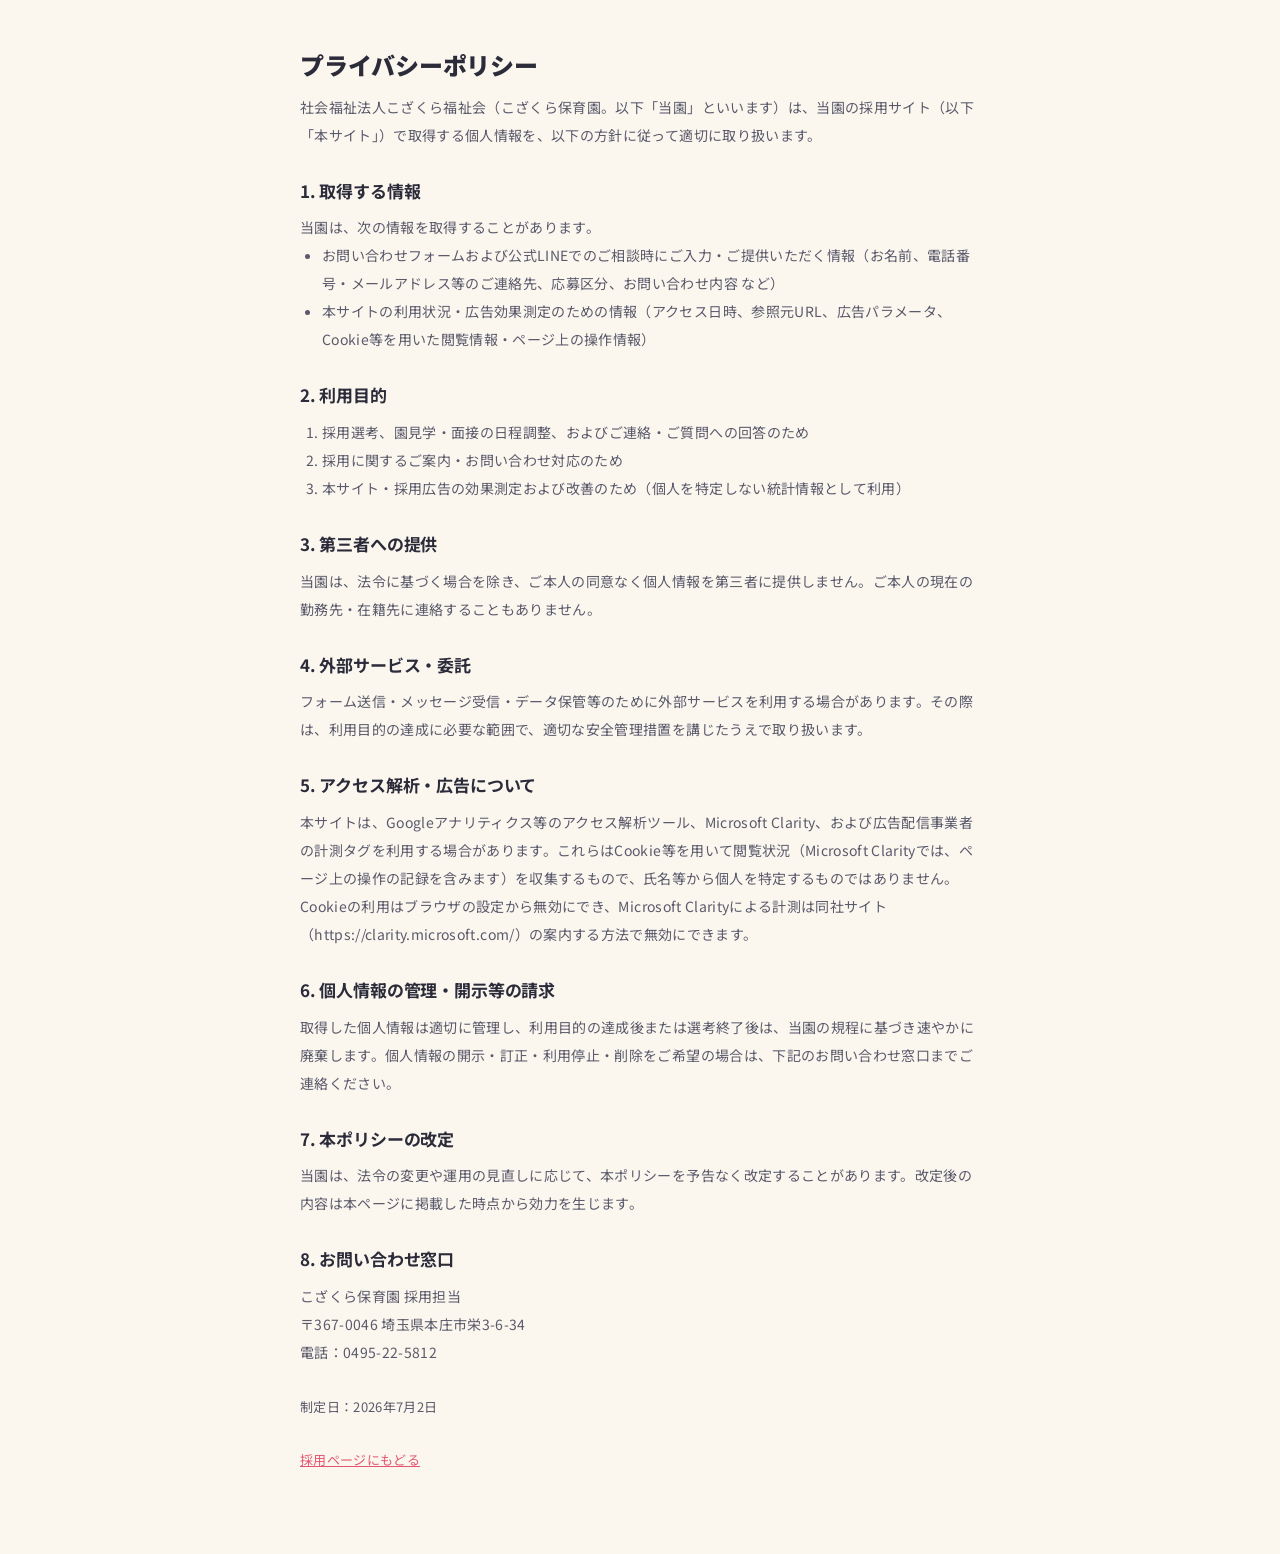
<file: privacy.html>
<!DOCTYPE html>
<html lang="ja">
<!--
  ============================================================
  プライバシーポリシー（採用LP汎用版）
  ============================================================
  ねらい: どの園のLPでも使い回せる統一フォーマット。
          他案件へ流用するときは「VAR:」の付いた事業者情報の行だけ差し替える
          （事業者名・所在地・電話・制定日・窓口）。本文の条項はそのまま使える。
  必須理由: 個人情報を扱うフォーム／LINE相談があるLPは、Google広告・各種GPS広告の
            審査でプライバシーポリシーが必須。これが無いと広告を出稿できない。
  想定する取得経路: ①公式LINEでの相談 ②本サイトの問い合わせフォーム ③アクセス解析・広告計測
  注意: 実運用前に事業者の実態に合わせて確認すること（法務確認を推奨）。
  ============================================================
-->
<head>
  <meta charset="utf-8">
  <meta name="viewport" content="width=device-width, initial-scale=1">
  <!-- Google Tag Manager -->
  <script>(function(w,d,s,l,i){w[l]=w[l]||[];w[l].push({'gtm.start':
  new Date().getTime(),event:'gtm.js'});var f=d.getElementsByTagName(s)[0],
  j=d.createElement(s),dl=l!='dataLayer'?'&l='+l:'';j.async=true;j.src=
  'https://www.googletagmanager.com/gtm.js?id='+i+dl;f.parentNode.insertBefore(j,f);
  })(window,document,'script','dataLayer','GTM-PXZXKWX7');</script>
  <!-- End Google Tag Manager -->
  <meta name="robots" content="noindex, nofollow">
  <!-- VAR:FACILITY_NAME -->
  <title>プライバシーポリシー｜こざくら保育園 採用サイト</title>
  <meta name="description" content="こざくら保育園 採用サイトのプライバシーポリシー。取得する情報とその利用目的、アクセス解析・広告計測の取り扱い、開示等のご請求窓口についてご案内します。">
  <link rel="icon" type="image/svg+xml" href="data:image/svg+xml,%3Csvg xmlns='http://www.w3.org/2000/svg' viewBox='-34 -34 68 68'%3E%3Cdefs%3E%3Cpath id='p' d='M0 8C-12 -4 -11 -20 -3 -27L0 -21L3 -27C11 -20 12 -4 0 8Z'/%3E%3C/defs%3E%3Cg fill='%23E4566E'%3E%3Cuse href='%23p' transform='translate(0 -6)'/%3E%3Cuse href='%23p' transform='rotate(72) translate(0 -6)'/%3E%3Cuse href='%23p' transform='rotate(144) translate(0 -6)'/%3E%3Cuse href='%23p' transform='rotate(216) translate(0 -6)'/%3E%3Cuse href='%23p' transform='rotate(288) translate(0 -6)'/%3E%3C/g%3E%3Ccircle r='4' fill='%23CF9A3C'/%3E%3C/svg%3E">
  <link rel="preconnect" href="https://fonts.googleapis.com">
  <link rel="preconnect" href="https://fonts.gstatic.com" crossorigin>
  <link href="https://fonts.googleapis.com/css2?family=Noto+Sans+JP:wght@400;500;700&family=Zen+Maru+Gothic:wght@700;900&display=swap" rel="stylesheet">
  <link rel="stylesheet" href="css/style.css?v=20260821">
  <style>
    .policy { max-width: 720px; margin: 0 auto; padding: 48px 20px 80px; }
    .policy h1 { font-family: var(--font-display); font-size: 24px; font-weight: 900; margin-bottom: 10px; }
    .policy .policy-intro { font-size: 14px; line-height: 2; color: var(--color-ink-soft); margin-bottom: 8px; }
    .policy h2 { font-family: var(--font-display); font-size: 17px; font-weight: 700; margin: 30px 0 10px; }
    .policy p, .policy li { font-size: 14px; line-height: 2; color: var(--color-ink-soft); }
    .policy ol, .policy ul { padding-left: 22px; }
    .policy ol { list-style: decimal; }
    .policy ul { list-style: disc; }
    .policy .policy-meta { margin-top: 28px; font-size: 13px; color: var(--color-ink-soft); }
    .policy-back { display: inline-block; margin-top: 28px; font-size: 13px; }
  </style>
</head>
<body>
  <!-- Google Tag Manager (noscript) -->
  <noscript><iframe src="https://www.googletagmanager.com/ns.html?id=GTM-PXZXKWX7"
  height="0" width="0" style="display:none;visibility:hidden"></iframe></noscript>
  <!-- End Google Tag Manager (noscript) -->
  <main class="policy">
    <h1>プライバシーポリシー</h1>
    <!-- VAR:PRIVACY_ORG（事業者名。以降「当園」で受ける） -->
    <p class="policy-intro">社会福祉法人こざくら福祉会（こざくら保育園。以下「当園」といいます）は、当園の採用サイト（以下「本サイト」）で取得する個人情報を、以下の方針に従って適切に取り扱います。</p>

    <h2>1. 取得する情報</h2>
    <p>当園は、次の情報を取得することがあります。</p>
    <ul>
      <li>お問い合わせフォームおよび公式LINEでのご相談時にご入力・ご提供いただく情報（お名前、電話番号・メールアドレス等のご連絡先、応募区分、お問い合わせ内容 など）</li>
      <li>本サイトの利用状況・広告効果測定のための情報（アクセス日時、参照元URL、広告パラメータ、Cookie等を用いた閲覧情報・ページ上の操作情報）</li>
    </ul>

    <h2>2. 利用目的</h2>
    <ol>
      <li>採用選考、園見学・面接の日程調整、およびご連絡・ご質問への回答のため</li>
      <li>採用に関するご案内・お問い合わせ対応のため</li>
      <li>本サイト・採用広告の効果測定および改善のため（個人を特定しない統計情報として利用）</li>
    </ol>

    <h2>3. 第三者への提供</h2>
    <p>当園は、法令に基づく場合を除き、ご本人の同意なく個人情報を第三者に提供しません。ご本人の現在の勤務先・在籍先に連絡することもありません。</p>

    <h2>4. 外部サービス・委託</h2>
    <p>フォーム送信・メッセージ受信・データ保管等のために外部サービスを利用する場合があります。その際は、利用目的の達成に必要な範囲で、適切な安全管理措置を講じたうえで取り扱います。</p>

    <h2>5. アクセス解析・広告について</h2>
    <!-- 増補（2026-08-19・スマオリ審査要件: Clarityの画面録画とオプトアウト方法の明記）。最終文言は上杉さん承認フローの対象 -->
    <p>本サイトは、Googleアナリティクス等のアクセス解析ツール、Microsoft Clarity、および広告配信事業者の計測タグを利用する場合があります。これらはCookie等を用いて閲覧状況（Microsoft Clarityでは、ページ上の操作の記録を含みます）を収集するもので、氏名等から個人を特定するものではありません。Cookieの利用はブラウザの設定から無効にでき、Microsoft Clarityによる計測は同社サイト（https://clarity.microsoft.com/）の案内する方法で無効にできます。</p>

    <h2>6. 個人情報の管理・開示等の請求</h2>
    <p>取得した個人情報は適切に管理し、利用目的の達成後または選考終了後は、当園の規程に基づき速やかに廃棄します。個人情報の開示・訂正・利用停止・削除をご希望の場合は、下記のお問い合わせ窓口までご連絡ください。</p>

    <h2>7. 本ポリシーの改定</h2>
    <p>当園は、法令の変更や運用の見直しに応じて、本ポリシーを予告なく改定することがあります。改定後の内容は本ページに掲載した時点から効力を生じます。</p>

    <h2>8. お問い合わせ窓口</h2>
    <!-- VAR:PRIVACY_CONTACT / VAR:TEL_NUMBER（事業者名・所在地・電話を実態に合わせて記載。
         受付時間は園確定後にここへ追記する（launch-checklist参照）。確定前に可視文言で「園確認後」等を書かない -->
    <p>こざくら保育園 採用担当<br>〒367-0046 埼玉県本庄市栄3-6-34<br>電話：0495-22-5812</p>

    <p class="policy-meta">制定日：2026年7月2日<!-- VAR:PRIVACY_DATE --></p>
    <a class="policy-back" href="index.html">採用ページにもどる</a>
  </main>
</body>
</html>
</file>
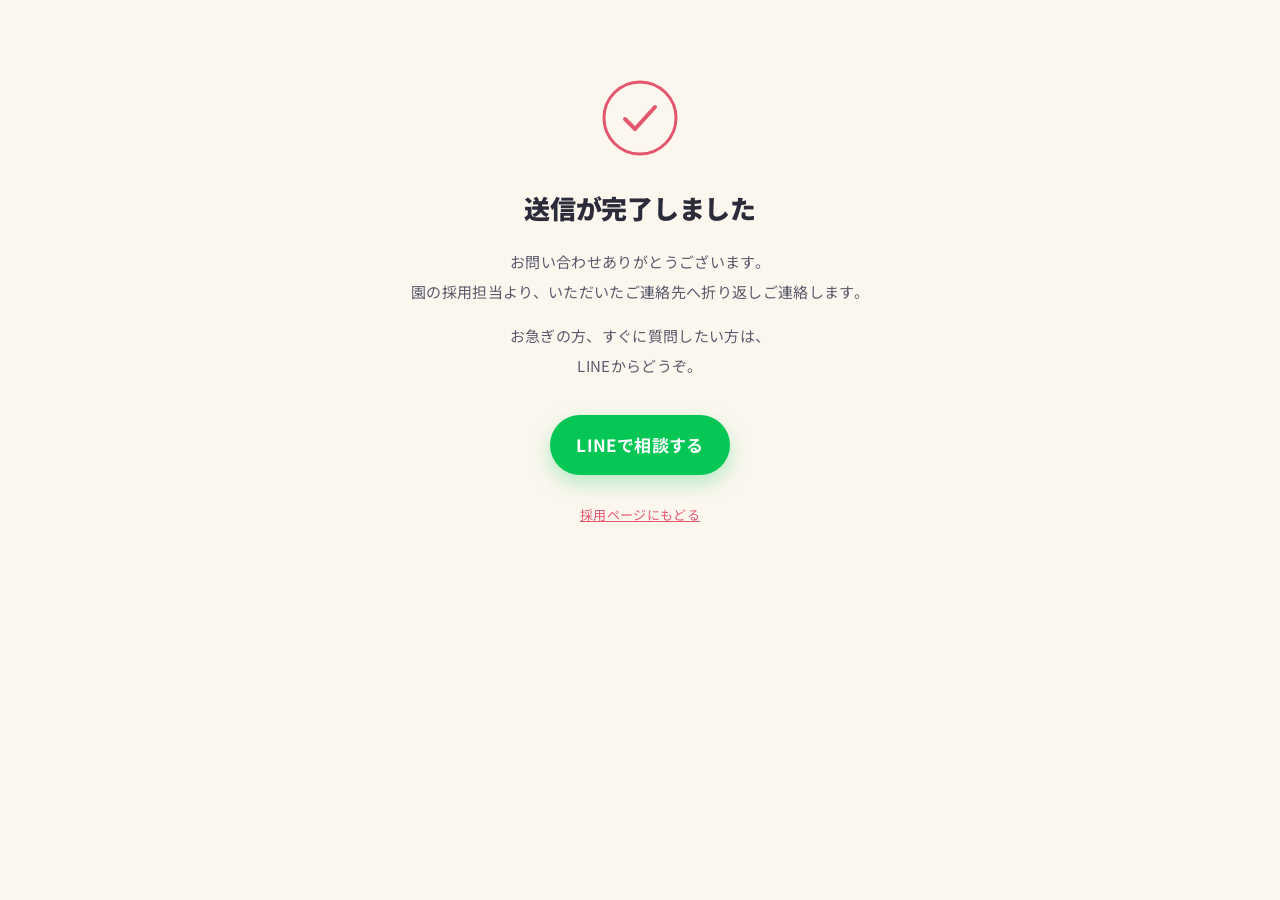
<file: thanks.html>
<!DOCTYPE html>
<html lang="ja">
<!--
  送信完了ページ = CV計測の基準点（このURLは変えないこと）
  - フォーム送信フラグ(lp_form_submitted)がある時だけ thanks_valid を発火する。
    URL直打ち・ブックマーク・リロードでのページビュー誤CVを除外するため。
  - GTM側は「カスタムイベント thanks_valid」トリガーでCVタグを発火させる（form_submit_successとの二重登録禁止）。
-->
<head>
  <meta charset="utf-8">
  <meta name="viewport" content="width=device-width, initial-scale=1">
  <meta name="robots" content="noindex, nofollow">

  <!-- Google Tag Manager -->
  <script>(function(w,d,s,l,i){w[l]=w[l]||[];w[l].push({'gtm.start':
  new Date().getTime(),event:'gtm.js'});var f=d.getElementsByTagName(s)[0],
  j=d.createElement(s),dl=l!='dataLayer'?'&l='+l:'';j.async=true;j.src=
  'https://www.googletagmanager.com/gtm.js?id='+i+dl;f.parentNode.insertBefore(j,f);
  })(window,document,'script','dataLayer','GTM-PXZXKWX7');</script>
  <!-- End Google Tag Manager -->

  <title>送信が完了しました｜こざくら保育園 採用サイト</title><!-- VAR:FACILITY_NAME -->
  <meta name="description" content="お問い合わせの送信が完了しました。こざくら保育園の採用担当より、いただいたご連絡先へ折り返しご連絡します。">
  <link rel="icon" type="image/svg+xml" href="data:image/svg+xml,%3Csvg xmlns='http://www.w3.org/2000/svg' viewBox='-34 -34 68 68'%3E%3Cdefs%3E%3Cpath id='p' d='M0 8C-12 -4 -11 -20 -3 -27L0 -21L3 -27C11 -20 12 -4 0 8Z'/%3E%3C/defs%3E%3Cg fill='%23E4566E'%3E%3Cuse href='%23p' transform='translate(0 -6)'/%3E%3Cuse href='%23p' transform='rotate(72) translate(0 -6)'/%3E%3Cuse href='%23p' transform='rotate(144) translate(0 -6)'/%3E%3Cuse href='%23p' transform='rotate(216) translate(0 -6)'/%3E%3Cuse href='%23p' transform='rotate(288) translate(0 -6)'/%3E%3C/g%3E%3Ccircle r='4' fill='%23CF9A3C'/%3E%3C/svg%3E">
  <link rel="preconnect" href="https://fonts.googleapis.com">
  <link rel="preconnect" href="https://fonts.gstatic.com" crossorigin>
  <link href="https://fonts.googleapis.com/css2?family=Noto+Sans+JP:wght@400;500;700&family=Zen+Maru+Gothic:wght@700;900&display=swap" rel="stylesheet">
  <link rel="stylesheet" href="css/style.css?v=20260821">
  <style>
    .thanks { max-width: 620px; margin: 0 auto; padding: 80px 20px 100px; text-align: center; }
    .thanks h1 { font-family: var(--font-display); font-size: 26px; font-weight: 900; margin-bottom: 20px; }
    .thanks p { font-size: 15px; line-height: 2; color: var(--color-ink-soft); margin-bottom: 14px; }
    .thanks-mark { width: 76px; height: 76px; margin: 0 auto 24px; }
    .thanks-line { display: inline-flex; align-items: center; gap: 8px; margin-top: 20px; padding: 14px 26px;
      background: var(--color-line-active); color: #fff; text-decoration: none; border-radius: 999px;
      font-family: var(--font-display); font-weight: 700; box-shadow: 0 8px 20px rgba(6,199,85,0.28); }
    .thanks-back { display: inline-block; margin-top: 28px; font-size: 13px; }
  </style>
</head>
<body>
  <!-- Google Tag Manager (noscript) -->
  <noscript><iframe src="https://www.googletagmanager.com/ns.html?id=GTM-PXZXKWX7"
  height="0" width="0" style="display:none;visibility:hidden"></iframe></noscript>
  <!-- End Google Tag Manager (noscript) -->

  <main class="thanks">
    <svg class="thanks-mark" viewBox="0 0 76 76" role="img" aria-label="送信完了">
      <circle cx="38" cy="38" r="36" fill="none" stroke="#E4566E" stroke-width="3"/>
      <path d="M23 39l10 10 20-22" fill="none" stroke="#E4566E" stroke-width="4" stroke-linecap="round" stroke-linejoin="round"/>
    </svg>
    <h1>送信が完了しました</h1>
    <p>お問い合わせありがとうございます。<br>園の採用担当より、いただいたご連絡先へ折り返しご連絡します。</p>
    <p>お急ぎの方、すぐに質問したい方は、<br>LINEからどうぞ。</p>
    <!-- VAR:LINE_URL -->
    <a class="thanks-line" href="https://line.me/R/oaMessage/@529wdnfx/?%E8%B3%AA%E5%95%8F%E3%81%99%E3%82%8B" target="_blank" rel="noopener" id="cta-line-thanks" data-cta-location="thanks">LINEで相談する</a>
    <br>
    <a class="thanks-back" href="index.html">採用ページにもどる</a>
  </main>

  <script>
    // 誤CV除外: フォーム送信フラグがある時だけ thanks_valid を発火し、フラグは即消費する
    (function () {
      try {
        if (sessionStorage.getItem('lp_form_submitted') === '1') {
          window.dataLayer = window.dataLayer || [];
          window.dataLayer.push({ event: 'thanks_valid' });
          sessionStorage.removeItem('lp_form_submitted');
        }
      } catch (e) { /* ストレージ不可でもページは表示する */ }
      var ln = document.getElementById('cta-line-thanks');
      if (ln) ln.addEventListener('click', function () {
        window.dataLayer = window.dataLayer || [];
        window.dataLayer.push({ event: 'line_click', cta_location: 'thanks' });
      });
    })();
  </script>
</body>
</html>
</file>
<file: css/style.css>
/* ============================================================
   採用LPテンプレート style.css
   ============================================================
   規約（CLAUDE.md より）:
   - レスポンシブは本ファイル内の @media に集約する（別ファイル分割禁止。
     多重上書き事故防止のため「同一ファイル内で後勝ち」を保証する）
   - 日本語本文に text-align: justify は使用禁止（字間崩れの既知事故）
   - 色・フォント・CTAは :root のデザイントークン経由でのみ指定する
   - モバイルファースト: 基準幅375px、min-width で拡張
   ============================================================ */

/* ===== デザイントークン ===== */
:root {
  /* カラー（紫グラデーション禁止） VAR:BRAND_COLORS — 小桜保育園ブランド: 桜色系に差し替え済み */
  --color-primary: #E4566E;        /* 桜レッド: CTA・大きい数字（18.66px以上の太字限定） */
  --color-primary-dark: #CE3A5E;   /* 小さいテキスト用（白・クリーム地でWCAG AA 4.5:1超） */
  --color-primary-light: #FFB3C1;  /* 暗色背景（--color-ink）上の小テキスト用 */
  --color-primary-soft: #FBE7EB;
  --color-accent: #7E9C7B;         /* セージ: 図形・大きい数字用（小テキストには使わない） */
  --color-accent-dark: #5C7A59;    /* 小さいテキスト用セージ（白地でWCAG AA 4.5:1超） */
  --color-accent-soft: #EDF2EC;
  --color-ink: #2B2B3A;            /* 本文 */
  --color-ink-soft: #5A5A6B;
  --color-cream: #FBF7EF;          /* 基本背景 */
  --color-sand: #F3EBDD;           /* 交互セクション背景 */
  --color-paper: #FFFFFF;
  --color-line: #E4DAC8;
  --color-line-active: #06C755;    /* LINEブランド色（変更しない） */

  /* フォント3層: 本文 Noto Sans JP / 見出し Zen Maru Gothic / 数字 Quicksand（丸み系・定義はここ1箇所のみ） */
  --font-jp: 'Noto Sans JP', -apple-system, BlinkMacSystemFont, 'Hiragino Sans', 'Yu Gothic UI', 'Meiryo', sans-serif;
  --font-display: 'Zen Maru Gothic', var(--font-jp);
  --font-num: 'Quicksand', 'Helvetica Neue', Arial, sans-serif;

  /* CTA A/Bテスト用トークン: 色替えテストはこの2つの差し替えのみで行う */
  --cta-bg: var(--color-primary);
  --cta-bg-dark: var(--color-primary-dark);
  --cta-text: #FFFFFF;

  --radius-card: 18px;
  /* 影3階層: 情報階層に従属させる（float=主役写真, card=浮くカード, tight=小要素）design-note.md P1 */
  --shadow-float: 0 12px 32px rgba(43, 43, 58, 0.14);
  --shadow-card: 0 4px 16px rgba(43, 43, 58, 0.07);
  --shadow-tight: 0 2px 8px rgba(43, 43, 58, 0.10);
  /* CTA影・背景ドットの色味（桜色系に更新済み） */
  --shadow-cta: 0 8px 20px rgba(228, 86, 110, 0.32);
  --shadow-cta-sm: 0 4px 14px rgba(228, 86, 110, 0.35);
  --dot-tint: rgba(228, 86, 110, 0.08);
  --dot-tint-accent: rgba(126, 156, 123, 0.14);
  /* ブランドマーク色: 桜モチーフ（スタンプ・花びら・見出しアイコン）は園名由来の記号なので
     スタイル/配色を変えても桜色のまま固定する（ロゴと同じ扱い。VAR:BRAND_COLORSでも上書きしない） */
  --brand-mark: #CE3A5E;   /* 桜スタンプ（落款のような赤桜） */
  --petal: #F3B7C6;        /* 花びら装飾・基本 */
  --petal-deep: #EFA0B5;   /* 花びら装飾・濃 */
  --marker-bg: #F9CFDA;    /* 蛍光マーカー */
  --stats-wash: #FBEDF0;   /* 数字セクションの色面グラデ起点 */
  --band-em: #FFD9E2;      /* CTAバンド（インク地）上の強調文字 */
  --container: 1080px;
}

/* ===== 園紹介（小桜版で追加） ===== */
.about-layout { display: grid; gap: 24px; align-items: center; }
.about-body p {
  font-size: 14.5px;
  line-height: 2.0;
  color: var(--color-ink-soft);
  margin-bottom: 14px;
}
.about-body p strong { color: var(--color-ink); }
.about-photo { border-radius: var(--radius-card); box-shadow: var(--shadow-card); }
@media (min-width: 900px) {
  .about-layout { grid-template-columns: 1fr 1fr; gap: 48px; }
}

/* ===== リセット・ベース ===== */
*, *::before, *::after { box-sizing: border-box; }
html { scroll-behavior: smooth; scroll-padding-top: 72px; }  /* 固定ヘッダーの高さぶん、アンカー着地位置を下げる */
body {
  margin: 0;
  font-family: var(--font-jp);
  font-size: 16px;
  line-height: 1.85;              /* 日本語本文の標準行間 */
  letter-spacing: 0.02em;
  color: var(--color-ink);
  background: var(--color-cream);
  -webkit-font-smoothing: antialiased;
  overflow-wrap: break-word;
}
h1, h2, h3, h4 {
  font-family: var(--font-display);
  line-height: 1.45;
  word-break: keep-all;           /* 見出しのみ。本文には適用しない（justify事故の教訓） */
  overflow-wrap: break-word;
  margin: 0;
}
p, ul, ol, dl { margin: 0; }
ul, ol { padding: 0; list-style: none; }
img { display: block; max-width: 100%; height: auto; }
a { color: var(--color-primary); }
em, i { font-style: normal; }
sup { font-size: 0.55em; }

/* 数字: 数値表現はすべてこのクラス経由（Quicksandの最大ウェイトは700。定義はここ1箇所のみ） */
.num {
  font-family: var(--font-num);
  font-weight: 700;
  font-style: normal;
  letter-spacing: -0.01em;
}

:focus-visible {
  outline: 3px solid var(--color-primary);
  outline-offset: 2px;
}

/* ===== レイアウト共通 ===== */
.container {
  max-width: var(--container);
  margin: 0 auto;
  padding-left: 20px;
  padding-right: 20px;
}
.section { padding: 56px 0; }
@media (min-width: 768px) { .section { padding: 88px 0; } }

.sec-title {
  font-size: 24px;
  font-weight: 900;
  text-align: center;
  margin-bottom: 36px;
}
.sec-title-left { text-align: left; }
.sec-eyebrow {
  display: block;
  font-family: var(--font-num);
  font-size: 13px;
  font-weight: 700;
  letter-spacing: 0.22em;
  text-transform: uppercase;
  color: var(--color-primary-dark);   /* 小テキストはdark系でコントラストAA確保 */
  margin-bottom: 10px;
}
.sec-eyebrow::before {
  content: "●";
  font-size: 8px;
  vertical-align: 3px;
  margin-right: 8px;
  color: var(--color-accent);
}
@media (min-width: 768px) {
  .sec-title { font-size: 32px; margin-bottom: 48px; }
}

.sec-note {
  font-size: 12px;
  color: var(--color-ink-soft);
  text-align: center;
  margin-top: 20px;
}
.sec-cta { text-align: center; margin-top: 40px; }

/* ===== ボタン ===== */
.btn {
  display: inline-flex;
  flex-direction: column;
  align-items: center;
  justify-content: center;
  gap: 2px;
  min-height: 64px;               /* タップ領域44px以上を大きく上回る */
  padding: 14px 36px;
  border-radius: 999px;
  font-family: var(--font-display);
  font-size: 17px;
  font-weight: 700;
  line-height: 1.4;
  text-align: center;
  text-decoration: none;
  cursor: pointer;
  border: none;
  transition: transform 0.15s ease, box-shadow 0.15s ease, background-color 0.15s ease;
}
.btn:hover { transform: translateY(-2px); }
.btn-sub {
  font-family: var(--font-jp);
  font-size: 11.5px;
  font-weight: 500;
  letter-spacing: 0.06em;
  opacity: 0.9;
}
.btn-primary {
  background: var(--cta-bg);
  color: var(--cta-text);
  box-shadow: var(--shadow-cta);
}
.btn-primary:hover { background: var(--cta-bg-dark); }
.btn-outline {
  background: var(--color-paper);
  color: var(--color-ink);
  border: 2px solid var(--color-line);
}
.btn-outline .num { font-size: 1.15em; }
.btn-line {
  background: var(--color-line-active);
  color: #FFFFFF;
  box-shadow: 0 8px 20px rgba(6, 199, 85, 0.28);
}

/* ===== ヘッダー（固定・スクロールで背景が出る） ===== */
.site-header {
  position: fixed;
  top: 0; left: 0; right: 0;
  z-index: 200;
  display: flex;
  align-items: center;
  justify-content: space-between;
  gap: 10px;
  padding: 10px 16px;
  transition: background-color 0.25s ease, box-shadow 0.25s ease;
}
.site-header.is-scrolled {
  background: rgba(255, 255, 255, 0.95);
  -webkit-backdrop-filter: blur(8px);
  backdrop-filter: blur(8px);
  box-shadow: 0 2px 12px rgba(43, 43, 58, 0.10);
}
.header-actions { display: flex; align-items: center; gap: 8px; }

/* メニュー（プルダウン。detailsで開閉） */
.header-nav { position: relative; }
.header-nav > summary {
  list-style: none;
  cursor: pointer;
  display: inline-flex;
  align-items: center;
  gap: 6px;
  font-family: var(--font-display);
  font-size: 12px;
  font-weight: 700;
  color: var(--color-ink);
  background: var(--color-paper);
  border: 1px solid var(--color-line);
  border-radius: 999px;
  padding: 8px 12px;
  box-shadow: var(--shadow-tight);
}
.header-nav > summary::-webkit-details-marker { display: none; }
.nav-toggle-bars { display: inline-grid; gap: 3px; width: 15px; }
.nav-toggle-bars span { display: block; height: 2px; background: var(--color-ink); border-radius: 2px; }
.header-nav[open] > summary { background: var(--color-ink); color: #FFFFFF; }
.header-nav[open] .nav-toggle-bars span { background: #FFFFFF; }
.nav-panel {
  position: absolute;
  top: calc(100% + 8px);
  right: 0;
  min-width: 210px;
  display: grid;
  background: var(--color-paper);
  border: 1px solid var(--color-line);
  border-radius: 14px;
  box-shadow: var(--shadow-float);
  padding: 6px;
  z-index: 210;
}
.nav-panel a {
  font-family: var(--font-display);
  font-size: 14px;
  font-weight: 700;
  color: var(--color-ink);
  text-decoration: none;
  padding: 11px 14px;
  border-radius: 9px;
}
.nav-panel a:hover { background: var(--color-cream); }
.site-logo {
  display: flex;
  flex-direction: column;
  line-height: 1.3;
  text-shadow: 0 1px 8px rgba(255, 255, 255, 0.8);
}
.site-header.is-scrolled .site-logo { text-shadow: none; }
.site-logo-main {
  font-family: var(--font-display);
  font-size: 18px;
  font-weight: 900;
  color: var(--color-ink);
  white-space: nowrap;
}
.site-logo-sub {
  font-size: 11px;
  letter-spacing: 0.18em;
  color: var(--color-ink-soft);
}
.site-header-cta {
  font-family: var(--font-display);
  font-size: 12.5px;
  font-weight: 700;
  color: var(--cta-text);
  background: var(--cta-bg);
  text-decoration: none;
  white-space: nowrap;
  padding: 9px 14px;
  border-radius: 999px;
  box-shadow: var(--shadow-cta-sm);
}
@media (min-width: 768px) {
  .site-header { padding: 12px 24px; }
  .site-header-cta { font-size: 13px; padding: 10px 18px; }
}

/* ===== ヒーロー ===== */
.hero { position: relative; }
.hero-media img {
  width: 100%;
  height: auto;
  /* 小型機（iPhone SE等）でもCTAがファーストビュー内に収まるよう写真高さを動的に制限 */
  max-height: 58vh;
  object-fit: cover;
  object-position: center 30%;
}
.hero-inner {
  position: relative;
  max-width: var(--container);
  margin: -96px auto 0;           /* 写真にカードを重ねる */
  padding: 0 16px 8px;
}
.hero-card {
  position: relative;
  background: var(--color-paper);
  border-radius: var(--radius-card);
  box-shadow: var(--shadow-card);
  padding: 20px 18px 22px;
}
.hero-eyebrow {
  display: flex;
  flex-wrap: wrap;
  gap: 6px;
  margin-bottom: 10px;
}
.hero-eyebrow span {
  font-size: 11px;
  font-weight: 700;
  letter-spacing: 0.03em;   /* 375px幅で2チップが1行に収まる詰め（FV内CTA死守のため） */
  color: var(--color-accent-dark);
  background: var(--color-accent-soft);
  border-radius: 999px;
  padding: 3px 8px;
  white-space: nowrap;
}
.hero-copy {
  font-size: 22px;
  font-weight: 900;
  line-height: 1.5;
  margin-bottom: 14px;
}
.hero-stats {
  display: flex;
  gap: 8px;
  margin-bottom: 6px;
}
.hero-stats li {
  flex: 1;
  display: flex;
  flex-direction: column;
  align-items: center;
  background: var(--color-cream);
  border: 2px dashed var(--color-line);   /* ステッチ風の枠 = 本テンプレートの意匠 */
  border-radius: 14px;
  padding: 8px 4px 6px;
  text-align: center;
}
.hero-stats .num {
  font-size: 30px;
  color: var(--color-primary);
  line-height: 1;
}
.hero-stats .unit {
  font-family: var(--font-num);
  font-size: 11px;
  font-weight: 700;
  color: var(--color-primary-dark);
  /* 固定高で統一: 空のunit（持ち帰り仕事）でもラベルの縦位置が揃うようにする */
  height: 16px;
  line-height: 16px;
}
.hero-stats .label {
  font-size: 11px;
  font-weight: 700;
  color: var(--color-ink-soft);
  margin-top: 2px;
}
.hero-note {
  font-size: 12px;
  color: var(--color-ink-soft);
  margin-bottom: 12px;
}
.hero-cta { text-align: center; }
.hero-cta .btn { width: 100%; max-width: 420px; }

.hero-stamp {
  position: absolute;
  top: -46px;
  right: 10px;
  width: 92px;
  height: 92px;
  transform: rotate(8deg);
}
.hero-stamp text {
  font-family: var(--font-display);
  font-weight: 900;
  fill: #FFFFFF;
  text-anchor: middle;
}
.stamp-line1 { font-size: 24px; }
.stamp-line2 { font-size: 24px; }

@media (min-width: 768px) {
  .hero-media img {
    height: min(74vh, 660px);
    max-height: none;              /* モバイル用の高さ制限を解除 */
    object-fit: cover;
    object-position: center;
  }
  .hero-inner {
    margin-top: -170px;
    padding: 0 24px;
  }
  .hero-card {
    max-width: 620px;
    padding: 40px 44px;
  }
  .hero-eyebrow span { font-size: 12px; padding: 3px 12px; }
  .hero-copy { font-size: 36px; }
  .hero-stats .num { font-size: 38px; }
  .hero-stats .label { font-size: 12.5px; }
  .hero-cta { text-align: left; }
  .hero-stamp {
    width: 128px;
    height: 128px;
    top: -60px;
    right: -28px;
  }
}

/* ※未適用（評価指摘あり）: .empathy / .gallery・.workforce / .benefit-* / .apply-alt は
   index.html のどのクラスからも参照されていない（要目視ゲート後に採用/削除を判断） */

/* ===== 共感セクション（インク地に反転して緊張感を出す） ===== */
.empathy {
  background: var(--color-ink);
  color: var(--color-cream);
}
.empathy .sec-title { color: #FFFFFF; }
.empathy .sec-eyebrow { color: var(--color-primary-light); }  /* 暗色地ではdarkコーラルがAA未達のため明色に */
.empathy-list {
  max-width: 560px;
  margin: 0 auto 28px;
  display: grid;
  gap: 12px;
}
.empathy-list li {
  position: relative;
  background: rgba(255, 255, 255, 0.06);
  border-left: 4px solid var(--color-primary);
  border-radius: 0 10px 10px 0;
  padding: 12px 16px 12px 18px;
  font-size: 15px;
  font-weight: 500;
  line-height: 1.7;
}
.empathy-lead {
  text-align: center;
  font-size: 15px;
  line-height: 2.1;
}
.empathy-lead strong {
  color: #FFC9B8;
  font-weight: 700;
}
@media (min-width: 768px) {
  .empathy-list { max-width: 640px; }
  .empathy-lead { font-size: 17px; }
}

/* ===== 数字で見る ===== */
.stats {
  background:
    radial-gradient(var(--dot-tint-accent) 1.5px, transparent 1.5px);
  background-size: 22px 22px;
  background-color: var(--color-cream);
}
.stats-grid {
  display: grid;
  grid-template-columns: 1fr 1fr;
  gap: 12px;
}
.stat-card {
  background: var(--color-paper);
  border-radius: var(--radius-card);
  box-shadow: var(--shadow-card);
  padding: 18px 14px 16px;
  display: flex;
  flex-direction: column;
  align-items: center;
  text-align: center;
}
.stat-label {
  font-family: var(--font-display);
  font-size: 13px;
  font-weight: 700;
  color: var(--color-accent-dark);
  border-bottom: 2px dotted var(--color-line);
  padding-bottom: 4px;
  margin-bottom: 8px;
}
.stat-value { line-height: 1; margin-bottom: 10px; }
.stat-value .num {
  font-size: 46px;
  color: var(--color-primary);
}
.stat-value .unit {
  font-size: 12px;
  font-weight: 700;
  color: var(--color-ink-soft);
  margin-left: 4px;
}
.stat-desc {
  font-size: 12px;
  line-height: 1.75;
  color: var(--color-ink-soft);
  text-align: left;
}
@media (min-width: 768px) {
  .stats-grid { grid-template-columns: repeat(3, 1fr); gap: 20px; }
  .stat-card { padding: 26px 22px 22px; }
  .stat-value .num { font-size: 58px; }
  .stat-desc { font-size: 13px; }
}

/* ===== 1日の流れ ===== */
.day { background: var(--color-sand); }
.day-layout { display: grid; gap: 32px; }
.timeline {
  position: relative;
  display: grid;
  gap: 20px;
  padding-left: 86px;
}
.timeline::before {
  content: "";
  position: absolute;
  left: 62px;
  top: 10px;
  bottom: 10px;
  border-left: 3px dotted var(--color-accent);
}
.timeline li { position: relative; }
.timeline li::before {
  content: "";
  position: absolute;
  left: -30px;
  top: 6px;
  width: 13px;
  height: 13px;
  border-radius: 50%;
  background: var(--color-primary);
  border: 3px solid var(--color-paper);
  box-shadow: 0 0 0 2px var(--color-primary);
}
.tl-time {
  position: absolute;
  left: -86px;
  top: 2px;
  width: 48px;
  font-family: var(--font-num);
  font-size: 15px;
  font-weight: 700;
  color: var(--color-ink);
  text-align: right;
}
.tl-body h3 {
  font-size: 16px;
  font-weight: 700;
  margin-bottom: 4px;
}
.tl-body p {
  font-size: 13.5px;
  color: var(--color-ink-soft);
  line-height: 1.8;
}
.tl-body strong { color: var(--color-primary); }
.day-photos {
  display: grid;
  grid-template-columns: 1fr 1fr;
  gap: 12px;
}
.day-photos img { border-radius: var(--radius-card); }
@media (min-width: 900px) {
  .day-layout {
    grid-template-columns: 1.2fr 1fr;
    align-items: start;
  }
  .day-photos {
    grid-template-columns: 1fr;
    gap: 20px;
    position: sticky;
    top: 24px;
  }
}

/* ===== 先輩の声 ===== */
.voice-grid { display: grid; gap: 28px; }
.voice-card {
  background: var(--color-paper);
  border-radius: var(--radius-card);
  box-shadow: var(--shadow-card);
  overflow: hidden;
  padding-bottom: 24px;
}
.voice-card img { width: 100%; }
.voice-name {
  font-size: 18px;
  font-weight: 900;
  padding: 18px 22px 0;
}
.voice-name span {
  display: block;
  font-family: var(--font-jp);
  font-size: 12px;
  font-weight: 500;
  color: var(--color-ink-soft);
  margin-top: 2px;
}
.voice-q {
  position: relative;
  font-weight: 700;
  font-size: 14.5px;
  color: var(--color-primary-dark);
  padding: 14px 22px 0 40px;
  line-height: 1.7;
}
.voice-q::before {
  content: "“";
  position: absolute;
  left: 20px;
  top: 8px;
  font-family: var(--font-num);
  font-size: 34px;
  line-height: 1;
  color: var(--color-primary-soft);
  -webkit-text-stroke: 1px var(--color-primary);
}
.voice-a {
  font-size: 13.5px;
  color: var(--color-ink-soft);
  padding: 10px 22px 0;
  line-height: 1.9;
}
@media (min-width: 768px) {
  .voice-grid { grid-template-columns: repeat(3, 1fr); gap: 24px; }
}

/* ===== 園の雰囲気 ===== */
.gallery { background: var(--color-accent-soft); }
.gallery-grid {
  display: grid;
  grid-template-columns: 1fr 1fr;
  gap: 12px;
  margin-bottom: 36px;
}
.gallery-grid img { border-radius: 14px; }
.workforce {
  background: var(--color-paper);
  border-radius: var(--radius-card);
  box-shadow: var(--shadow-card);
  padding: 26px 22px;
}
.workforce h3 {
  font-size: 17px;
  font-weight: 900;
  text-align: center;
  margin-bottom: 18px;
}
.workforce-facts {
  display: grid;
  grid-template-columns: 1fr 1fr;
  gap: 16px 10px;
}
.workforce-facts li {
  display: flex;
  flex-direction: column;
  align-items: center;
  text-align: center;
  line-height: 1.4;
}
.workforce-facts .num {
  font-size: 34px;
  color: var(--color-accent);
  line-height: 1.1;
}
.workforce-facts .num i {
  font-size: 0.5em;
  font-weight: 700;
}
.workforce-facts span {
  font-size: 12px;
  font-weight: 700;
  color: var(--color-ink-soft);
}
@media (min-width: 768px) {
  .gallery-grid { grid-template-columns: repeat(4, 1fr); gap: 16px; }
  .workforce { padding: 34px 40px; }
  .workforce-facts { grid-template-columns: repeat(4, 1fr); }
  .workforce-facts .num { font-size: 42px; }
}

/* ===== 園長メッセージ ===== */
.director-layout {
  display: grid;
  gap: 28px;
  align-items: start;
}
.director-photo {
  width: 200px;
  margin: 0 auto;
  border-radius: var(--radius-card);
  box-shadow: var(--shadow-card);
}
.director-body p {
  font-size: 14.5px;
  line-height: 2.0;
  margin-bottom: 16px;
}
.director-name {
  font-size: 13px;
  color: var(--color-ink-soft);
}
.director-name em {
  display: block;
  font-family: var(--font-display);
  font-size: 19px;
  font-weight: 700;
  color: var(--color-ink);
}
@media (min-width: 768px) {
  .director-layout { grid-template-columns: 260px 1fr; gap: 48px; }
  .director-photo { width: 100%; margin: 0; }
}

/* ===== 待遇・福利厚生 ===== */
.benefits { background: var(--color-sand); }
.benefit-list { display: grid; gap: 14px; }
.benefit-item {
  background: var(--color-paper);
  border-radius: 14px;
  padding: 18px 20px;
  box-shadow: var(--shadow-card);
}
.benefit-item dt {
  font-family: var(--font-display);
  font-size: 15px;
  font-weight: 900;
  color: var(--color-primary);
  margin-bottom: 6px;
}
.benefit-item dt::before {
  content: "✿";
  color: var(--color-accent);
  margin-right: 8px;
}
.benefit-item dd {
  margin: 0;
  font-size: 13.5px;
  line-height: 1.85;
  color: var(--color-ink-soft);
}
@media (min-width: 768px) {
  .benefit-list { grid-template-columns: 1fr 1fr; gap: 20px; }
  .benefit-item { padding: 24px 28px; }
}

/* ===== 募集要項 ===== */
.req-table {
  width: 100%;
  border-collapse: collapse;
  background: var(--color-paper);
  border-radius: var(--radius-card);
  overflow: hidden;
  box-shadow: var(--shadow-card);
  font-size: 13.5px;
}
.req-table th, .req-table td {
  padding: 14px 16px;
  border-bottom: 1px solid var(--color-cream);
  text-align: left;
  vertical-align: top;
  line-height: 1.8;
}
.req-table tr:last-child th, .req-table tr:last-child td { border-bottom: none; }
.req-table th {
  width: 96px;
  background: var(--color-accent-soft);
  font-family: var(--font-display);
  font-weight: 700;
  color: var(--color-ink);
  font-size: 12.5px;
}
.req-sub {
  display: block;
  font-size: 12px;
  color: var(--color-ink-soft);
}
@media (min-width: 768px) {
  .req-table { font-size: 15px; }
  .req-table th { width: 200px; font-size: 14px; padding: 18px 24px; }
  .req-table td { padding: 18px 24px; }
}

/* ===== FAQ ===== */
.faq { background: var(--color-cream); }
.faq-list {
  max-width: 760px;
  margin: 0 auto;
  display: grid;
  gap: 12px;
}
.faq-item {
  background: var(--color-paper);
  border-radius: 14px;
  box-shadow: var(--shadow-card);
  overflow: hidden;
}
.faq-item summary {
  position: relative;
  list-style: none;
  cursor: pointer;
  font-weight: 700;
  font-size: 14.5px;
  line-height: 1.7;
  padding: 16px 48px 16px 52px;
  min-height: 44px;
}
.faq-item summary::-webkit-details-marker { display: none; }
.faq-item summary::before {
  content: "Q";
  position: absolute;
  left: 18px;
  top: 15px;
  font-family: var(--font-num);
  font-size: 17px;
  font-weight: 700;
  color: var(--color-paper);
  background: var(--color-accent);
  width: 24px;
  height: 24px;
  border-radius: 50%;
  display: grid;
  place-items: center;
}
.faq-item summary::after {
  content: "＋";
  position: absolute;
  right: 18px;
  top: 50%;
  transform: translateY(-50%);
  font-weight: 700;
  color: var(--color-primary);
  transition: transform 0.2s ease;
}
.faq-item[open] summary::after {
  content: "－";
}
.faq-item p {
  padding: 0 20px 18px 52px;
  font-size: 13.5px;
  line-height: 1.9;
  color: var(--color-ink-soft);
}
@media (min-width: 768px) {
  .faq-item summary { font-size: 16px; }
  .faq-item p { font-size: 14.5px; }
}

/* ===== 応募フロー ===== */
.flow { background: var(--color-accent-soft); }
.flow-steps {
  counter-reset: flow;
  display: grid;
  gap: 14px;
  max-width: 640px;
  margin: 0 auto;
}
.flow-step {
  position: relative;
  background: var(--color-paper);
  border-radius: 14px;
  box-shadow: var(--shadow-card);
  padding: 18px 20px 16px 72px;
}
.flow-num {
  position: absolute;
  left: 18px;
  top: 50%;
  transform: translateY(-50%);
  width: 40px;
  height: 40px;
  border-radius: 50%;
  background: var(--color-primary);
  color: #FFFFFF;
  font-family: var(--font-num);
  font-size: 20px;
  font-weight: 700;
  display: grid;
  place-items: center;
}
.flow-step h3 { font-size: 16px; font-weight: 700; margin-bottom: 2px; }
.flow-step p { font-size: 13px; color: var(--color-ink-soft); line-height: 1.8; }
@media (min-width: 900px) {
  .flow-steps {
    grid-template-columns: repeat(4, 1fr);
    max-width: none;
    gap: 20px;
  }
  .flow-step { padding: 66px 22px 22px; text-align: center; }
  .flow-num { left: 50%; top: 16px; transform: translateX(-50%); }
  .flow-step p { text-align: left; }
}

/* ===== 動画（OPT:VIDEO用） ===== */
.video-embed {
  position: relative;
  aspect-ratio: 16 / 9;
  max-width: 760px;
  margin: 0 auto;
  border-radius: var(--radius-card);
  overflow: hidden;
  box-shadow: var(--shadow-card);
  background: var(--color-ink);
}
.video-embed iframe { width: 100%; height: 100%; border: 0; display: block; }

/* ===== 制度ブロック ===== */
.feature-list { display: grid; gap: 20px; max-width: 760px; margin: 0 auto; }
.feature-card {
  background: var(--color-paper);
  border-radius: var(--radius-card);
  box-shadow: var(--shadow-card);
  overflow: hidden;
}
.feature-card img { width: 100%; }
.feature-body { padding: 18px 20px 22px; }
.feature-tags { display: flex; align-items: center; gap: 8px; margin-bottom: 8px; }
.feature-tags .tag-num {
  font-family: var(--font-num);
  font-weight: 700;
  font-size: 22px;
  color: var(--color-primary);
}
.feature-tags span:not(.tag-num) {
  font-size: 11.5px;
  font-weight: 700;
  color: var(--color-accent-dark);
  background: var(--color-accent-soft);
  border-radius: 999px;
  padding: 3px 10px;
}
.feature-card h3 { font-size: 19px; font-weight: 900; margin-bottom: 8px; }
.feature-sub {
  display: block;
  font-family: var(--font-jp);
  font-size: 12.5px;
  font-weight: 700;
  color: var(--color-primary-dark);
  margin-top: 2px;
}
.feature-desc {
  font-size: 13.5px;
  line-height: 1.9;
  color: var(--color-ink-soft);
  margin-bottom: 12px;
}
.feature-voice {
  position: relative;
  font-size: 13px;
  font-weight: 700;
  line-height: 1.8;
  background: var(--color-cream);
  border-left: 4px solid var(--color-accent);
  border-radius: 0 10px 10px 0;
  padding: 10px 14px;
}
.feature-voice span {
  display: block;
  font-size: 11px;
  font-weight: 500;
  color: var(--color-ink-soft);
  margin-top: 2px;
}
@media (min-width: 900px) {
  .feature-list { max-width: none; gap: 28px; }
  .feature-card {
    display: grid;
    grid-template-columns: 42% 1fr;
    align-items: stretch;
  }
  .feature-card img { height: 100%; object-fit: cover; }
  .feature-card:nth-child(even) img { order: 2; }  /* 写真とテキストを交互に */
  .feature-body { padding: 28px 32px; align-self: center; }
}

/* ===== アクセス ===== */
.access { background: var(--color-sand); }
.access-layout { display: grid; gap: 20px; max-width: 760px; margin: 0 auto; }
.access-info { display: grid; gap: 10px; align-content: start; }
.access-info > div {
  display: grid;
  grid-template-columns: 96px 1fr;
  gap: 12px;
  background: var(--color-paper);
  border-radius: 12px;
  padding: 14px 16px;
  box-shadow: var(--shadow-card);
  font-size: 14px;
}
.access-info dt {
  font-family: var(--font-display);
  font-weight: 700;
  color: var(--color-accent-dark);
}
.access-info dd { margin: 0; line-height: 1.8; }
.access-map {
  aspect-ratio: 4 / 3;
  border-radius: var(--radius-card);
  overflow: hidden;
  box-shadow: var(--shadow-card);
}
.access-map iframe { width: 100%; height: 100%; border: 0; display: block; }
@media (min-width: 900px) {
  .access-layout { grid-template-columns: 1fr 1fr; max-width: none; align-items: start; }
  .access-map { aspect-ratio: auto; height: 100%; min-height: 280px; }
}

/* ===== LINE主導モード =====
   導線をLINE一本にする案件（GPS広告×LINE運用等）では <body data-cta="line"> を付ける。
   スティッキーCTAの主ボタンがLINEになり、フォームへのボタンは消える */
/* 電話は補助（園のtel運用確認後に要否判断）。「給与・条件」は条件先行確認層の離脱防止（ペルソナ検証 2026-08-06） */
[data-cta="line"] .sticky-cta { grid-template-columns: 60px auto 1fr; }
[data-cta="line"] .sticky-apply { display: none; }
.sticky-req {
  white-space: nowrap;
  padding: 0 12px;
  font-size: 12.5px;
  color: var(--color-primary-dark);
  background: var(--color-primary-soft);
}
[data-cta="line"] .sticky-line {
  font-size: 15px;
  box-shadow: 0 4px 14px rgba(6, 199, 85, 0.35);
}

/* ===== 応募フォーム ===== */
.apply {
  background:
    radial-gradient(var(--dot-tint) 1.5px, transparent 1.5px);
  background-size: 22px 22px;
  background-color: var(--color-cream);
  /* スティッキーCTAに隠れないよう余白を確保 */
  padding-bottom: 120px;
}
.apply-lead {
  text-align: center;
  font-size: 14.5px;
  margin-bottom: 32px;
}
.apply-lead strong {
  color: var(--color-primary);
  font-family: var(--font-num);
  font-size: 1.2em;
}
.apply-form {
  max-width: 560px;
  margin: 0 auto;
  background: var(--color-paper);
  border-radius: var(--radius-card);
  box-shadow: var(--shadow-card);
  padding: 28px 22px 30px;
  display: grid;
  gap: 20px;
}
.form-field { display: grid; gap: 6px; border: none; padding: 0; margin: 0; }
.form-field label, .form-field legend {
  font-weight: 700;
  font-size: 14px;
  padding: 0;
}
.req-badge {
  display: inline-block;
  font-size: 10.5px;
  font-weight: 700;
  color: #FFFFFF;
  background: var(--color-primary);
  border-radius: 4px;
  padding: 1px 7px;
  margin-left: 6px;
  vertical-align: 2px;
}
.form-field input[type="text"],
.form-field input[type="tel"],
.form-field select,
.form-field textarea {
  width: 100%;
  font-family: var(--font-jp);
  font-size: 16px;                 /* iOSのフォーカス時自動ズームを防ぐため16px未満にしない */
  color: var(--color-ink);
  background: var(--color-cream);
  border: 2px solid var(--color-line);
  border-radius: 10px;
  padding: 13px 14px;
}
.form-field input:focus, .form-field select:focus, .form-field textarea:focus {
  outline: none;
  border-color: var(--color-primary);
  background: #FFFFFF;
}
.field-note { font-size: 11.5px; color: var(--color-ink-soft); }
.radio-row { display: flex; flex-wrap: wrap; gap: 8px; }
.radio-chip { position: relative; }
.radio-chip input {
  position: absolute;
  opacity: 0;
  width: 100%;
  height: 100%;
  cursor: pointer;
}
.radio-chip span {
  display: inline-block;
  font-size: 14px;
  font-weight: 500;
  padding: 10px 18px;
  min-height: 44px;
  border: 2px solid var(--color-line);
  border-radius: 999px;
  background: var(--color-cream);
  transition: all 0.15s ease;
}
.radio-chip input:checked + span {
  background: var(--color-primary);
  border-color: var(--color-primary);
  color: #FFFFFF;
  font-weight: 700;
}
.radio-chip input:focus-visible + span {
  outline: 3px solid var(--color-primary);
  outline-offset: 2px;
}

/* バリデーションエラーの視覚表示（ブラウザ標準ツールチップだけでは見落とされるため） */
.form-field.is-invalid input,
.form-field.is-invalid select,
.form-field.is-invalid textarea {
  border-color: var(--color-primary-dark);
  background: #FDF0ED;
}
.form-field.is-invalid .radio-chip span { border-color: var(--color-primary-dark); }
.form-field .field-error {
  display: none;
  font-size: 12px;
  font-weight: 700;
  color: var(--color-primary-dark);
}
.form-field.is-invalid .field-error { display: block; }

/* ハニーポット: 視覚・スクリーンリーダー双方から隠す */
.hp-wrap {
  position: absolute;
  left: -9999px;
  width: 1px;
  height: 1px;
  overflow: hidden;
}

.form-privacy { font-size: 12px; text-align: center; color: var(--color-ink-soft); }
.btn-submit { width: 100%; }
.form-note {
  font-size: 12px;
  text-align: center;
  color: var(--color-ink-soft);
}

.apply-alt { text-align: center; margin-top: 36px; }
.apply-alt > p { font-size: 13.5px; font-weight: 700; margin-bottom: 14px; }
.apply-alt-btns {
  display: grid;
  gap: 12px;
  max-width: 560px;
  margin: 0 auto;
}
@media (min-width: 640px) {
  .apply-alt-btns { grid-template-columns: 1fr 1fr; }
  .apply-form { padding: 40px 44px; }
}

/* ===== フッター ===== */
.site-footer {
  background: var(--color-ink);
  color: rgba(255, 255, 255, 0.85);
  padding: 40px 0 110px;           /* スティッキーCTAぶんの逃げ */
  text-align: center;
  font-size: 12.5px;
  line-height: 2;
}
.footer-nav { margin: 12px 0; display: flex; justify-content: center; gap: 20px; flex-wrap: wrap; }
.footer-nav a { color: rgba(255, 255, 255, 0.85); }
.footer-demo-note { font-size: 12px; color: rgba(255, 255, 255, 0.55); margin-top: 10px; }
.footer-copy { margin-top: 8px; color: rgba(255, 255, 255, 0.55); }

/* ===== スティッキーCTA ===== */
.sticky-cta {
  position: fixed;
  left: 0; right: 0; bottom: 0;
  z-index: 100;
  display: grid;
  grid-template-columns: 76px 76px 1fr;
  gap: 8px;
  padding: 10px 12px calc(10px + env(safe-area-inset-bottom));
  background: rgba(255, 255, 255, 0.92);
  -webkit-backdrop-filter: blur(8px);   /* iOS Safari 17以前はプレフィックス必須 */
  backdrop-filter: blur(8px);
  box-shadow: 0 -4px 20px rgba(43, 43, 58, 0.14);
  transform: translateY(110%);
  /* visibility切替: 隠れている間はキーボードフォーカスも到達させない（2026-08-06 Codex反証対応） */
  visibility: hidden;
  transition: transform 0.3s ease, visibility 0s 0.3s;
}
.sticky-cta.is-visible { transform: translateY(0); visibility: visible; transition: transform 0.3s ease, visibility 0s 0s; }
.sticky-btn {
  display: flex;
  align-items: center;
  justify-content: center;
  gap: 5px;
  min-height: 50px;
  border-radius: 12px;
  font-size: 13px;
  font-weight: 700;
  font-family: var(--font-display);
  text-decoration: none;
  line-height: 1.2;
}
.sticky-icon { display: inline-flex; }
.sticky-tel {
  background: var(--color-paper);
  color: var(--color-ink);
  border: 2px solid var(--color-line);
}
.sticky-line { background: var(--color-line-active); color: #FFFFFF; }
.sticky-apply {
  background: var(--cta-bg);
  color: var(--cta-text);
  font-size: 15px;
  box-shadow: var(--shadow-cta-sm);
}
@media (min-width: 768px) {
  .sticky-cta {
    max-width: 560px;
    left: auto;
    right: 24px;
    bottom: 24px;
    border-radius: 18px;
    padding: 10px;
  }
}

/* ============================================================
   小桜カスタム: 脱AI化ディテール
   方針: ①桜モチーフ（ブランド固有の装飾に置き換え）
         ②リズム破り（吹き出し/色面バンド/縦書き）は3〜4箇所だけ
         ③桜色は「ここぞ」に集中させ、常時表示の小要素からは引く
   ============================================================ */

/* ============================================================
   Council→Codex 承認プラン実装（docs/design-note.md がSoT）
   原則: 装飾は足さない／行動色はLINE緑のみ／面3階層／900予約制
   ============================================================ */

/* --- P0: ヘッダーCTAを行動色（LINE緑）へ統一 --- */
.site-header-cta {
  background: var(--color-line-active);
  box-shadow: 0 4px 12px rgba(6, 199, 85, 0.3);
}

/* --- P2: 面の3階層化 ---
   階層A(浮くカード): hero-card / feature-card / voice-card = shadow-card維持
   階層B(フラット面): stat-card = 影・白背景なし、ラベル下線だけで区切る
   階層C(罫線リスト): faq / flow / 募集要項 / access = 影なし・ヘアライン枠 */
.about-photo, .director-photo { box-shadow: var(--shadow-float); }
.stat-card {
  background: transparent;
  box-shadow: none;
  border-radius: 0;
  padding: 14px 8px;
}
.faq-item,
.access-info > div {
  box-shadow: none;
  border: 1px solid var(--color-line);
}
.flow-step {
  background: transparent;
  box-shadow: none;
  border: 1px solid var(--color-line);
}
.flow-num { background: var(--color-accent); }
.req-table { box-shadow: none; border: 1px solid var(--color-line); }
/* 募集要項はSPで縦積み（2カラム表の窮屈さ＝行政書類化の回避） */
@media (max-width: 767px) {
  .req-table, .req-table tbody, .req-table tr, .req-table th, .req-table td { display: block; width: 100%; }
  .req-table th {
    background: transparent;
    color: var(--color-accent-dark);
    font-size: 12px;
    padding: 12px 16px 0;
    border-bottom: none;
  }
  .req-table td { padding: 2px 16px 12px; border-bottom: 1px solid var(--color-cream); }
  .req-table tr:last-child td { border-bottom: none; }
}

/* --- P3: 色の許可リスト制（桜レッドは stamp / ttl-emp / heroの早番チップ のみ） --- */
.stat-value .num { color: var(--color-ink); }
.stat-value--text { font-family: var(--font-display); font-size: 38px; }
.feature-tags .tag-num { color: var(--color-ink); }
.timeline li::before {
  background: var(--color-accent);
  box-shadow: 0 0 0 2px var(--color-accent);
}
.tl-body strong { color: var(--color-ink); }
.hero-stats .num { color: var(--color-ink); }
.hero-stats .stat-hero .num { color: var(--color-primary); }
.hero-stats .stat-hero .unit { color: var(--color-primary-dark); }

/* --- P4: 文字階層（900は sec-title と hero-copy だけ） --- */
h1, h2, h3, h4 { letter-spacing: -0.01em; }   /* 見出しは本文(0.02em)と字間を分離 */
.feature-card h3 { font-weight: 700; }
.cta-band-copy { font-weight: 700; }
.voice-card--bubble .voice-name { font-weight: 700; }
@media (min-width: 768px) {
  .sec-title { font-size: 38px; }
  .hero-copy { font-size: 40px; }
}

/* --- P5: CTAヒエラルキー（LINE緑がページ内最重量） --- */
.btn-line,
.sticky-line {
  box-shadow: 0 8px 20px rgba(6, 199, 85, 0.32), 0 2px 6px rgba(6, 199, 85, 0.4);
}
.hero-stamp .stamp-body { fill: var(--brand-mark); }  /* グラデ廃止・単色。ブランドマーク=桜色固定 */

/* --- 労働環境の開示姿勢（数字セクション末尾の宣言文） --- */
.stats-disclosure {
  max-width: 560px;
  margin: 28px auto 0;
  text-align: center;
  font-family: var(--font-display);
  font-weight: 700;
  font-size: 15px;
  line-height: 2;
  color: var(--color-ink);
  border-top: 1px solid var(--color-line);
  padding-top: 20px;
}

/* --- P1.5: 5制度マップ（不安→それを消す制度。このLPの中核情報装置） --- */
.fear-map {
  display: grid;
  gap: 4px;
  max-width: 640px;
  margin: 0 auto 36px;
}
.fear-map li {
  display: grid;
  grid-template-columns: 1fr auto;
  align-items: center;
  gap: 10px;
  border-bottom: 1px dashed var(--color-line);
  padding: 11px 2px;
}
.fear-q {
  font-size: 13.5px;
  font-weight: 500;
  color: var(--color-ink-soft);
  line-height: 1.6;
}
.fear-a {
  display: inline-flex;
  align-items: center;
  gap: 6px;
  font-family: var(--font-display);
  font-weight: 700;
  font-size: 12.5px;
  color: var(--color-accent-dark);
  background: var(--color-accent-soft);
  border-radius: 999px;
  padding: 6px 13px;
  text-decoration: none;
  white-space: nowrap;
}
.fear-a .num { font-size: 13px; color: var(--color-accent-dark); }
@media (min-width: 768px) {
  .fear-q { font-size: 15px; }
  .fear-a { font-size: 14px; padding: 7px 16px; }
}

/* --- 背景の見直し: 汎用ドットを廃止し、桜の色面グラデへ --- */
.stats { background: linear-gradient(180deg, var(--stats-wash), var(--color-cream) 62%); }

/* --- セクション境界のアーチ分割（直線境界の硬さを3箇所だけ崩す） --- */
.day, .flow, .access { position: relative; }
.day::before, .flow::before, .access::before {
  content: "";
  position: absolute;
  top: -30px;
  left: 0;
  width: 100%;
  height: 60px;
  border-radius: 50% 50% 0 0 / 100% 100% 0 0;
  pointer-events: none;
}
.day::before { background: var(--color-sand); }
.flow::before { background: var(--color-accent-soft); }
.access::before { background: var(--color-sand); }

/* --- 色の解除: eyebrowは灰色化し、桜アイコンだけに色を残す --- */
.sec-eyebrow { color: var(--color-ink-soft); }
.sec-eyebrow::before {
  content: "";
  display: inline-block;
  width: 13px;
  height: 13px;
  margin-right: 7px;
  vertical-align: -2px;
  background: url("data:image/svg+xml,%3Csvg xmlns='http://www.w3.org/2000/svg' viewBox='-36 -36 72 72'%3E%3Cg fill='%23E4566E'%3E%3Cpath d='M0 8 C -12 -4 -11 -20 -3 -27 L 0 -21 L 3 -27 C 11 -20 12 -4 0 8 Z' transform='translate(0 -6)'/%3E%3Cpath d='M0 8 C -12 -4 -11 -20 -3 -27 L 0 -21 L 3 -27 C 11 -20 12 -4 0 8 Z' transform='rotate(72) translate(0 -6)'/%3E%3Cpath d='M0 8 C -12 -4 -11 -20 -3 -27 L 0 -21 L 3 -27 C 11 -20 12 -4 0 8 Z' transform='rotate(144) translate(0 -6)'/%3E%3Cpath d='M0 8 C -12 -4 -11 -20 -3 -27 L 0 -21 L 3 -27 C 11 -20 12 -4 0 8 Z' transform='rotate(216) translate(0 -6)'/%3E%3Cpath d='M0 8 C -12 -4 -11 -20 -3 -27 L 0 -21 L 3 -27 C 11 -20 12 -4 0 8 Z' transform='rotate(288) translate(0 -6)'/%3E%3C/g%3E%3C/svg%3E") no-repeat center / contain;
}
.hero-stats .unit { color: var(--color-ink-soft); }

/* --- 見出しの強弱: 一語だけ大きく桜色に --- */
.ttl-emp {
  font-style: normal;
  color: var(--color-primary);
  font-size: 1.18em;
}

/* （波下線はCouncil判断で廃止＝装飾総量の削減。design-note.md） */

/* --- 蛍光マーカー風の強調 --- */
.marker {
  background: linear-gradient(transparent 58%, var(--marker-bg) 58%);
  padding: 0 2px;
  font-weight: 700;
  color: var(--color-ink);
}

/* --- 桜の花びらの散らし --- */
.petal-deco { position: absolute; inset: 0; pointer-events: none; overflow: hidden; z-index: 1; }
.petal-deco svg { position: absolute; fill: var(--petal); }
.petal-deco .p1 { width: 26px; height: 26px; top: 7%;  left: 5%;  transform: rotate(25deg);  opacity: 0.9; }
.petal-deco .p2 { width: 18px; height: 18px; top: 15%; right: 9%; transform: rotate(-40deg); fill: var(--petal-deep); opacity: 0.8; }
.petal-deco .p3 { width: 22px; height: 22px; top: 36%; left: 11%; transform: rotate(120deg); opacity: 0.55; }
.petal-deco .p4 { width: 14px; height: 14px; top: 28%; right: 22%; transform: rotate(80deg); opacity: 0.7; }
.petal-deco .p5 { width: 20px; height: 20px; top: 5%;  left: 40%; transform: rotate(-15deg); fill: var(--petal-deep); opacity: 0.5; }
.hero-inner { z-index: 2; }   /* 花びらよりカードを前面に */

/* --- 先輩の声: 円形写真＋吹き出し --- */
.voice-card--bubble { padding: 20px 18px 22px; }
.voice-head { display: flex; align-items: center; gap: 14px; margin-bottom: 14px; }
/* .voice-card img { width:100% } より詳細度を上げるため親クラスを付ける */
.voice-card--bubble .voice-face {
  /* 84px→112px: 実写真投入後、プロ撮影の表情が伝わるサイズへ拡大（2026-08-06） */
  width: 112px;
  height: 112px;
  border-radius: 50%;
  object-fit: cover;
  box-shadow: 0 4px 12px rgba(43, 43, 58, 0.18);
  flex: none;
}
.voice-card--bubble .voice-name { padding: 0; font-size: 17px; }
.voice-card--bubble .voice-name span { line-height: 1.5; }
.voice-card--bubble .voice-q {
  background: var(--color-cream);       /* 桜色の常時点灯をやめニュートラルに（色の許可リスト制） */
  color: var(--color-ink);
  border-radius: 14px;
  padding: 12px 14px;
  margin: 0 0 12px;
  font-size: 14px;
  line-height: 1.75;
}
.voice-card--bubble .voice-q::before {
  /* 吹き出しのしっぽ（旧デザインの引用符を置き換え） */
  content: "";
  position: absolute;
  top: -9px;
  left: 32px;
  width: 0;
  height: 0;
  border-left: 8px solid transparent;
  border-right: 8px solid transparent;
  border-bottom: 10px solid var(--color-cream);
  -webkit-text-stroke: 0;
}
.voice-card--bubble .voice-a { padding: 0; }

/* --- CTAバンド: 全幅の色面でページのリズムを切る ---
   インク地＝LINE緑CTAのコントラスト最大（緑on深桜1.9:1→緑onインク6.2:1）。桜地はCodex指摘で廃止 */
.cta-band {
  position: relative;
  background: var(--color-ink);
  padding: 46px 0 50px;
  text-align: center;
  overflow: hidden;
}
.cta-band .container { position: relative; z-index: 2; }
.cta-band-copy {
  font-family: var(--font-display);
  font-weight: 900;
  font-size: 21px;
  line-height: 1.6;
  color: #FFFFFF;
  margin-bottom: 20px;
}
.cta-band-copy em { font-style: normal; color: var(--band-em); }
.cta-band .btn { width: 100%; max-width: 420px; }
.cta-band-note { font-size: 12px; color: rgba(255, 255, 255, 0.78); margin-top: 12px; }
@media (min-width: 768px) {
  .cta-band { padding: 60px 0 64px; }
  .cta-band-copy { font-size: 27px; }
}

/* --- 縦書きキャッチ（デスクトップのみ。日本語LPの武器） --- */
.vertical-catch { display: none; }
@media (min-width: 900px) {
  .director-layout { grid-template-columns: 260px 1fr auto; }
  .vertical-catch {
    display: block;
    writing-mode: vertical-rl;
    font-family: var(--font-display);
    font-weight: 900;
    font-size: 29px;
    line-height: 1.7;
    letter-spacing: 0.16em;
    color: var(--color-primary);
    opacity: 0.8;
    margin: 0;
    align-self: center;
  }
}

/* ===== モーション（過度にしない・reduce対応） ===== */
@media (prefers-reduced-motion: no-preference) {
  .reveal {
    opacity: 0;
    transform: translateY(24px);
    transition: opacity 0.6s ease, transform 0.6s ease;
  }
  .reveal.is-shown {
    opacity: 1;
    transform: none;
  }
}

/* ============================================================
   要望対応（2026-07-05）
   ============================================================ */

/* --- パート募集（正社員募集要項の下に併記） --- */
.req-parttime { margin-top: 40px; }
.req-parttime-title {
  display: flex;
  align-items: center;
  gap: 10px;
  font-size: 18px;
  font-weight: 900;
  margin-bottom: 8px;
}
.req-parttime-title .tag-pt {
  font-family: var(--font-num);
  font-size: 12px;
  font-weight: 700;
  letter-spacing: 0.08em;
  color: var(--color-accent-dark);
  background: var(--color-accent-soft);
  border-radius: 999px;
  padding: 3px 11px;
}
.req-parttime-lead {
  font-size: 14px;
  line-height: 1.9;
  color: var(--color-ink-soft);
  margin-bottom: 16px;
}
.req-table--pt th { background: var(--color-cream); }

/* パート希望者向けの後押し導線（テーブル直後。ページ末尾のsticky-cta頼みで離脱するのを防ぐ） */
.req-parttime-nudge {
  margin-top: 16px;
  text-align: center;
  font-size: 13.5px;
  color: var(--color-ink-soft);
}
.req-parttime-nudge .btn-line-mini {
  display: inline-flex;
  align-items: center;
  justify-content: center;
  min-height: 44px;               /* タップ領域44px以上（規約） */
  margin-top: 8px;
  font-family: var(--font-display);
  font-size: 13px;
  font-weight: 700;
  color: #FFFFFF;
  background: var(--color-line-active);
  border-radius: 999px;
  padding: 9px 20px;
  text-decoration: none;
  box-shadow: 0 4px 12px rgba(6, 199, 85, 0.28);
}
@media (min-width: 768px) {
  .req-parttime-title { font-size: 21px; }
  .req-parttime-lead { font-size: 15px; }
}

/* --- 問い合わせフォームの補足コピー --- */
.apply-lead-sub {
  display: block;
  font-size: 12px;
  line-height: 1.8;
  color: var(--color-ink-soft);
  margin-top: 10px;
}

/* --- 文字サイズの底上げ＋見出しと本文の強弱（要望: 少し小さい／タイトルと本文で強弱） ---
   注意: このブロックはファイル末尾＝後勝ちなので、先行の@mediaを上書きしないよう
        デスクトップ値も本ブロック内の@mediaで再指定する */
body { font-size: 17px; line-height: 1.9; }
.sec-title { font-size: 27px; }
.hero-copy { font-size: 24px; }
.feature-card h3 { font-size: 21px; }
.feature-desc { font-size: 14.5px; }
.stat-desc { font-size: 13px; }
.voice-card--bubble .voice-name { font-size: 18px; }
.voice-card--bubble .voice-q { font-size: 15px; }
.voice-a { font-size: 14.5px; }
.faq-item summary { font-size: 15.5px; }
.faq-item p { font-size: 14.5px; }
.tl-body h3 { font-size: 17px; }
.tl-body p { font-size: 14px; }
.about-body p, .director-body p { font-size: 15.5px; }
.req-table { font-size: 14.5px; }
.fear-q { font-size: 14.5px; }
.flow-step p { font-size: 13.5px; }
.stat-value .num { font-size: 48px; }
@media (min-width: 768px) {
  .sec-title { font-size: 40px; }
  .hero-copy { font-size: 42px; }
  .feature-card h3 { font-size: 23px; }
  .feature-desc { font-size: 15px; }
  .voice-a { font-size: 15px; }
  .faq-item summary { font-size: 16.5px; }
  .faq-item p { font-size: 15px; }
  .about-body p, .director-body p { font-size: 16.5px; }
  .req-table { font-size: 15.5px; }
  .stat-value .num { font-size: 60px; }
}

/* ============================================================
   デザイン底上げ（Claude design・2026-07-06）
   方針: A系（丸ゴ Zen Maru・桜・明るいクリーム）を保ったまま、構図・面・
         余白・数字の見せ方・読み込み時の所作を craft で洗練させる。
   制約: すべてトークン経由（6配色で崩れない）／脱AI原則（影3階層・
         色の許可リスト＝桜は「ここぞ」だけ）を尊重／saiyo-lp-templateへ
         逆輸入できる範囲に留める（意匠の昇格候補）。
   ============================================================ */
:root {
  --radius-card: 20px;                       /* 18→20: 全カードをわずかに柔らかく */
  --radius-organic: 22px 22px 22px 8px;      /* ヒーロー/主役写真の非対称角丸（有機的な柔らかさ） */
  --ease-soft: cubic-bezier(0.22, 1, 0.36, 1);
  --hairline: rgba(43, 43, 58, 0.06);
}

/* --- 余白のリズムをひとまわりゆったりに（品の土台） --- */
.section { padding: 64px 0; }
@media (min-width: 768px) { .section { padding: 104px 0; } }

/* --- ヒーロー: 写真まわりに桜色の空気感、カードは主役の影で浮かせる --- */
.hero { background: linear-gradient(180deg, var(--color-primary-soft), var(--color-cream) 62%); }
.hero-card {
  border-radius: var(--radius-organic);
  box-shadow: var(--shadow-float);
  border: 1px solid var(--hairline);
}

/* --- ヒーロー数字: ステッチ枠 → 白い面＋下線（クラフト感を上質へ・桜はhero統計のみ） --- */
.hero-stats li {
  border: none;
  background: var(--color-paper);
  box-shadow: var(--shadow-tight);
  border-radius: 13px;
  padding: 10px 4px 9px;
  position: relative;
  overflow: hidden;
}
.hero-stats li::after {
  content: "";
  position: absolute; left: 24%; right: 24%; bottom: 0; height: 3px;
  border-radius: 3px 3px 0 0;
  background: var(--color-line);
}
.hero-stats .stat-hero::after { background: var(--color-primary); }   /* 桜は「早番の退勤」1点のみ＝色の許可リスト遵守 */

/* モバイルFV死守: 底上げで増えた高さを詰め、375×667でCTAを画面内に戻す */
@media (max-width: 767px) {
  .hero-card { padding: 16px 18px 14px; }
  .hero-stats li { padding: 8px 4px 7px; }
  .hero-copy { margin-bottom: 10px; }
  .hero-note { margin-bottom: 8px; }
}

/* --- 読み込み時の所作: ヒーローを順に立ち上げる（1回だけ・reduce尊重・非対応でも表示） --- */
@media (prefers-reduced-motion: no-preference) {
  .hero-card > * { animation: heroRise 0.7s var(--ease-soft) both; }
  .hero-eyebrow { animation-delay: 0.05s; }
  .hero-copy    { animation-delay: 0.15s; }
  .hero-stats   { animation-delay: 0.27s; }
  .hero-note    { animation-delay: 0.36s; }
  .hero-cta     { animation-delay: 0.44s; }
  .hero-stamp   { animation: stampPop 0.55s var(--ease-soft) 0.62s both; }
}
@keyframes heroRise { from { opacity: 0; transform: translateY(16px); } to { opacity: 1; transform: none; } }
@keyframes stampPop { from { opacity: 0; transform: rotate(8deg) scale(0.55); } to { opacity: 1; transform: rotate(8deg) scale(1); } }

/* --- 見出し: eyebrowをより端正に、タイトルの前後を少し開ける --- */
.sec-eyebrow { letter-spacing: 0.26em; }
.sec-title { margin-bottom: 40px; }
@media (min-width: 768px) { .sec-title { margin-bottom: 52px; } }

/* --- 面の手触り: カードはホバーでそっと持ち上がる（影3階層: 通常card→ホバーfloat） --- */
.feature-card, .voice-card, .stat-card, .flow-step {
  transition: transform 0.35s var(--ease-soft), box-shadow 0.35s var(--ease-soft);
}
@media (hover: hover) {
  .feature-card:hover, .voice-card:hover { transform: translateY(-4px); box-shadow: var(--shadow-float); }
}

/* --- 有機的な非対称角丸を「主役」だけに一貫適用（意匠の昇格候補・使いすぎない） --- */
.about-photo, .director-photo, .voice-card--bubble { border-radius: var(--radius-organic); }

/* --- CTAの所作を上質なイージングに統一（LINE緑＝行動色は不変） --- */
.btn { transition: transform 0.3s var(--ease-soft), box-shadow 0.3s var(--ease-soft), background-color 0.2s ease; }
.btn:hover { transform: translateY(-3px); }

/* ===== 写真の見せ方改修（2026-08-06: 実写真納品を受けた3点。詳細=docs/design-note.md） ===== */

/* 1) 採用の流れ: 各ステップに園の指定カット（LINE連絡風・書類手元・面接風・集合） */
.flow-photo {
  width: 100%;
  height: auto;
  aspect-ratio: 4 / 3;
  object-fit: cover;
  border-radius: 14px;
  margin-bottom: 12px;
  display: block;
}

/* 2) ふだんのこざくら: 横スワイプの正方形ギャラリー（scroll-snapのみ・JS不使用。
      スマホのスワイプ操作前提＝GPS広告流入と相性。自動で流さない） */
.snaps { overflow: hidden; }
.snaps-lead { margin-top: -8px; margin-bottom: 18px; opacity: 0.8; font-size: 14px; }
.snaps-strip {
  display: flex;
  gap: 14px;
  overflow-x: auto;
  scroll-snap-type: x mandatory;
  -webkit-overflow-scrolling: touch;
  scrollbar-width: thin;
  /* 左端をcontainerの文字端に揃えるフルブリード */
  padding: 6px max(20px, calc((100vw - var(--container)) / 2 + 20px)) 18px;
}
.snaps-strip figure {
  flex: 0 0 auto;
  width: min(58vw, 240px);
  margin: 0;
  scroll-snap-align: start;
}
.snaps-strip img {
  width: 100%;
  height: auto;
  aspect-ratio: 1 / 1;
  object-fit: cover;
  border-radius: var(--radius-card);
  box-shadow: var(--shadow-card);
  display: block;
}
.snaps-strip figcaption {
  font-size: 12.5px;
  margin-top: 8px;
  opacity: 0.75;
  letter-spacing: 0.02em;
}

/* 1b) 写真入りflow-step対応（2026-08-06 Codex反証で発覚した崩れの修正）:
      写真はカード上端に満幅ブリード・番号は写真の左上に重なるバッジ化（旧: 左72pxガター+上下中央の番号は写真なし前提だった） */
.flow-step { padding: 18px 20px 16px; overflow: hidden; }
.flow-step .flow-photo { margin: -18px -20px 12px; width: calc(100% + 40px); max-width: none; border-radius: 0; }
.flow-num { top: 10px; left: 10px; transform: none; box-shadow: 0 2px 8px rgba(43, 43, 58, 0.25); }
.flow-step h3 { margin-top: 2px; }
@media (min-width: 900px) {
  .flow-step { padding: 18px 22px 20px; text-align: left; }
  .flow-step .flow-photo { margin: -18px -22px 14px; width: calc(100% + 44px); }
  .flow-num { left: 10px; top: 10px; transform: none; }
}

/* 3) 最終CTA直前の顔: 「LINEの先に人がいる」の視覚化（重なり円・声の3人を再登場させる） */
.cta-faces { text-align: center; margin-bottom: 10px; }
.cta-faces img {
  width: 56px;
  height: 56px;
  border-radius: 50%;
  object-fit: cover;
  border: 3px solid #fff;
  box-shadow: var(--shadow-tight);
  display: inline-block;
  vertical-align: middle;
}
.cta-faces img + img { margin-left: -12px; }
.cta-faces-note { font-size: 13px; margin-top: 8px; opacity: 0.8; }
</file>
